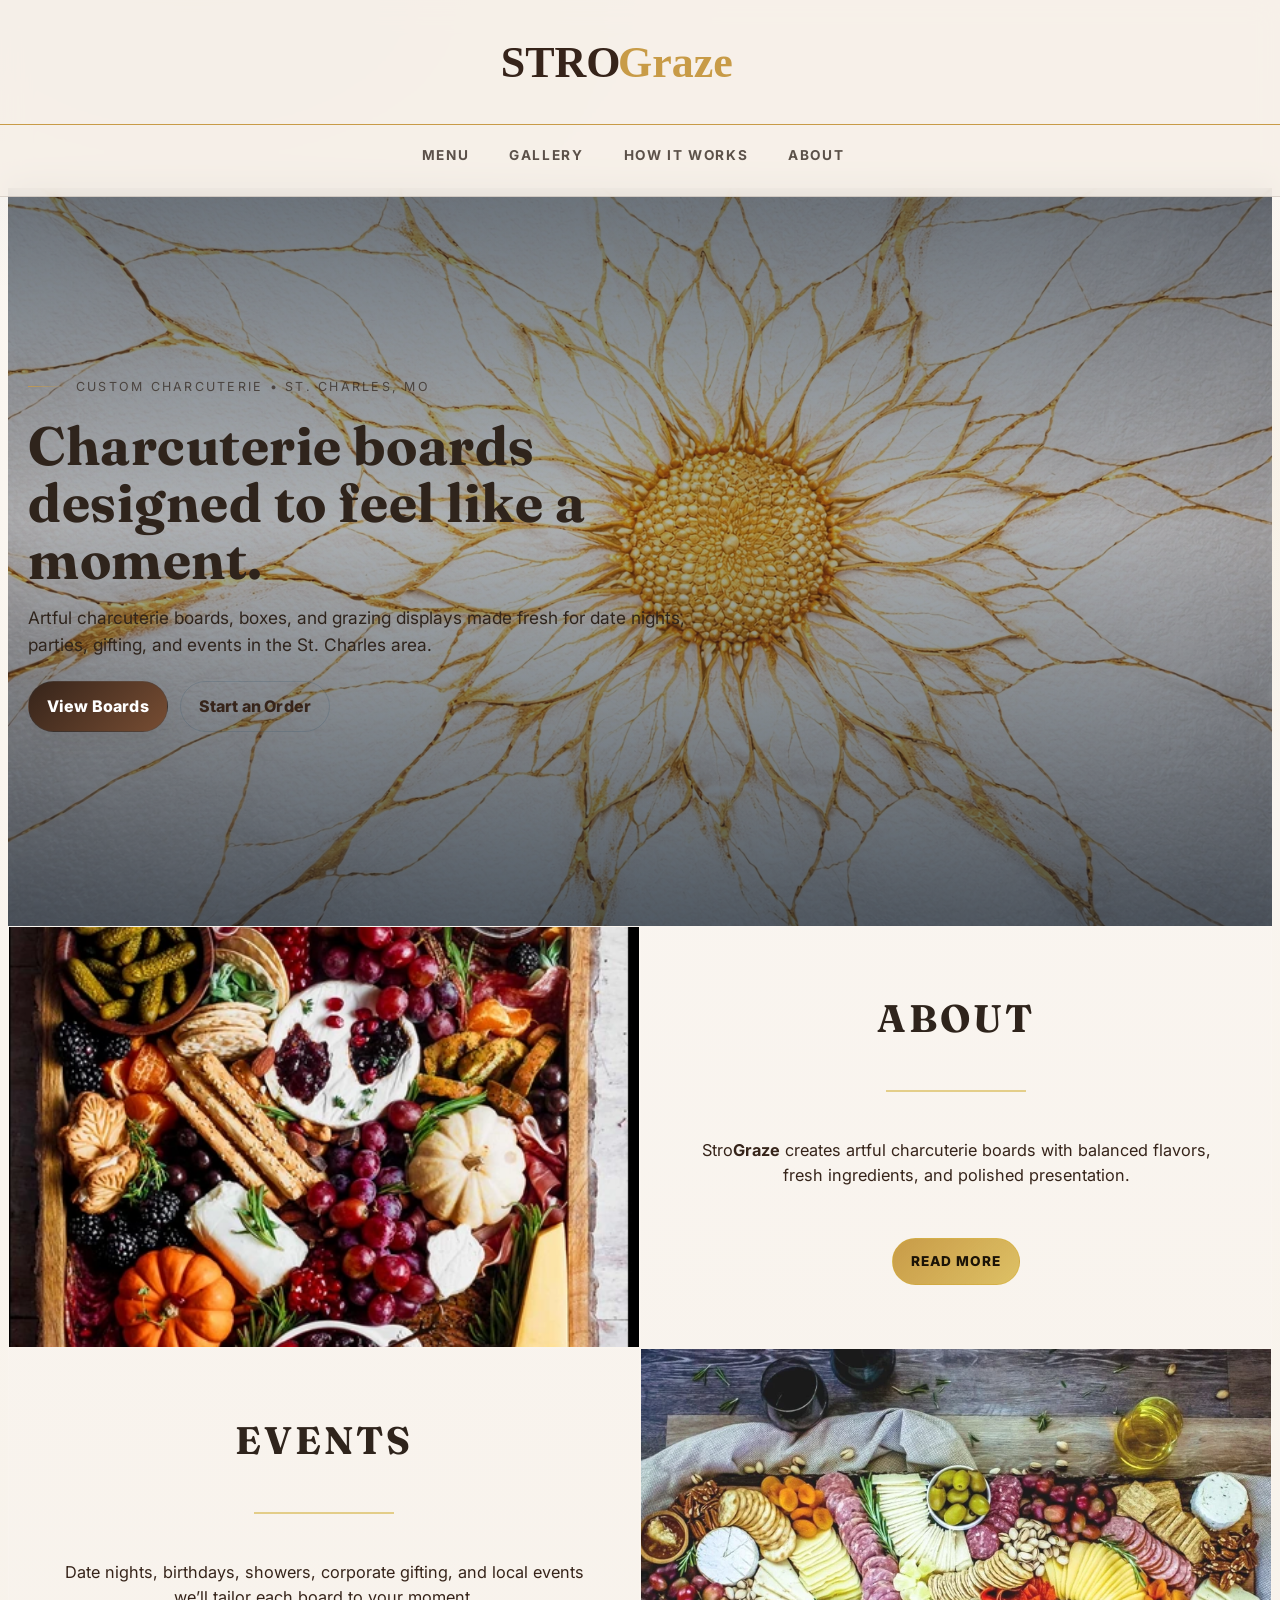
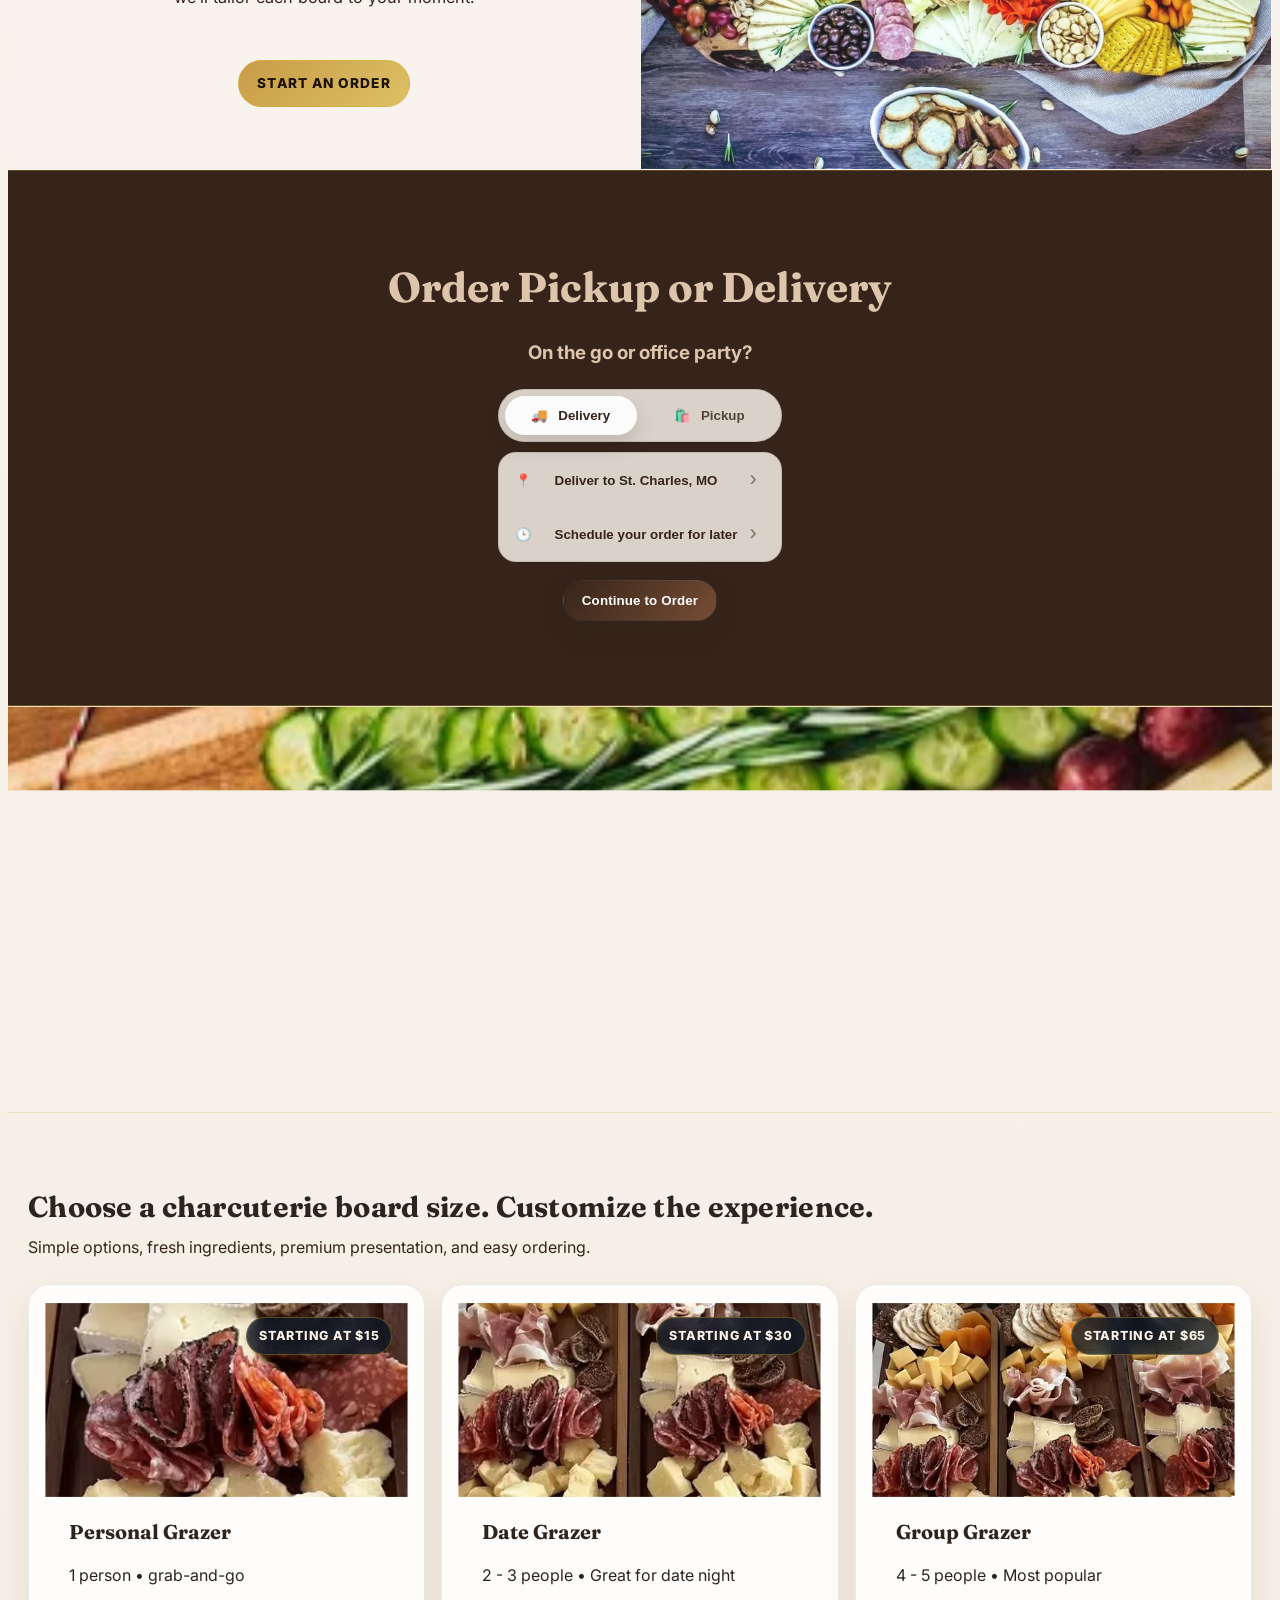
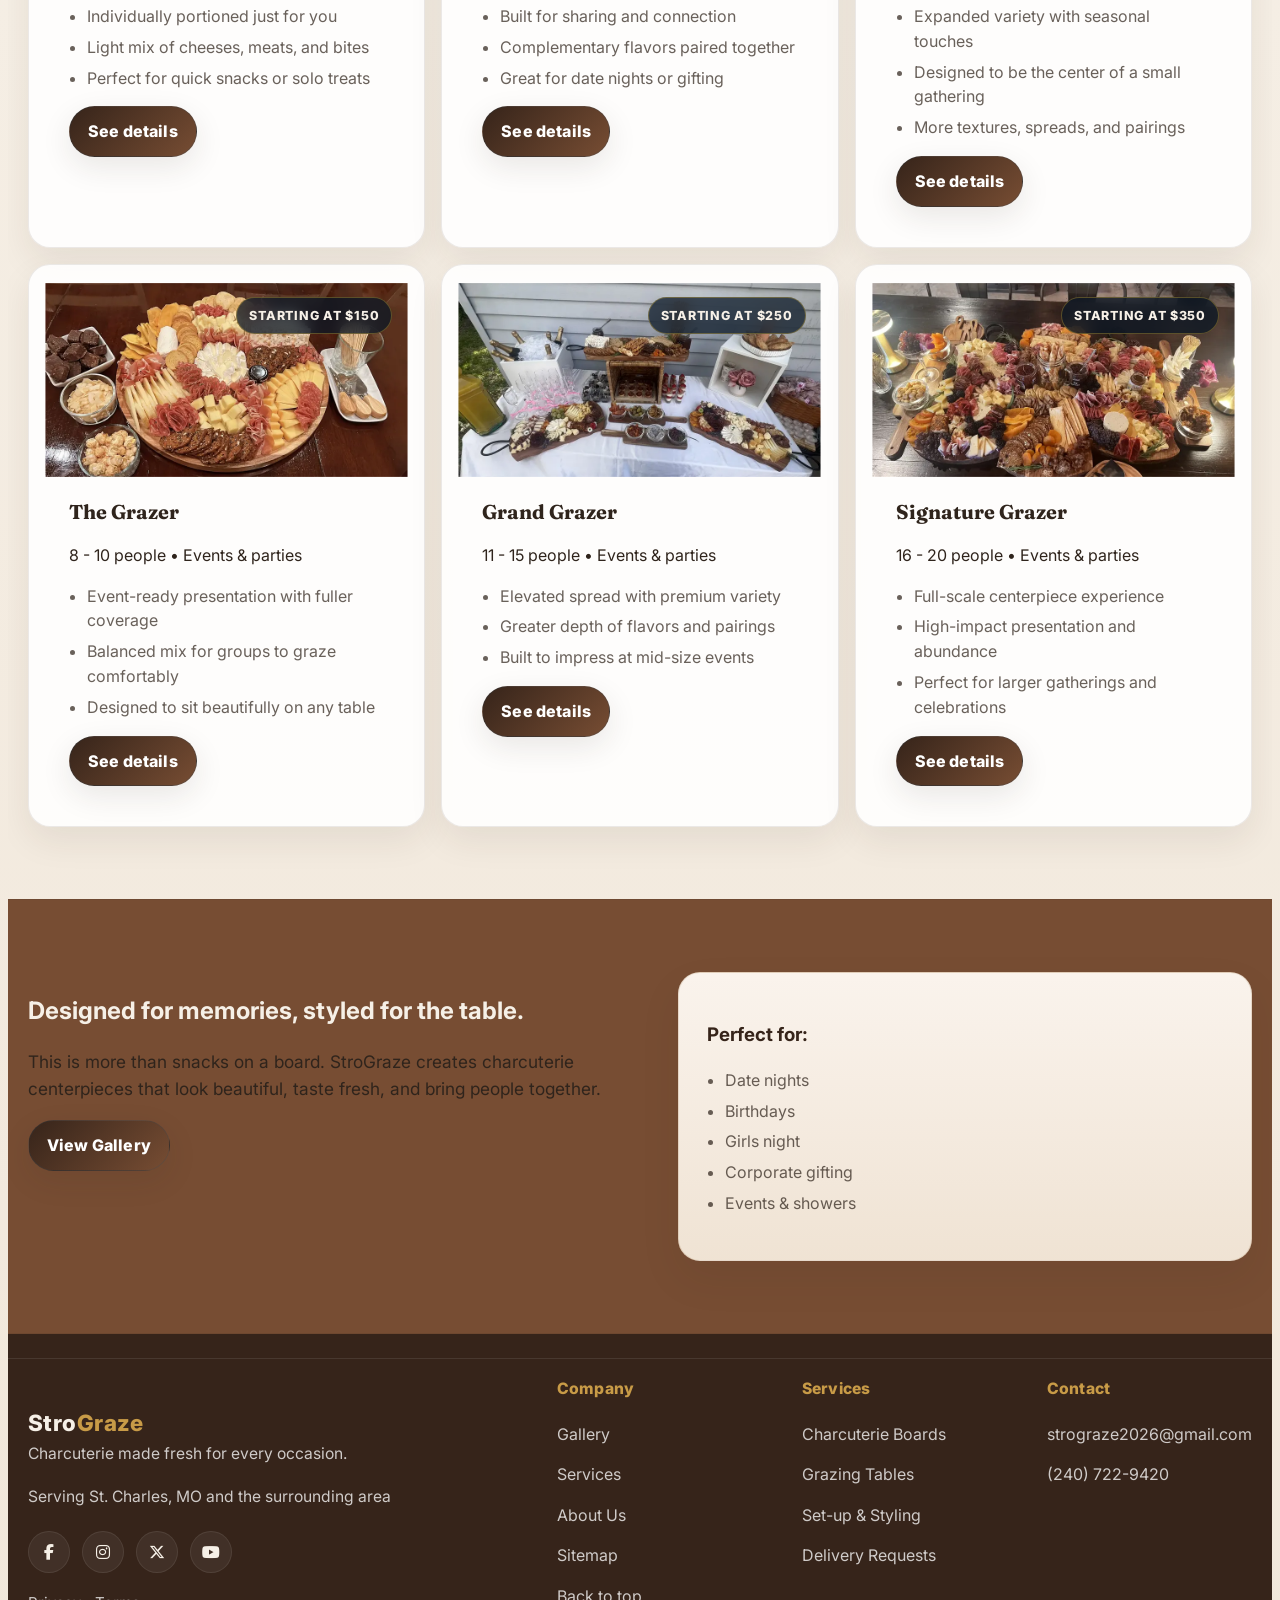
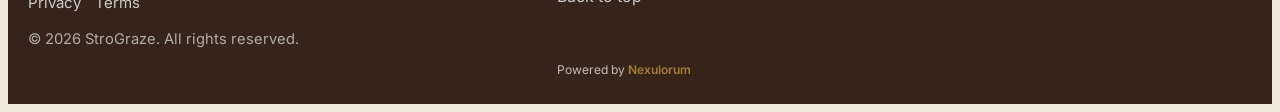
<file: index.html>
<!doctype html>
<html lang="en">
<head>
  <meta charset="utf-8" />
  <meta name="viewport" content="width=device-width,initial-scale=1" />

  <title>Charcuterie Boards in St Charles MO | StroGraze</title>
  <meta name="description" content="StroGraze creates custom charcuterie boards in St Charles, MO for date nights, parties, events, gifting, and grazing displays. Fresh, artful, and easy to order." />

  <link rel="canonical" href="https://strograze.com/" />

  <meta property="og:title" content="Charcuterie Boards in St Charles MO | StroGraze" />
  <meta property="og:description" content="Custom charcuterie boards, grazing boxes, and event-ready displays serving St Charles, MO and the surrounding area." />
  <meta property="og:type" content="website" />
  <meta property="og:url" content="https://strograze.com/" />
  <meta property="og:image" content="https://strograze.com/images/og-charcuterie-board.webp" />

  <meta name="twitter:card" content="summary_large_image" />
  <meta name="twitter:title" content="Charcuterie Boards in St Charles MO | StroGraze" />
  <meta name="twitter:description" content="Custom charcuterie boards and grazing displays for events, gifting, and gatherings in St Charles, MO." />
  <meta name="twitter:image" content="https://strograze.com/images/og-charcuterie-board.webp" />
  <link rel="icon" href="/images/favicon.svg" type="image/svg+xml">
  <link rel="stylesheet" href="css/styles.css" />

  <link rel="preconnect" href="https://fonts.googleapis.com" />
  <link rel="preconnect" href="https://fonts.gstatic.com" crossorigin />
  <link href="https://fonts.googleapis.com/css2?family=Fraunces:opsz,wght@9..144,400;9..144,600;9..144,700&family=Inter:wght@400;500;600;700&display=swap" rel="stylesheet" />
  <link rel="stylesheet" href="https://cdnjs.cloudflare.com/ajax/libs/font-awesome/6.5.2/css/all.min.css" />

  <script type="application/ld+json">
  {
    "@context": "https://schema.org",
    "@type": "LocalBusiness",
    "@id": "https://strograze.com/#business",
    "name": "StroGraze",
    "url": "https://strograze.com/",
    "description": "Custom charcuterie boards, grazing boxes, and event-ready displays serving St Charles, Missouri and the surrounding area.",
    "email": "strograze2026@gmail.com",
    "telephone": "+12407229420",
    "areaServed": [
      "St Charles, MO",
      "St Charles County, MO",
      "St Louis, MO",
      "O'Fallon, MO",
      "St Peters, MO"
    ],
    "address": {
      "@type": "PostalAddress",
      "addressLocality": "St Charles",
      "addressRegion": "MO",
      "addressCountry": "US"
    },
    "priceRange": "$$",
    "servesCuisine": "Charcuterie",
    "sameAs": []
  }
  </script>

  <script type="application/ld+json">
  {
    "@context": "https://schema.org",
    "@type": "WebSite",
    "@id": "https://strograze.com/#website",
    "name": "StroGraze",
    "url": "https://strograze.com/",
    "publisher": {
      "@id": "https://strograze.com/#business"
    }
  }
  </script>
</head>
<body>

  <header class="topbar">
    <div class="topbar-inner container">
      <a class="topbar-brand" href="index.html">
        <img src="images/logo.svg" alt="StroGraze charcuterie St Charles MO">
      </a>

      <div class="topbar-line" aria-hidden="true"></div>

      <div class="topbar-row">
        <nav class="topbar-nav" aria-label="Primary">
          <a href="boards.html">Menu</a>
          
          <a href="gallery.html">Gallery</a>
          <a href="how-it-works.html">How It Works</a>
          <a href="about.html">About</a>
        </nav>

        

        <button class="nav-toggle" aria-label="Open menu" aria-expanded="false" aria-controls="mobileMenu" type="button">
          <svg viewBox="0 0 24 24" aria-hidden="true">
            <path d="M4 6h16M4 12h16M4 18h16" fill="none" stroke="currentColor" stroke-width="2" stroke-linecap="round"/>
          </svg>
        </button>
      </div>

      <div id="mobileMenu" class="mobile-menu" hidden>
        <a href="boards.html">Menu</a>
        <a href="order.html">Order</a>
        <a href="gallery.html">Gallery</a>
        <a href="how-it-works.html">How It Works</a>
        <a href="about.html">About</a>
      </div>
    </div>
  </header>



  <main>
    <section class="hero hero-art">
      <div class="hero-overlay"></div>

      <div class="container hero-inner">
        <div class="hero-copy">
          <p class="eyebrow">Custom Charcuterie • St. Charles, MO</p>
          <h1>Charcuterie boards designed to feel like a moment.</h1>
          <p class="lead">
            Artful charcuterie boards, boxes, and grazing displays made fresh for date nights, parties, gifting, and events in the St. Charles area.
          </p>
          <div class="hero-cta">
            <a class="btn" href="boards.html">View Boards</a>
            <a class="btn btn-ghost" href="order.html">Start an Order</a>
          </div>
        </div>
      </div>
    </section>

<!--side by side -->
    <section class="feature-grid">
      <!-- Tile 1: Rotating images -->
      <div class="tile tile-media tile-media-1">
        <div class="rotator" data-rotator>
          <img class="rotator-img is-active" src="images/Screenshot 2026-01-25 185921.webp" alt="Charcuterie board" />
          <img class="rotator-img" src="images/Screenshot 2026-01-25 192927.webp" alt="Charcuterie board" />
          <img class="rotator-img" src="images/Screenshot 2026-01-25 192941.webp" alt="Charcuterie board" />
        </div>
      </div>

      <!-- Tile 2: About -->
      <div class="tile tile-content tile-about">
        <h2 class="tile-title">About</h2>
        <div class="tile-rule"></div>
        <p class="tile-text">
          Stro<strong>Graze</strong> creates artful charcuterie boards with balanced flavors, fresh ingredients, and polished presentation.
        </p>
        <a class="tile-btn" href="about.html">Read More</a>
      </div>

      <!-- Tile 3: Events / Parties -->
      <div class="tile tile-content tile-events">
        <h2 class="tile-title">Events</h2>
        <div class="tile-rule"></div>
        <p class="tile-text">
          Date nights, birthdays, showers, corporate gifting, and local events we’ll tailor each board to your moment.
        </p>
        <a class="tile-btn" href="order.html">Start an Order</a>
      </div>

      <!-- Tile 4: Rotating images -->
      <div class="tile tile-media tile-media-2">
        <div class="rotator" data-rotator>
          <img class="rotator-img is-active" src="images/Screenshot 2026-01-25 185944.webp" alt="Charcuterie box" />
          <img class="rotator-img" src="images/Screenshot 2026-01-25 190116.webp" alt="Charcuterie box" />
          <img class="rotator-img" src="images/Screenshot 2026-01-25 192909.webp" alt="Charcuterie box" />
        </div>
      </div>
    </section>

<!--CTA Banner -->

    <div class="cta-banner">
    <div class="cta-inner">
      <h2>Order Pickup or Delivery</h2>
      <h3>On the go or office party?</h3>

      <div class="cta-actions">
        <div class="gc-order">
          <div class="gc-toggle" role="tablist" aria-label="Order mode">
            <button class="gc-tab is-active" type="button" data-mode="delivery" aria-selected="true">
              <span class="gc-ico" aria-hidden="true">🚚</span> Delivery
            </button>
            <button class="gc-tab" type="button" data-mode="pickup" aria-selected="false">
              <span class="gc-ico" aria-hidden="true">🛍️</span> Pickup
            </button>
          </div>

          <!-- DELIVERY -->
          <div class="gc-rows" data-panel="delivery">
            <button class="gc-row" type="button" data-action="delivery-address">
              <span class="gc-row-ico" aria-hidden="true">📍</span>
              <span class="gc-row-text">Deliver to <strong>St. Charles, MO</strong></span>
              <span class="gc-arrow" aria-hidden="true">›</span>
            </button>

            <div class="gc-inline-panel" data-inline="delivery-address" hidden>
              <h4>Delivery address</h4>
              <div class="gc-form-grid">
                <label>
                  <span>Street address</span>
                  <input type="text" id="deliveryStreet" placeholder="123 Main St">
                </label>
                <label>
                  <span>City</span>
                  <input type="text" id="deliveryCity" placeholder="St. Charles">
                </label>
                <label>
                  <span>State</span>
                  <input type="text" id="deliveryState" placeholder="MO">
                </label>
                <label>
                  <span>ZIP</span>
                  <input type="text" id="deliveryZip" placeholder="63301">
                </label>
              </div>
            </div>

            <button class="gc-row" type="button" data-action="delivery-schedule">
              <span class="gc-row-ico" aria-hidden="true">🕒</span>
              <span class="gc-row-text">Schedule your order for later</span>
              <span class="gc-arrow" aria-hidden="true">›</span>
            </button>

            <div class="gc-inline-panel" data-inline="delivery-schedule" hidden>
              <h4>Choose a delivery window</h4>
              <div class="gc-form-grid">
                <label>
                  <span>Date</span>
                  <input type="date" id="deliveryDate">
                </label>

                <label>
                  <span>Preferred time window</span>
                  <select id="deliveryWindow">
                    <option value="">Select a window</option>
                    <option value="10:00 AM – 12:00 PM">10:00 AM – 12:00 PM</option>
                    <option value="12:00 PM – 2:00 PM">12:00 PM – 2:00 PM</option>
                    <option value="2:00 PM – 4:00 PM">2:00 PM – 4:00 PM</option>
                    <option value="4:00 PM – 6:00 PM">4:00 PM – 6:00 PM</option>
                  </select>
                </label>
              </div>

              <label class="gc-full">
                <span>Delivery notes</span>
                <textarea id="deliveryNotes" rows="3" placeholder="Gate code, event start time, special instructions..."></textarea>
              </label>

              <p class="gc-helper-text">Requested delivery windows are subject to confirmation after review.</p>
            </div>
          </div>

          <!-- PICKUP -->
          <div class="gc-rows" data-panel="pickup" hidden>
            <button class="gc-row" type="button" data-action="pickup-location">
              <span class="gc-row-ico" aria-hidden="true">📍</span>
              <span class="gc-row-text">Pickup from <strong>St. Charles</strong></span>
              <span class="gc-arrow" aria-hidden="true">›</span>
            </button>

            <div class="gc-inline-panel" data-inline="pickup-location" hidden>
              <h4>Pickup location</h4>
              <p class="gc-location-text">2236 1st Capitol, St. Charles, MO 63301</p>
              <a
                class="btn btn-small"
                href="https://www.google.com/maps/place/2236+1st+Capitol+Dr,+St+Charles,+MO+63301/@38.7791797,-90.5107366,17z/data=!3m1!4b1!4m6!3m5!1s0x87df2f2040c443f3:0xcaa2673f7e4c29b9!8m2!3d38.7791755!4d-90.5081617!16s%2Fg%2F11pvcv1znd?entry=ttu&g_ep=EgoyMDI2MDQyMi4wIKXMDSoASAFQAw%3D%3D"
                target="_blank"
                rel="noopener noreferrer"
              >
                Open in Google Maps
              </a>
            </div>

            <button class="gc-row" type="button" data-action="pickup-schedule">
              <span class="gc-row-ico" aria-hidden="true">🕒</span>
              <span class="gc-row-text">Schedule your order for later</span>
              <span class="gc-arrow" aria-hidden="true">›</span>
            </button>

            <div class="gc-inline-panel" data-inline="pickup-schedule" hidden>
              <h4>Choose a pickup window</h4>
              <div class="gc-form-grid">
                <label>
                  <span>Date</span>
                  <input type="date" id="pickupDate">
                </label>

                <label>
                  <span>Preferred pickup window</span>
                  <select id="pickupWindow">
                    <option value="">Select a window</option>
                    <option value="11:00 AM – 12:00 PM">11:00 AM – 12:00 PM</option>
                    <option value="12:00 PM – 1:00 PM">12:00 PM – 1:00 PM</option>
                    <option value="1:00 PM – 2:00 PM">1:00 PM – 2:00 PM</option>
                    <option value="2:00 PM – 3:00 PM">2:00 PM – 3:00 PM</option>
                    <option value="3:00 PM – 4:00 PM">3:00 PM – 4:00 PM</option>
                  </select>
                </label>
              </div>

              <label class="gc-full">
                <span>Pickup notes</span>
                <textarea id="pickupNotes" rows="3" placeholder="Event time, special requests, anything we should know..."></textarea>
              </label>

              <p class="gc-helper-text">Requested pickup windows are subject to confirmation after review.</p>
            </div>
          </div>

          <div class="gc-submit-wrap">
            <button class="btn" type="button" id="gcContinueBtn">Continue to Order</button>
          </div>
        </div>
      </div>
    </div>
  </div>



<!--Photo background-->
    <section class="parallax-band" data-parallax aria-label="Photo band"></section>


<!-- Board size-->
    <section class="section board_section">
      <div class="container ">
        <h2 class="section-title">Choose a charcuterie board size. Customize the experience.</h2>
        <p class="section-subtitle">Simple options, fresh ingredients, premium presentation, and easy ordering.</p>
        <div class="grid-3">
          <article class="card board-card">
            <div class="card-media">
              <img src="images/singleboard.webp" alt="Personal box charcuterie" loading="lazy">
              <span class="price-pill">Starting at $15</span>
            </div>

            <div class="card-body">
              <h3>Personal Grazer</h3>
              <p class="muted">1 person • grab-and-go</p>
              <ul class="list">
                <li>Individually portioned just for you</li>
                <li>Light mix of cheeses, meats, and bites</li>
                <li>Perfect for quick snacks or solo treats</li>
              </ul>
              <a class="btn" href="boards.html">See details</a>
            </div>
          </article>

          <article class="card board-card">
            <div class="card-media">
              <img src="images/two-board.webp" alt="Sharable box charcuterie" loading="lazy">
              <span class="price-pill">Starting at $30</span>
            </div>
            <div  class="card-body">
              <h3>Date Grazer</h3>
              <p class="muted">2 - 3 people • Great for date night</p>
              <ul class="list">
                <li>Built for sharing and connection</li>
                <li>Complementary flavors paired together</li>
                <li>Great for date nights or gifting</li>
              </ul>
              <a class="btn" href="boards.html">See details</a>
            </div>
          </article>

          <article class="card board-card">
            <div class="card-media">
              <img src="images/multi-board.webp" alt="Personal box charcuterie" loading="lazy">
              <span class="price-pill">Starting at $65</span>
            </div>
            <div  class="card-body">
              <h3>Group Grazer</h3>
              <p class="muted">4 - 5  people • Most popular</p>
              <ul class="list">
                <li>Expanded variety with seasonal touches</li>
                <li>Designed to be the center of a small gathering</li>
                <li>More textures, spreads, and pairings</li>
              </ul>
              <a class="btn" href="boards.html">See details</a>
            </div>
          </article>

          <article class="card board-card">
            <div class="card-media">
              <img src="images/10-person.webp" alt="Personal box charcuterie" loading="lazy">
              <span class="price-pill">Starting at $150</span>
            </div>
            <div  class="card-body">
              <h3>The Grazer</h3>
              <p class="muted">8 - 10 people • Events & parties</p>
              <ul class="list">
                <li>Event-ready presentation with fuller coverage</li>
                <li>Balanced mix for groups to graze comfortably</li>
                <li>Designed to sit beautifully on any table</li>
              </ul>
              <a class="btn" href="boards.html">See details</a>
            </div>
          </article>
          <article class="card board-card">
            <div class="card-media">
              <img src="images/15-peole.webp" alt="Personal box charcuterie" loading="lazy">
              <span class="price-pill">Starting at $250</span>
            </div>
            <div  class="card-body">
              <h3>Grand Grazer</h3>
              <p class="muted">11 - 15 people • Events & parties</p>
              <ul class="list">
                <li>Elevated spread with premium variety</li>
                <li>Greater depth of flavors and pairings</li>
                <li>Built to impress at mid-size events</li>
              </ul>
              <a class="btn" href="boards.html">See details</a>
            </div>
          </article>
          <article class="card board-card">
            <div class="card-media">
              <img src="images/20-people.webp" alt="Personal box charcuterie" loading="lazy">
              <span class="price-pill">Starting at $350</span>
            </div>
            <div  class="card-body">
              <h3>Signature Grazer</h3>
              <p class="muted">16 - 20 people • Events & parties</p>
              <ul class="list">
                <li>Full-scale centerpiece experience</li>
                <li>High-impact presentation and abundance</li>
                <li>Perfect for larger gatherings and celebrations</li>
              </ul>
              <a class="btn" href="boards.html">See details</a>
            </div>
          </article>
        </div>
      </div>
    </section>
<!--Gallery-->
    <section class="section section-alt home-memories">
      <div class="container split">
        <div>
          <h2>Designed for memories, styled for the table.</h2>
          <p class="lead">
            This is more than snacks on a board. StroGraze creates charcuterie centerpieces that look beautiful, taste fresh, and bring people together.
          </p>
          <a class="btn" href="gallery.html">View Gallery</a>
        </div>
        <div class="callout">
          <h3>Perfect for:</h3>
          <ul class="list">
            <li>Date nights</li>
            <li>Birthdays</li>
            <li>Girls night</li>
            <li>Corporate gifting</li>
            <li>Events & showers</li>
          </ul>
        </div>
      </div>
    </section>

  </main>

  <footer class="site-footer">
    <div class="container footer-inner">
      <div class="footer__left">
        <div>
          <div class="footer__name">Stro<span>Graze</span></div>
          <div class="footer__tag">
            Charcuterie made fresh for every occasion.
            <p>Serving St. Charles, MO and the surrounding area</p>
          </div>

          <div class="footer__socials">
            <a href="#" aria-label="Facebook"><i class="fa-brands fa-facebook-f"></i></a>
            <a href="#" aria-label="Instagram"><i class="fa-brands fa-instagram"></i></a>
            <a href="#" aria-label="X"><i class="fa-brands fa-x-twitter"></i></a>
            <a href="#" aria-label="YouTube"><i class="fa-brands fa-youtube"></i></a>
          </div>

          <div class="footer__legal">
            <a href="/privacy.html">Privacy</a>
            <a href="/terms.html">Terms</a>
          </div>

          <p class="footer__copy">© <span id="year"></span> StroGraze. All rights reserved.</p>
        </div>
      </div>

      <div class="footer__right">
        <div class="footer__column">
          <h3 class="footer__heading">Company</h3>
          <a href="/gallery.html">Gallery</a>
          <a href="/boards.html">Services</a>
          <a href="/about.html">About Us</a>
          <a href="/sitemap.html">Sitemap</a>
          <a href="#top">Back to top</a>
        </div>

        <div class="footer__column">
          <h3 class="footer__heading">Services</h3>
          <a href="/boards.html">Charcuterie Boards</a>
          <a href="/boards.html#grazing-tables">Grazing Tables</a>
          <a href="/boards.html">Set-up &amp; Styling</a>
          <a href="/order.html">Delivery Requests</a>
        </div>

        <div class="footer__column">
          <h3 class="footer__heading">Contact</h3>
          <a href="mailto:strograze2026@gmail.com">strograze2026@gmail.com</a>
          <a href="tel:+12407229420">(240) 722-9420</a>
        </div>

        <div class="powered-by-nexulorum">
          Powered by
          <a href="https://www.nexulorum.com" target="_blank" rel="noopener noreferrer">Nexulorum</a>
        </div>
      </div>
    </div>
  </footer>

  <script src="/js/main.js"></script>
  <script>
    document.getElementById('year').textContent = new Date().getFullYear();
  </script>

</body>
</html>
</file>
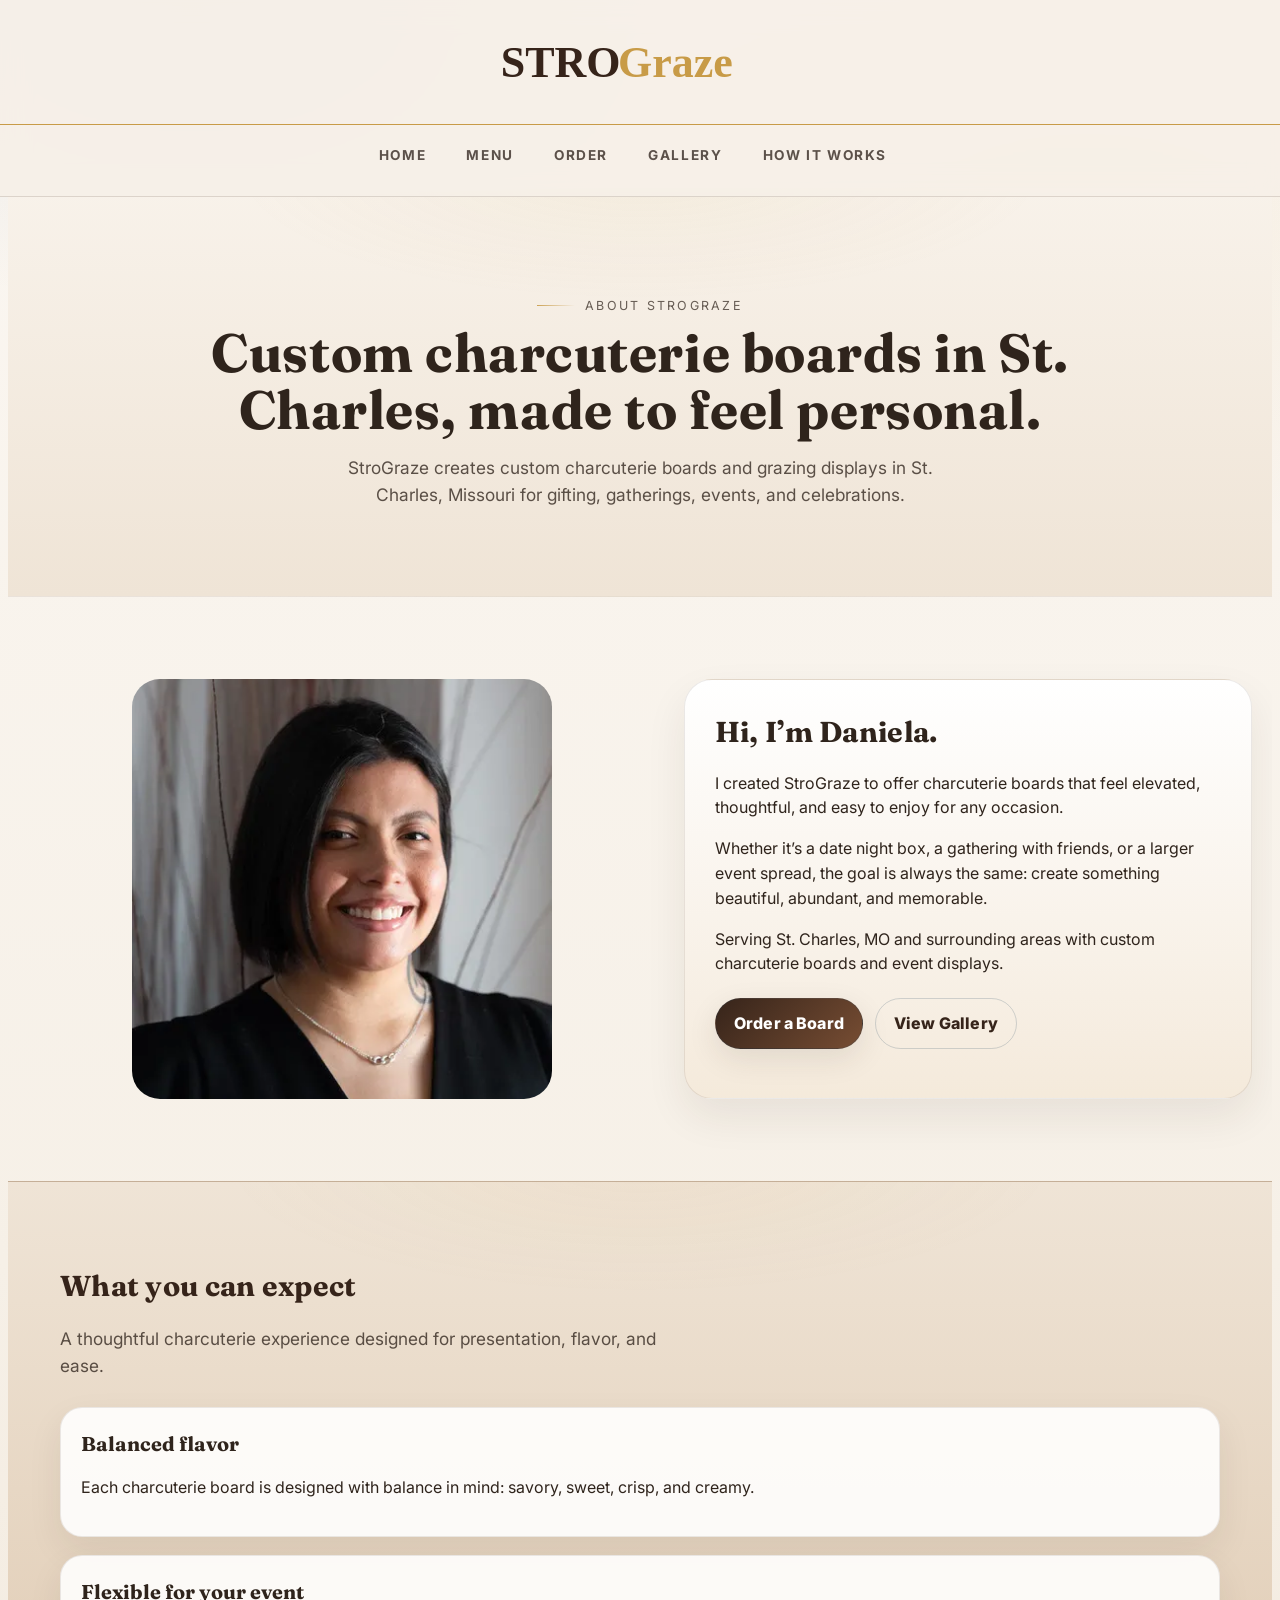
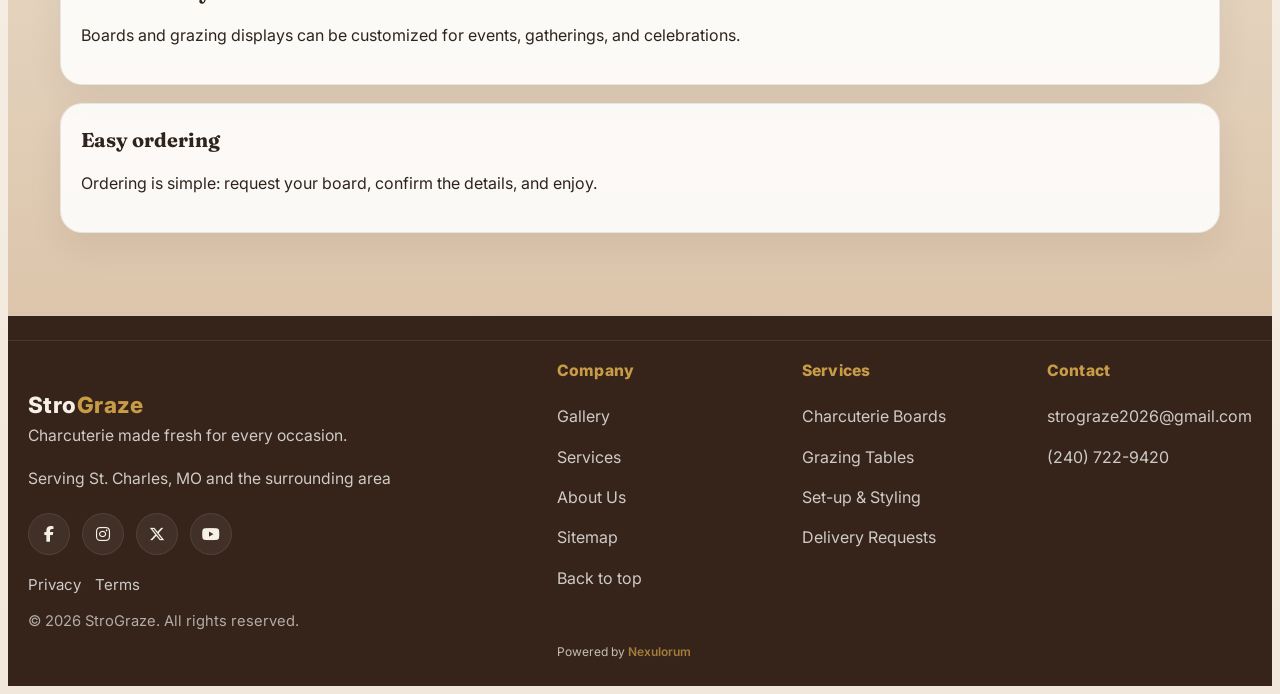
<file: about.html>
<!doctype html>
<html lang="en">
<head>
  <meta charset="utf-8" />
  <meta name="viewport" content="width=device-width,initial-scale=1" />

  <title>About StroGraze | Charcuterie Boards in St Charles MO</title>
  <meta name="description" content="Learn about StroGraze, a St Charles, MO charcuterie business creating custom boards, grazing boxes, and styled displays for gifting, gatherings, and events." />

  <link rel="canonical" href="https://strograze.com/about.html" />

  <meta property="og:title" content="About StroGraze | Charcuterie Boards in St Charles MO" />
  <meta property="og:description" content="StroGraze creates custom charcuterie boards and grazing displays for St Charles, MO events, gifting, and gatherings." />
  <meta property="og:type" content="website" />
  <meta property="og:url" content="https://strograze.com/about.html" />
  <meta property="og:image" content="https://strograze.com/images/og-charcuterie-board.webp" />

  <meta name="twitter:card" content="summary_large_image" />
  <meta name="twitter:title" content="About StroGraze | St Charles MO Charcuterie" />
  <meta name="twitter:description" content="Custom charcuterie boards and grazing displays made for St Charles, MO gatherings and events." />
  <meta name="twitter:image" content="https://strograze.com/images/og-charcuterie-board.webp" />
  <link rel="icon" href="/images/favicon.svg" type="image/svg+xml">

  <link rel="stylesheet" href="css/styles.css" />

  <link rel="preconnect" href="https://fonts.googleapis.com" />
  <link rel="preconnect" href="https://fonts.gstatic.com" crossorigin />
  <link href="https://fonts.googleapis.com/css2?family=Fraunces:opsz,wght@9..144,400;9..144,600;9..144,700&family=Inter:wght@400;500;600;700&display=swap" rel="stylesheet" />
  <link rel="stylesheet" href="https://cdnjs.cloudflare.com/ajax/libs/font-awesome/6.5.2/css/all.min.css" />

  <script type="application/ld+json">
  {
    "@context": "https://schema.org",
    "@type": "LocalBusiness",
    "@id": "https://strograze.com/#business",
    "name": "StroGraze",
    "url": "https://strograze.com/",
    "description": "Custom charcuterie boards, grazing boxes, and event-ready displays serving St Charles, Missouri and the surrounding area.",
    "email": "strograze2026@gmail.com",
    "telephone": "+12407229420",
    "areaServed": [
      "St Charles, MO",
      "St Charles County, MO",
      "St Louis, MO",
      "O'Fallon, MO",
      "St Peters, MO"
    ],
    "address": {
      "@type": "PostalAddress",
      "addressLocality": "St Charles",
      "addressRegion": "MO",
      "addressCountry": "US"
    },
    "priceRange": "$$",
    "servesCuisine": "Charcuterie",
    "sameAs": []
  }
  </script>

  <script type="application/ld+json">
  {
    "@context": "https://schema.org",
    "@type": "AboutPage",
    "@id": "https://strograze.com/about.html#webpage",
    "url": "https://strograze.com/about.html",
    "name": "About StroGraze",
    "description": "About page for StroGraze, a St Charles, Missouri charcuterie business.",
    "isPartOf": {
      "@id": "https://strograze.com/#website"
    },
    "about": {
      "@id": "https://strograze.com/#business"
    }
  }
  </script>
</head>
<body class="page-about">

  <header class="topbar">
    <div class="topbar-inner container">
      <a class="topbar-brand" href="index.html">
        <img src="images/logo.svg" alt="StroGraze charcuterie St Charles MO">
      </a>

      <div class="topbar-line" aria-hidden="true"></div>

      <div class="topbar-row">
        <nav class="topbar-nav" aria-label="Primary">
          <a href="index.html">Home</a>
          <a href="boards.html">Menu</a>
          <a href="order.html">Order</a>
          <a href="gallery.html">Gallery</a>
          <a href="how-it-works.html">How It Works</a>
          <!--<a href="about.html">About</a>-->
        </nav>



        <button class="nav-toggle" aria-label="Open menu" aria-expanded="false" aria-controls="mobileMenu" type="button">
          <svg viewBox="0 0 24 24" aria-hidden="true">
            <path d="M4 6h16M4 12h16M4 18h16" fill="none" stroke="currentColor" stroke-width="2" stroke-linecap="round"/>
          </svg>
        </button>
      </div>

      <div id="mobileMenu" class="mobile-menu" hidden>
        <a href="index.html">Home</a>
        <a href="boards.html">Menu</a>
        <a href="order.html">Order</a>
        <a href="gallery.html">Gallery</a>
        <a href="how-it-works.html">How It Works</a>
        <!--<a href="about.html">About</a>-->
      </div>
    </div>
  </header>



  <main>

    <section class="hero">
        <div class="container">
        <div class="eyebrow">About StroGraze</div>
          <h1>Custom charcuterie boards in St. Charles, made to feel personal.</h1>
          <p class="lead">StroGraze creates custom charcuterie boards and grazing displays in St. Charles, Missouri for gifting, gatherings, events, and celebrations.</p>
        </div>
    </section>

    <section class="section">
      <div class="container">
        <div class="split about-owner-split">

          <div class="about-owner-photo">
            <img src="images/founder-img.webp" alt="Daniela, owner of StroGraze in St. Charles, MO">
          </div>

          <div class="card">
            <h2 class="section-title">Hi, I’m Daniela.</h2>
            <p class="muted">I created StroGraze to offer charcuterie boards that feel elevated, thoughtful, and easy to enjoy for any occasion.</p>
            <p class="muted">Whether it’s a date night box, a gathering with friends, or a larger event spread, the goal is always the same: create something beautiful, abundant, and memorable.</p>
            <p class="muted">Serving St. Charles, MO and surrounding areas with custom charcuterie boards and event displays.</p>

            <div class="hero-cta">
              <a class="btn" href="order.html">Order a Board</a>
              <a class="btn btn-ghost" href="gallery.html">View Gallery</a>
            </div>
          </div>

        </div>
      </div>
    </section>

    <section class="section section-alt">
      <div class="container">
        <h2 class="section-title">What you can expect</h2>
        <p class="lead">A thoughtful charcuterie experience designed for presentation, flavor, and ease.</p>

        <div class="about-expect-grid">
          <div class="card">
            <h3>Balanced flavor</h3>
            <p class="muted">Each charcuterie board is designed with balance in mind: savory, sweet, crisp, and creamy.</p>
          </div>

          <div class="card">
            <h3>Flexible for your event</h3>
            <p class="muted">Boards and grazing displays can be customized for events, gatherings, and celebrations.</p>
          </div>

          <div class="card">
            <h3>Easy ordering</h3>
            <p class="muted">Ordering is simple: request your board, confirm the details, and enjoy.</p>
          </div>
        </div>
      </div>
    </section>

    </main>


  <footer class="site-footer">
    <div class="container footer-inner">
      <div class="footer__left">
        <div>
          <div class="footer__name">Stro<span>Graze</span></div>
          <div class="footer__tag">
            Charcuterie made fresh for every occasion.
            <p>Serving St. Charles, MO and the surrounding area</p>
          </div>

          <div class="footer__socials">
            <a href="#" aria-label="Facebook"><i class="fa-brands fa-facebook-f"></i></a>
            <a href="#" aria-label="Instagram"><i class="fa-brands fa-instagram"></i></a>
            <a href="#" aria-label="X"><i class="fa-brands fa-x-twitter"></i></a>
            <a href="#" aria-label="YouTube"><i class="fa-brands fa-youtube"></i></a>
          </div>

          <div class="footer__legal">
            <a href="/privacy.html">Privacy</a>
            <a href="/terms.html">Terms</a>
          </div>

          <p class="footer__copy">© <span id="year"></span> StroGraze. All rights reserved.</p>
        </div>
      </div>

      <div class="footer__right">
        <div class="footer__column">
          <h3 class="footer__heading">Company</h3>
          <a href="/gallery.html">Gallery</a>
          <a href="/boards.html">Services</a>
          <a href="/about.html">About Us</a>
          <a href="/sitemap.html">Sitemap</a>
          <a href="#top">Back to top</a>
        </div>

        <div class="footer__column">
          <h3 class="footer__heading">Services</h3>
          <a href="/boards.html">Charcuterie Boards</a>
          <a href="/boards.html#grazing-tables">Grazing Tables</a>
          <a href="/boards.html">Set-up &amp; Styling</a>
          <a href="/order.html">Delivery Requests</a>
        </div>

        <div class="footer__column">
          <h3 class="footer__heading">Contact</h3>
          <a href="mailto:strograze2026@gmail.com">strograze2026@gmail.com</a>
          <a href="tel:+12407229420">(240) 722-9420</a>
        </div>

        <div class="powered-by-nexulorum">
          Powered by
          <a href="https://www.nexulorum.com" target="_blank" rel="noopener noreferrer">Nexulorum</a>
        </div>
      </div>
    </div>
  </footer>

  <script src="/js/main.js"></script>
  <script>
    document.getElementById('year').textContent = new Date().getFullYear();
  </script>
</body>
</html>
</file>
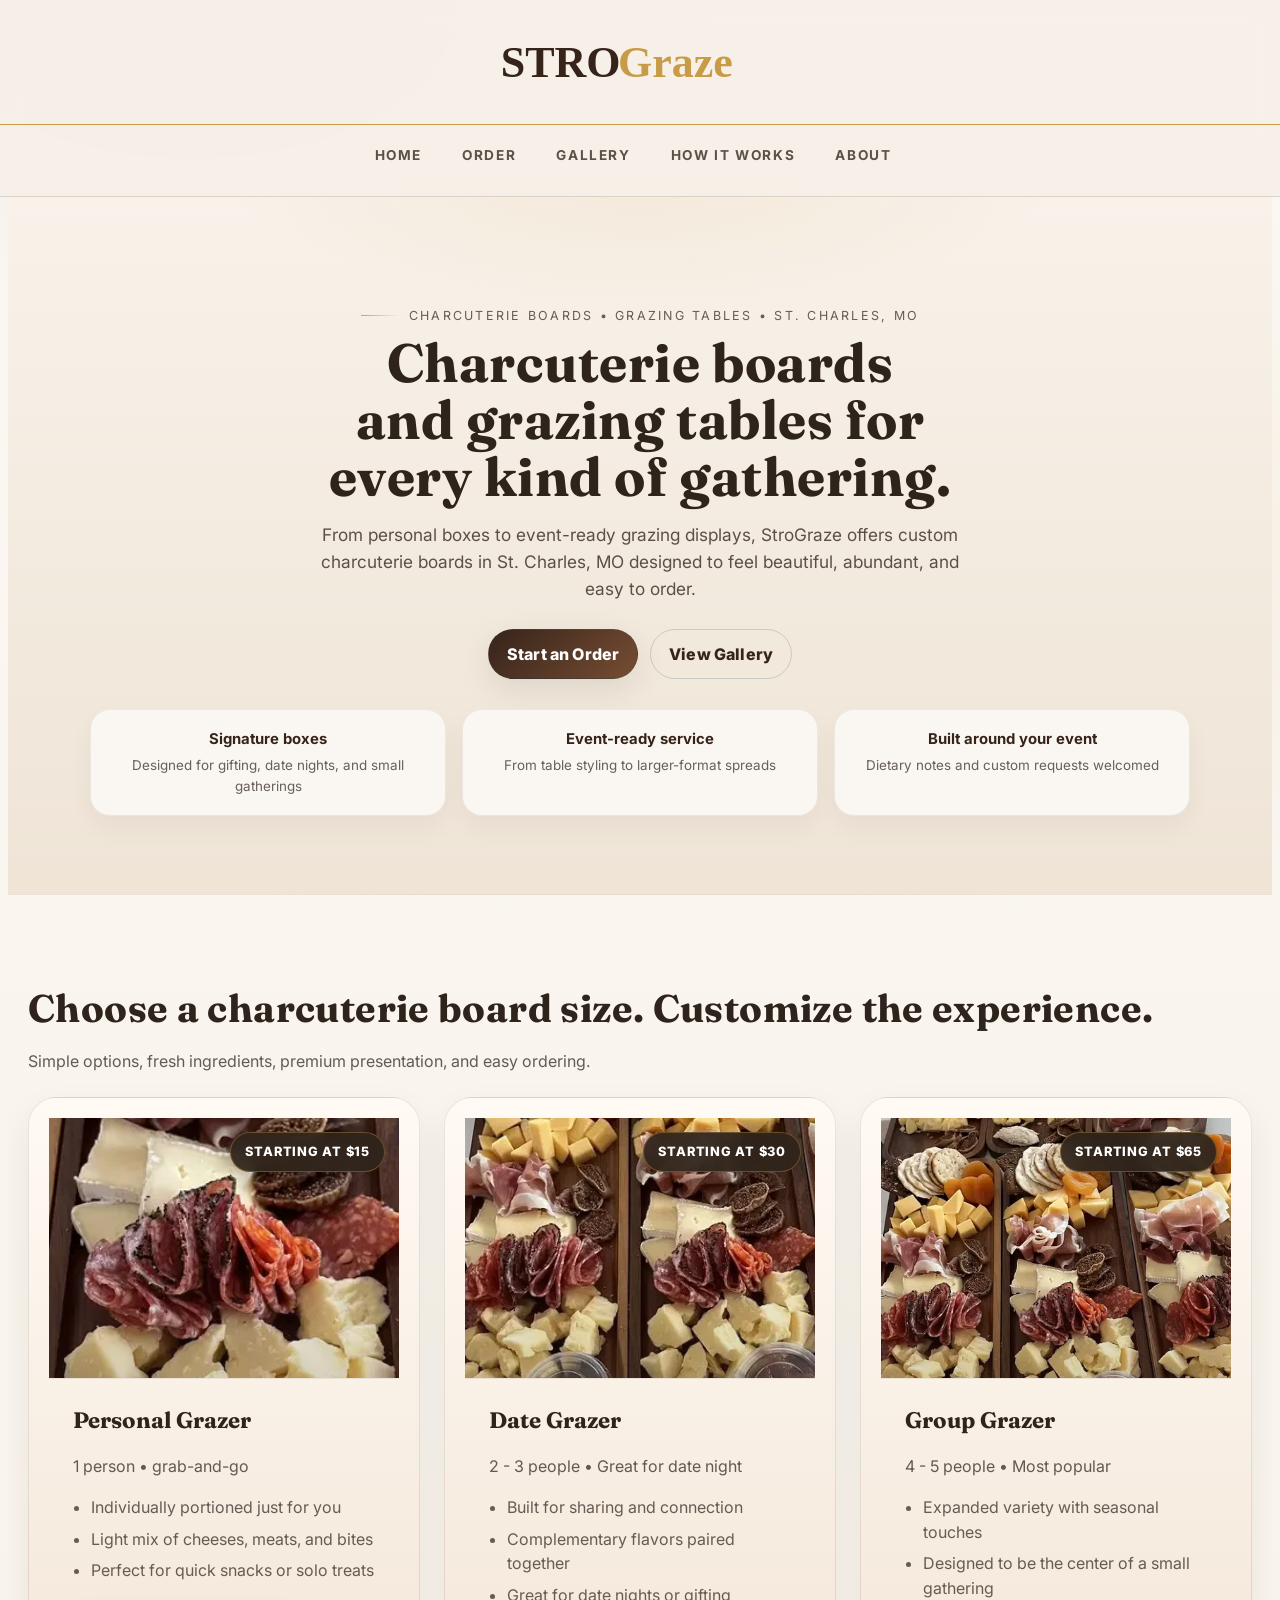
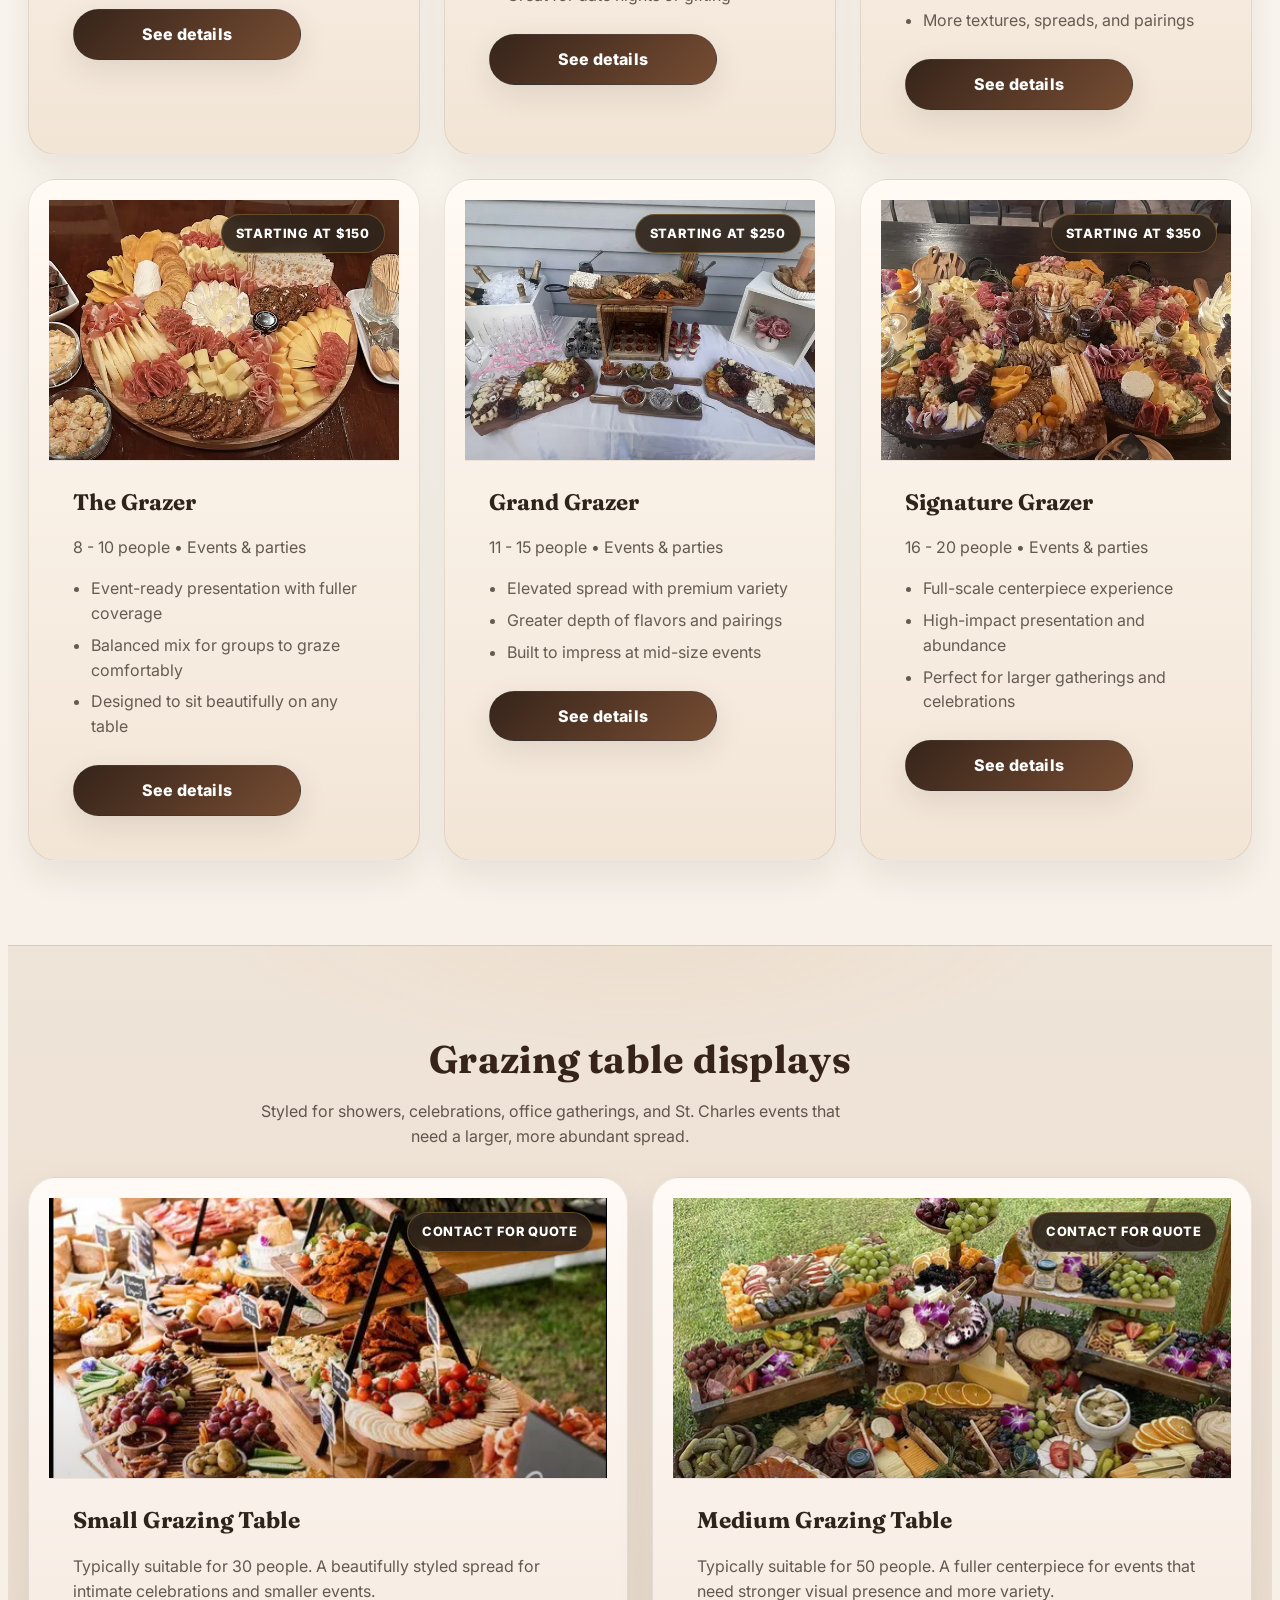
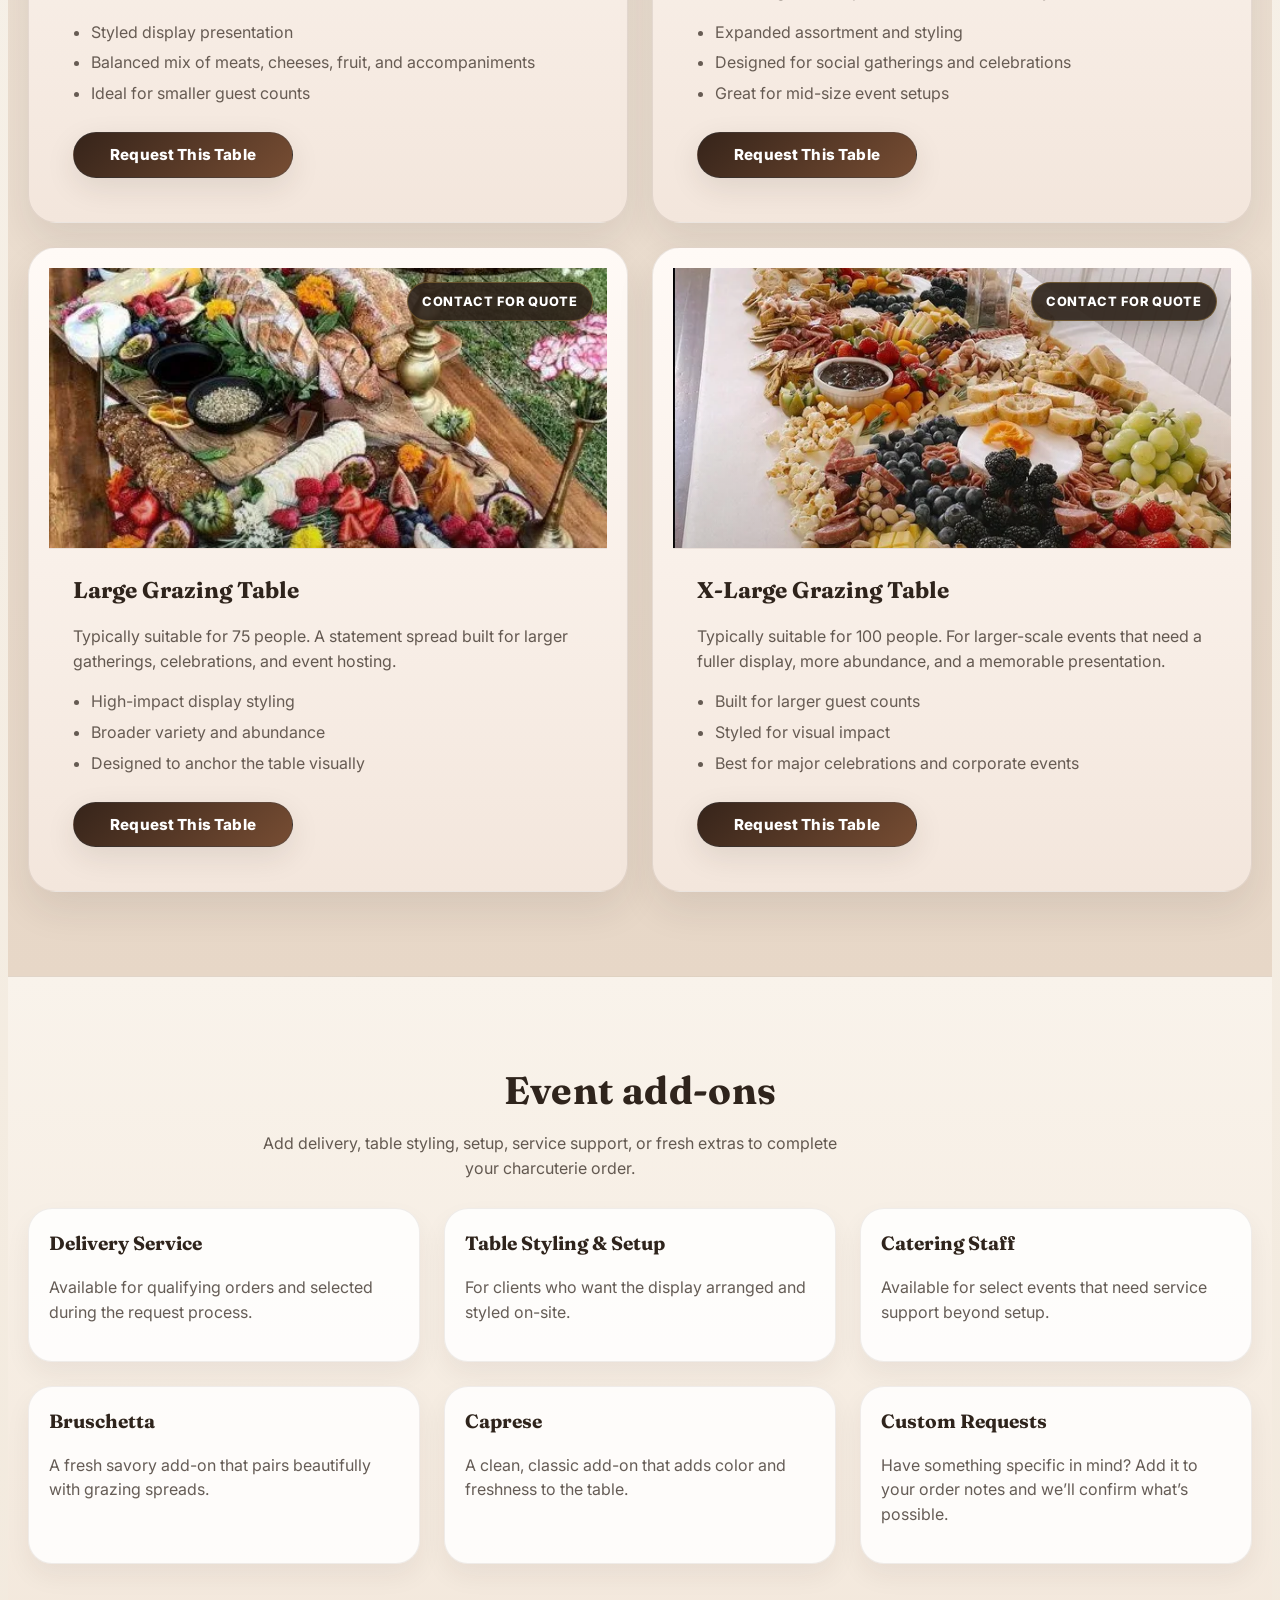
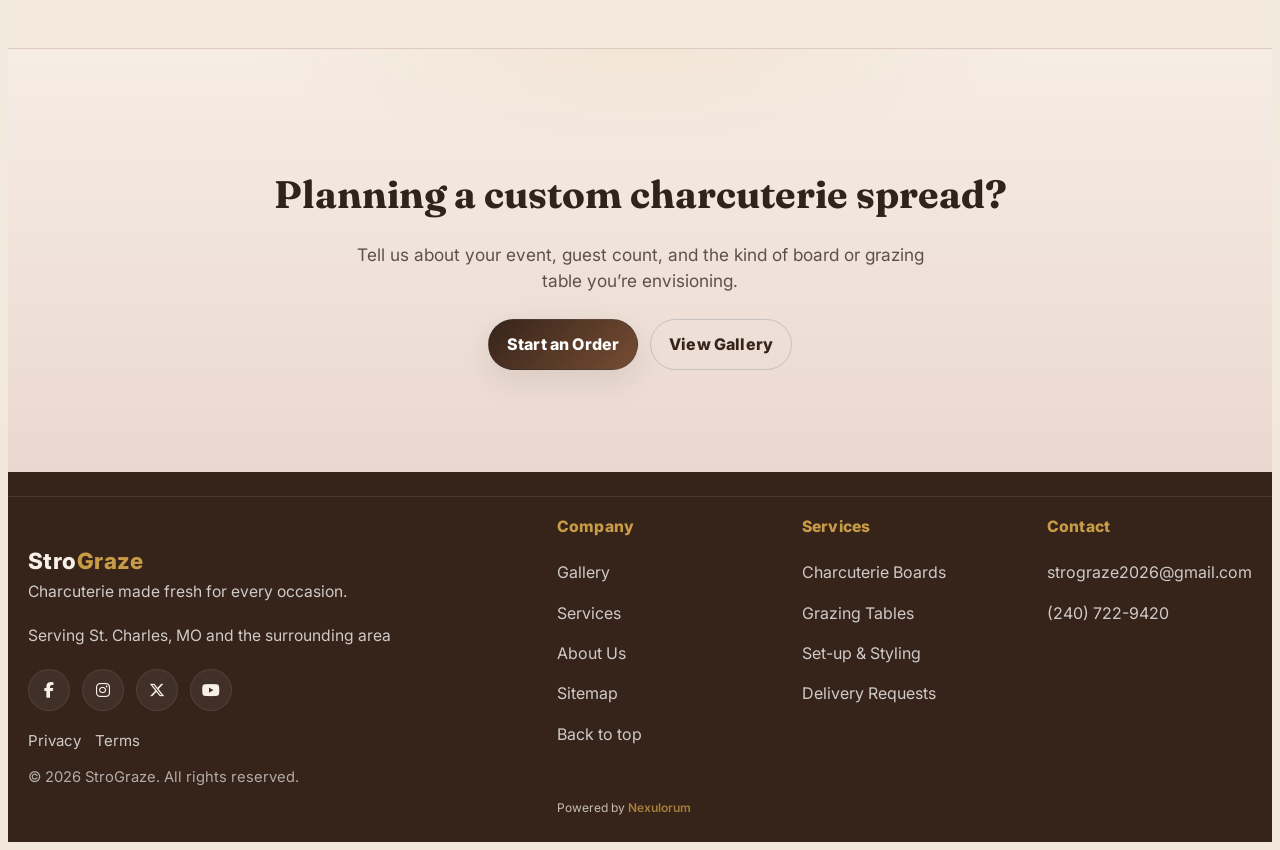
<file: boards.html>
<!doctype html>
<html lang="en">
<head>
  <meta charset="utf-8" />
  <meta name="viewport" content="width=device-width,initial-scale=1" />

  <title>Charcuterie Boards & Grazing Tables in St Charles MO | StroGraze</title>
  <meta name="description" content="Explore StroGraze charcuterie board sizes, grazing tables, delivery options, setup services, and event add-ons for St Charles, MO parties and gatherings." />

  <link rel="canonical" href="https://strograze.com/boards.html" />

  <meta property="og:title" content="Charcuterie Boards & Grazing Tables in St Charles MO | StroGraze" />
  <meta property="og:description" content="Browse charcuterie boxes, boards, grazing tables, and event add-ons from StroGraze in St Charles, MO." />
  <meta property="og:type" content="website" />
  <meta property="og:url" content="https://strograze.com/boards.html" />
  <meta property="og:image" content="https://strograze.com/images/og-charcuterie-board.webp" />

  <meta name="twitter:card" content="summary_large_image" />
  <meta name="twitter:title" content="Charcuterie Boards & Grazing Tables | StroGraze" />
  <meta name="twitter:description" content="Custom charcuterie boards and grazing table options for St Charles, MO events." />
  <meta name="twitter:image" content="https://strograze.com/images/og-charcuterie-board.webp" />
  <link rel="icon" href="/images/favicon.svg" type="image/svg+xml">
  <link rel="stylesheet" href="css/styles.css" />

  <link rel="preconnect" href="https://fonts.googleapis.com" />
  <link rel="preconnect" href="https://fonts.gstatic.com" crossorigin />
  <link href="https://fonts.googleapis.com/css2?family=Fraunces:opsz,wght@9..144,400;9..144,600;9..144,700&family=Inter:wght@400;500;600;700&display=swap" rel="stylesheet" />
  <link rel="stylesheet" href="https://cdnjs.cloudflare.com/ajax/libs/font-awesome/6.5.2/css/all.min.css" />

  <script type="application/ld+json">
  {
    "@context": "https://schema.org",
    "@type": "LocalBusiness",
    "@id": "https://strograze.com/#business",
    "name": "StroGraze",
    "url": "https://strograze.com/",
    "description": "Custom charcuterie boards, grazing boxes, and event-ready displays serving St Charles, Missouri and the surrounding area.",
    "email": "strograze2026@gmail.com",
    "telephone": "+12407229420",
    "areaServed": [
      "St Charles, MO",
      "St Charles County, MO",
      "St Louis, MO",
      "O'Fallon, MO",
      "St Peters, MO"
    ],
    "address": {
      "@type": "PostalAddress",
      "addressLocality": "St Charles",
      "addressRegion": "MO",
      "addressCountry": "US"
    },
    "priceRange": "$$",
    "servesCuisine": "Charcuterie",
    "sameAs": []
  }
  </script>

  <script type="application/ld+json">
  {
    "@context": "https://schema.org",
    "@type": "CollectionPage",
    "@id": "https://strograze.com/boards.html#webpage",
    "url": "https://strograze.com/boards.html",
    "name": "Charcuterie Boards & Grazing Tables in St Charles MO",
    "description": "A menu page featuring StroGraze charcuterie boards, grazing tables, and event add-ons.",
    "isPartOf": {
      "@id": "https://strograze.com/#website"
    },
    "about": {
      "@id": "https://strograze.com/#business"
    }
  }
  </script>
</head>
<body class="page-boards">

  <header class="topbar">
    <div class="topbar-inner container">
      <a class="topbar-brand" href="index.html">
        <img src="images/logo.svg" alt="StroGraze charcuterie St Charles MO">
      </a>

      <div class="topbar-line" aria-hidden="true"></div>

      <div class="topbar-row">
        <nav class="topbar-nav" aria-label="Primary">
          <a href="index.html">Home</a>
          <a href="order.html">Order</a>
          <a href="gallery.html">Gallery</a>
          <a href="how-it-works.html">How It Works</a>
          <a href="about.html">About</a>
        </nav>

        

        <button class="nav-toggle" aria-label="Open menu" aria-expanded="false" aria-controls="mobileMenu" type="button">
          <svg viewBox="0 0 24 24" aria-hidden="true">
            <path d="M4 6h16M4 12h16M4 18h16" fill="none" stroke="currentColor" stroke-width="2" stroke-linecap="round"/>
          </svg>
        </button>
      </div>

      <div id="mobileMenu" class="mobile-menu" hidden>
        <a href="index.html">Home</a>
        <a href="order.html">Order</a>
        <a href="gallery.html">Gallery</a>
        <a href="how-it-works.html">How It Works</a>
        <a href="about.html">About</a>
      </div>
    </div>
  </header>

  <main>
    <section class="hero boards-hero">
      <div class="container boards-hero-inner">
        <div class="eyebrow">Charcuterie Boards • Grazing Tables • St. Charles, MO</div>
        <h1>Charcuterie boards and grazing tables for every kind of gathering.</h1>
        <p class="lead">From personal boxes to event-ready grazing displays, StroGraze offers custom charcuterie boards in St. Charles, MO designed to feel beautiful, abundant, and easy to order.</p>

        <div class="hero-cta">
          <a class="btn" href="order.html">Start an Order</a>
          <a class="btn btn-ghost" href="gallery.html">View Gallery</a>
        </div>

        <div class="trust boards-trust">
          <div class="trust-item"><strong>Signature boxes</strong><span>Designed for gifting, date nights, and small gatherings</span></div>
          <div class="trust-item"><strong>Event-ready service</strong><span>From table styling to larger-format spreads</span></div>
          <div class="trust-item"><strong>Built around your event</strong><span>Dietary notes and custom requests welcomed</span></div>
        </div>
      </div>
    </section>

    <section class="section board_section">
      <div class="container ">
        <h2 class="section-title">Choose a charcuterie board size. Customize the experience.</h2>
        <p class="section-subtitle">Simple options, fresh ingredients, premium presentation, and easy ordering.</p>
        <div class="grid-3">
          <article class="card board-card">
            <div class="card-media">
              <img src="images/singleboard.webp" alt="Personal box charcuterie" loading="lazy">
              <span class="price-pill">Starting at $15</span>
            </div>

            <div class="card-body">
              <h3>Personal Grazer</h3>
              <p class="muted">1 person • grab-and-go</p>
              <ul class="list">
                <li>Individually portioned just for you</li>
                <li>Light mix of cheeses, meats, and bites</li>
                <li>Perfect for quick snacks or solo treats</li>
              </ul>
              <a class="btn" href="boards.html">See details</a>
            </div>
          </article>

          <article class="card board-card">
            <div class="card-media">
              <img src="images/two-board.webp" alt="Sharable box charcuterie" loading="lazy">
              <span class="price-pill">Starting at $30</span>
            </div>
            <div  class="card-body">
              <h3>Date Grazer</h3>
              <p class="muted">2 - 3 people • Great for date night</p>
              <ul class="list">
                <li>Built for sharing and connection</li>
                <li>Complementary flavors paired together</li>
                <li>Great for date nights or gifting</li>
              </ul>
              <a class="btn" href="boards.html">See details</a>
            </div>
          </article>

          <article class="card board-card">
            <div class="card-media">
              <img src="images/multi-board.webp" alt="Personal box charcuterie" loading="lazy">
              <span class="price-pill">Starting at $65</span>
            </div>
            <div  class="card-body">
              <h3>Group Grazer</h3>
              <p class="muted">4 - 5 people • Most popular</p>
              <ul class="list">
                <li>Expanded variety with seasonal touches</li>
                <li>Designed to be the center of a small gathering</li>
                <li>More textures, spreads, and pairings</li>
              </ul>
              <a class="btn" href="boards.html">See details</a>
            </div>
          </article>

          <article class="card board-card">
            <div class="card-media">
              <img src="images/10-person.webp" alt="Personal box charcuterie" loading="lazy">
              <span class="price-pill">Starting at $150</span>
            </div>
            <div  class="card-body">
              <h3>The Grazer</h3>
              <p class="muted">8 - 10 people • Events & parties</p>
              <ul class="list">
                <li>Event-ready presentation with fuller coverage</li>
                <li>Balanced mix for groups to graze comfortably</li>
                <li>Designed to sit beautifully on any table</li>
              </ul>
              <a class="btn" href="boards.html">See details</a>
            </div>
          </article>
          <article class="card board-card">
            <div class="card-media">
              <img src="images/15-peole.webp" alt="Personal box charcuterie" loading="lazy">
              <span class="price-pill">Starting at $250</span>
            </div>
            <div  class="card-body">
              <h3>Grand Grazer</h3>
              <p class="muted">11 - 15 people • Events & parties</p>
              <ul class="list">
                <li>Elevated spread with premium variety</li>
                <li>Greater depth of flavors and pairings</li>
                <li>Built to impress at mid-size events</li>
              </ul>
              <a class="btn" href="boards.html">See details</a>
            </div>
          </article>
          <article class="card board-card">
            <div class="card-media">
              <img src="images/20-people.webp" alt="Personal box charcuterie" loading="lazy">
              <span class="price-pill">Starting at $350</span>
            </div>
            <div  class="card-body">
              <h3>Signature Grazer</h3>
              <p class="muted">16 - 20 people • Events & parties</p>
              <ul class="list">
                <li>Full-scale centerpiece experience</li>
                <li>High-impact presentation and abundance</li>
                <li>Perfect for larger gatherings and celebrations</li>
              </ul>
              <a class="btn" href="boards.html">See details</a>
            </div>
          </article>
        </div>
      </div>
    </section>

    <section class="section section-alt grazing-section">
      <div class="container">
        <div class="section-heading">
          <h2 class="section-title">Grazing table displays</h2>
          <p class="section-subtitle">Styled for showers, celebrations, office gatherings, and St. Charles events that need a larger, more abundant spread.</p>
        </div>

        <div class="grid-2 grazing-grid">
          <article class="card grazing-card">
            <div class="card-media">
              <img src="images/30-person.webp" alt="Small grazing table display" loading="lazy">
              <div class="price-pill">Contact for Quote</div>
            </div>
            <div class="card-body">
              <h3>Small Grazing Table</h3>
              <p class="muted">Typically suitable for 30 people. A beautifully styled spread for intimate celebrations and smaller events.</p>
              <ul class="list">
                <li>Styled display presentation</li>
                <li>Balanced mix of meats, cheeses, fruit, and accompaniments</li>
                <li>Ideal for smaller guest counts</li>
              </ul>
              <a class="btn btn-small" href="order.html">Request This Table</a>
            </div>
          </article>

          <article class="card grazing-card">
            <div class="card-media">
              <img src="images/50-person.webp" alt="Medium grazing table display" loading="lazy">
              <div class="price-pill">Contact for Quote</div>
            </div>
            <div class="card-body">
              <h3>Medium Grazing Table</h3>
              <p class="muted">Typically suitable for 50 people. A fuller centerpiece for events that need stronger visual presence and more variety.</p>
              <ul class="list">
                <li>Expanded assortment and styling</li>
                <li>Designed for social gatherings and celebrations</li>
                <li>Great for mid-size event setups</li>
              </ul>
              <a class="btn btn-small" href="order.html">Request This Table</a>
            </div>
          </article>

          <article class="card grazing-card">
            <div class="card-media">
              <img src="images/75-people.webp" alt="Large grazing table display" loading="lazy">
              <div class="price-pill">Contact for Quote</div>
            </div>
            <div class="card-body">
              <h3>Large Grazing Table</h3>
              <p class="muted">Typically suitable for 75 people. A statement spread built for larger gatherings, celebrations, and event hosting.</p>
              <ul class="list">
                <li>High-impact display styling</li>
                <li>Broader variety and abundance</li>
                <li>Designed to anchor the table visually</li>
              </ul>
              <a class="btn btn-small" href="order.html">Request This Table</a>
            </div>
          </article>

          <article class="card grazing-card">
            <div class="card-media">
              <img src="images/100-people.webp" alt="Extra large grazing table display" loading="lazy">
              <div class="price-pill">Contact for Quote</div>
            </div>
            <div class="card-body">
              <h3>X-Large Grazing Table</h3>
              <p class="muted">Typically suitable for 100 people. For larger-scale events that need a fuller display, more abundance, and a memorable presentation.</p>
              <ul class="list">
                <li>Built for larger guest counts</li>
                <li>Styled for visual impact</li>
                <li>Best for major celebrations and corporate events</li>
              </ul>
              <a class="btn btn-small" href="order.html">Request This Table</a>
            </div>
          </article>
        </div>
      </div>
    </section>

    <section class="section boards-addons-section">
      <div class="container">
        <div class="section-heading">
          <h2 class="section-title">Event add-ons</h2>
          <p class="section-subtitle">Add delivery, table styling, setup, service support, or fresh extras to complete your charcuterie order.</p>
        </div>

        <div class="grid-3 boards-addons-grid">
          <div class="card addon-card">
            <h3>Delivery Service</h3>
            <p class="muted">Available for qualifying orders and selected during the request process.</p>
          </div>

          <div class="card addon-card">
            <h3>Table Styling & Setup</h3>
            <p class="muted">For clients who want the display arranged and styled on-site.</p>
          </div>

          <div class="card addon-card">
            <h3>Catering Staff</h3>
            <p class="muted">Available for select events that need service support beyond setup.</p>
          </div>

          <div class="card addon-card">
            <h3>Bruschetta</h3>
            <p class="muted">A fresh savory add-on that pairs beautifully with grazing spreads.</p>
          </div>

          <div class="card addon-card">
            <h3>Caprese</h3>
            <p class="muted">A clean, classic add-on that adds color and freshness to the table.</p>
          </div>

          <div class="card addon-card">
            <h3>Custom Requests</h3>
            <p class="muted">Have something specific in mind? Add it to your order notes and we’ll confirm what’s possible.</p>
          </div>
        </div>
      </div>
    </section>

    <section class="section boards-cta-section">
      <div class="container boards-cta-wrap">
        <h2>Planning a custom charcuterie spread?</h2>
        <p class="lead">Tell us about your event, guest count, and the kind of board or grazing table you’re envisioning.</p>
        <div class="hero-cta">
          <a class="btn" href="order.html">Start an Order</a>
          <a class="btn btn-ghost" href="gallery.html">View Gallery</a>
        </div>
      </div>
    </section>
  </main>

  <footer class="site-footer">
    <div class="container footer-inner">
      <div class="footer__left">
        <div>
          <div class="footer__name">Stro<span>Graze</span></div>
          <div class="footer__tag">
            Charcuterie made fresh for every occasion.
            <p>Serving St. Charles, MO and the surrounding area</p>
          </div>

          <div class="footer__socials">
            <a href="#" aria-label="Facebook"><i class="fa-brands fa-facebook-f"></i></a>
            <a href="#" aria-label="Instagram"><i class="fa-brands fa-instagram"></i></a>
            <a href="#" aria-label="X"><i class="fa-brands fa-x-twitter"></i></a>
            <a href="#" aria-label="YouTube"><i class="fa-brands fa-youtube"></i></a>
          </div>

          <div class="footer__legal">
            <a href="/privacy.html">Privacy</a>
            <a href="/terms.html">Terms</a>
          </div>

          <p class="footer__copy">© <span id="year"></span> StroGraze. All rights reserved.</p>
        </div>
      </div>

      <div class="footer__right">
        <div class="footer__column">
          <h3 class="footer__heading">Company</h3>
          <a href="/gallery.html">Gallery</a>
          <a href="/boards.html">Services</a>
          <a href="/about.html">About Us</a>
          <a href="/sitemap.html">Sitemap</a>
          <a href="#top">Back to top</a>
        </div>

        <div class="footer__column">
          <h3 class="footer__heading">Services</h3>
          <a href="/boards.html">Charcuterie Boards</a>
          <a href="/boards.html#grazing-tables">Grazing Tables</a>
          <a href="/boards.html">Set-up &amp; Styling</a>
          <a href="/order.html">Delivery Requests</a>
        </div>

        <div class="footer__column">
          <h3 class="footer__heading">Contact</h3>
          <a href="mailto:strograze2026@gmail.com">strograze2026@gmail.com</a>
          <a href="tel:+12407229420">(240) 722-9420</a>
        </div>

        <div class="powered-by-nexulorum">
          Powered by
          <a href="https://www.nexulorum.com" target="_blank" rel="noopener noreferrer">Nexulorum</a>
        </div>
      </div>
    </div>
  </footer>

  <script src="/js/main.js"></script>
  <script>
    document.getElementById('year').textContent = new Date().getFullYear();
  </script>
</body>
</html>
</file>
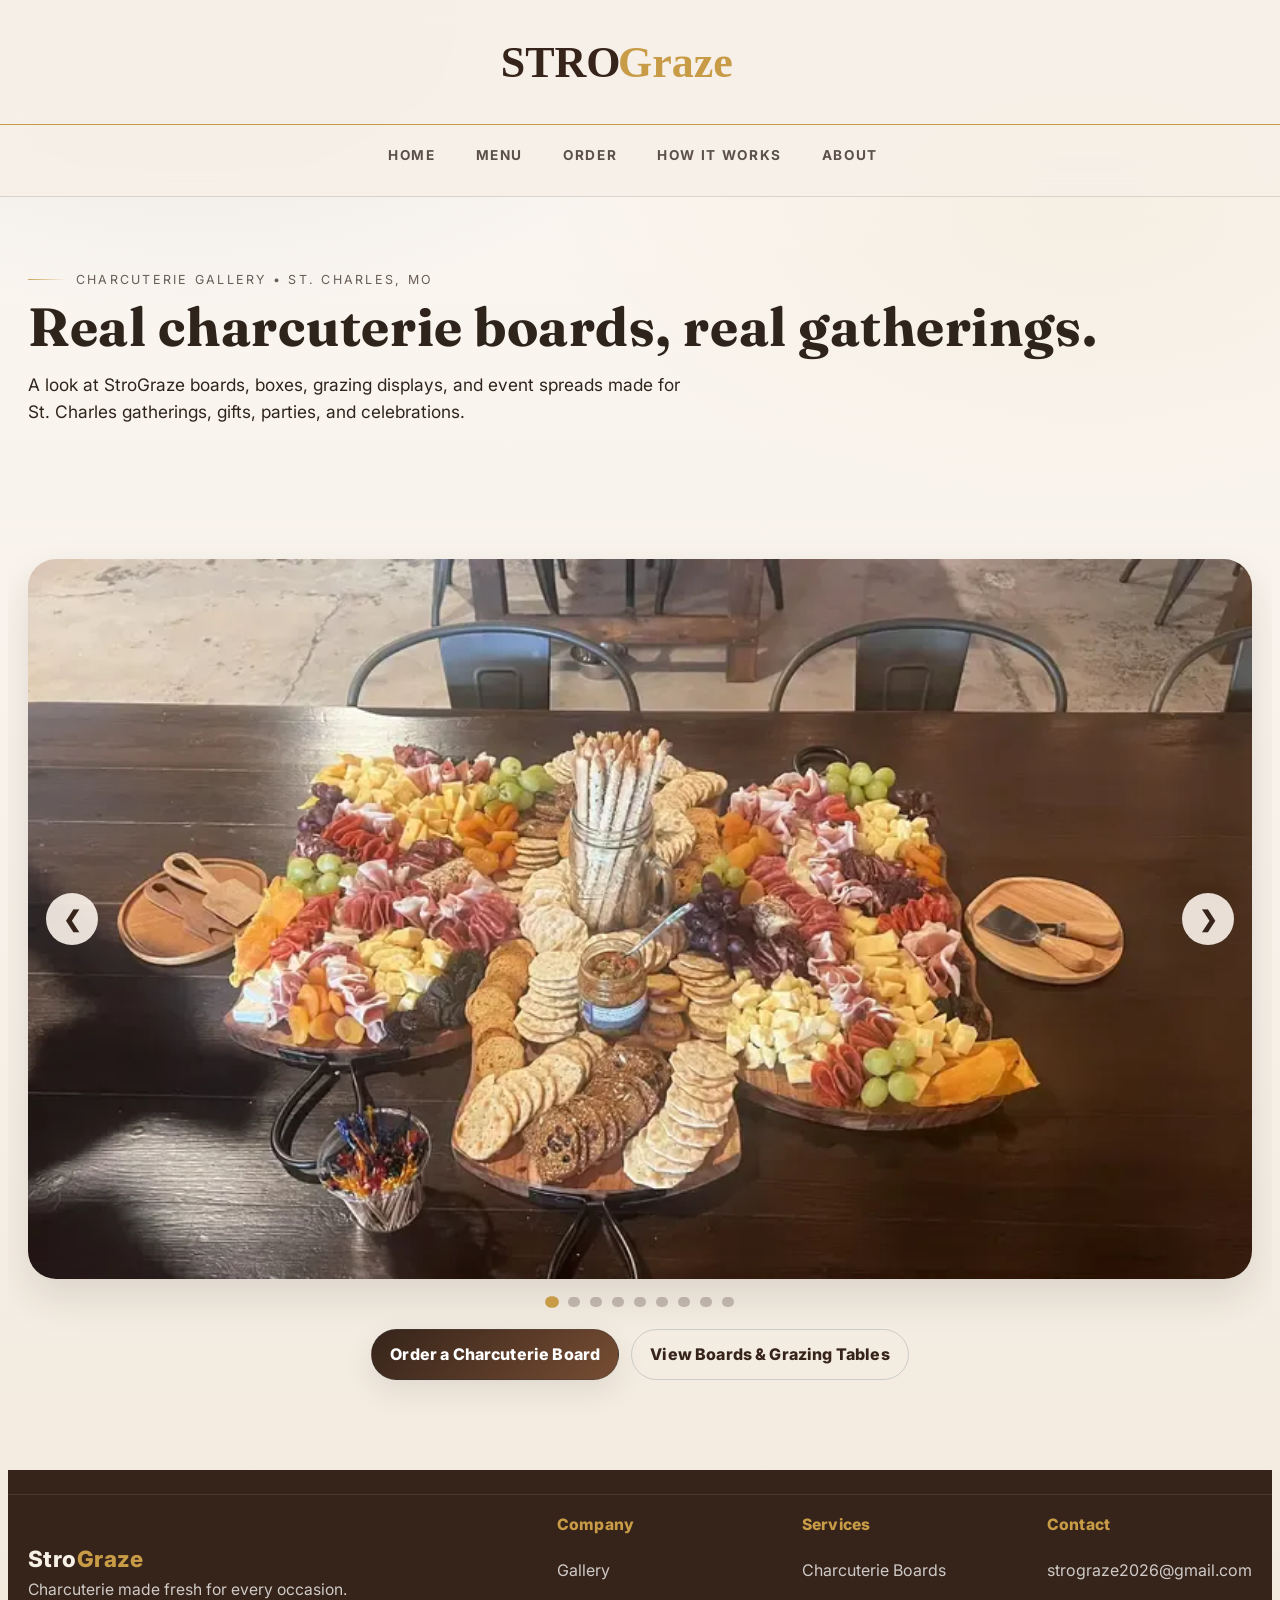
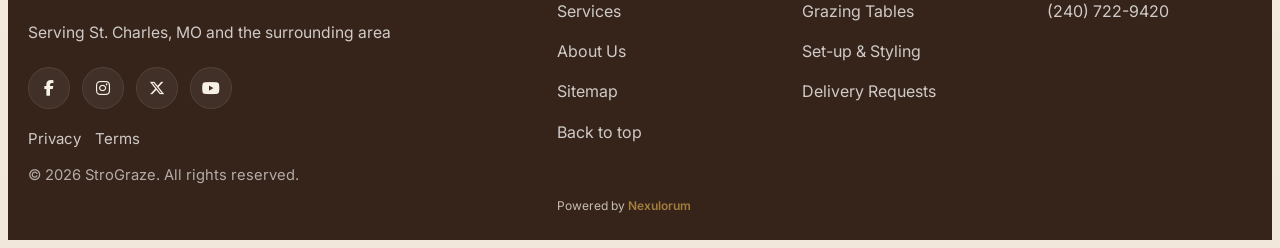
<file: gallery.html>
<!doctype html>
<html lang="en">
<head>
  <meta charset="utf-8" />
  <meta name="viewport" content="width=device-width,initial-scale=1" />

  <title>Charcuterie Board Gallery in St Charles MO | StroGraze</title>
  <meta name="description" content="View StroGraze charcuterie board photos, grazing displays, event spreads, and custom board styling for St Charles, MO gatherings." />

  <link rel="canonical" href="https://strograze.com/gallery.html" />

  <meta property="og:title" content="Charcuterie Board Gallery in St Charles MO | StroGraze" />
  <meta property="og:description" content="See real StroGraze charcuterie boards, grazing displays, and styled event spreads." />
  <meta property="og:type" content="website" />
  <meta property="og:url" content="https://strograze.com/gallery.html" />
  <meta property="og:image" content="https://strograze.com/images/og-charcuterie-board.webp" />

  <meta name="twitter:card" content="summary_large_image" />
  <meta name="twitter:title" content="Charcuterie Board Gallery | StroGraze" />
  <meta name="twitter:description" content="View charcuterie boards and grazing displays from StroGraze in St Charles, MO." />
  <meta name="twitter:image" content="https://strograze.com/images/og-charcuterie-board.webp" />
  <link rel="icon" href="/images/favicon.svg" type="image/svg+xml">
  <link rel="stylesheet" href="css/styles.css" />

  <link rel="preconnect" href="https://fonts.googleapis.com" />
  <link rel="preconnect" href="https://fonts.gstatic.com" crossorigin />
  <link href="https://fonts.googleapis.com/css2?family=Fraunces:opsz,wght@9..144,400;9..144,600;9..144,700&family=Inter:wght@400;500;600;700&display=swap" rel="stylesheet" />
  <link rel="stylesheet" href="https://cdnjs.cloudflare.com/ajax/libs/font-awesome/6.5.2/css/all.min.css" />

  <script type="application/ld+json">
  {
    "@context": "https://schema.org",
    "@type": "LocalBusiness",
    "@id": "https://strograze.com/#business",
    "name": "StroGraze",
    "url": "https://strograze.com/",
    "description": "Custom charcuterie boards, grazing boxes, and event-ready displays serving St Charles, Missouri and the surrounding area.",
    "email": "strograze2026@gmail.com",
    "telephone": "+12407229420",
    "areaServed": [
      "St Charles, MO",
      "St Charles County, MO",
      "St Louis, MO",
      "O'Fallon, MO",
      "St Peters, MO"
    ],
    "address": {
      "@type": "PostalAddress",
      "addressLocality": "St Charles",
      "addressRegion": "MO",
      "addressCountry": "US"
    },
    "priceRange": "$$",
    "servesCuisine": "Charcuterie",
    "sameAs": []
  }
  </script>

  <script type="application/ld+json">
  {
    "@context": "https://schema.org",
    "@type": "ImageGallery",
    "@id": "https://strograze.com/gallery.html#webpage",
    "url": "https://strograze.com/gallery.html",
    "name": "Charcuterie Board Gallery in St Charles MO",
    "description": "Photo gallery of StroGraze charcuterie boards, grazing displays, and event spreads.",
    "isPartOf": {
      "@id": "https://strograze.com/#website"
    },
    "about": {
      "@id": "https://strograze.com/#business"
    }
  }
  </script>
</head>
<body>

  <header class="topbar">
    <div class="topbar-inner container">
      <a class="topbar-brand" href="index.html">
        <img src="images/logo.svg" alt="StroGraze charcuterie St Charles MO">
      </a>

      <div class="topbar-line" aria-hidden="true"></div>

      <div class="topbar-row">
        <nav class="topbar-nav" aria-label="Primary">
          <a href="index.html">Home</a>
          <a href="boards.html">Menu</a>
          <a href="order.html">Order</a>
          <a href="how-it-works.html">How It Works</a>
          <a href="about.html">About</a>
        </nav>

        

        <button class="nav-toggle" aria-label="Open menu" aria-expanded="false" aria-controls="mobileMenu" type="button">
          <svg viewBox="0 0 24 24" aria-hidden="true">
            <path d="M4 6h16M4 12h16M4 18h16" fill="none" stroke="currentColor" stroke-width="2" stroke-linecap="round"/>
          </svg>
        </button>
      </div>

      <div id="mobileMenu" class="mobile-menu" hidden>
        <a href="index.html">Home</a>
        <a href="boards.html">Menu</a>
        <a href="order.html">Order</a>
        <a href="how-it-works.html">How It Works</a>
        <a href="about.html">About</a>
      </div>
    </div>
  </header>



  <main>

    <section class="hero">
        <div class="container">
        <div class="eyebrow">Charcuterie Gallery • St. Charles, MO</div>
        <h1>Real charcuterie boards, real gatherings.</h1>
        <p class="lead">A look at StroGraze boards, boxes, grazing displays, and event spreads made for St. Charles gatherings, gifts, parties, and celebrations.</p>
        </div>
    </section>

    <section class="section">
      <div class="container">
        <div class="gallery-slider" data-gallery-slider>
          <button class="gallery-arrow gallery-arrow-prev" type="button" aria-label="Previous photo">
            &#10094;
          </button>

          <div class="gallery-slider-window">
            <div class="gallery-slider-track">
              <div class="gallery-slide is-active">
                <img src="images/large-table.webp" alt="Custom charcuterie board close-up in St. Charles, MO" loading="lazy">
              </div>
              <div class="gallery-slide">
                <img src="images/20-people.webp" alt="StroGraze board with fruit, cheese, and fresh ingredients" loading="lazy">
              </div>
              <div class="gallery-slide">
                <img src="images/close-up-cheese.webp" alt="Grazing board for a St. Charles gathering" loading="lazy">
              </div>
              <div class="gallery-slide">
                <img src="images/multi-board.webp" alt="Charcuterie board with cheese and cured meats" loading="lazy">
              </div>
              <div class="gallery-slide">
                <img src="images/10-person.webp" alt="Styled charcuterie board details and garnish" loading="lazy">
              </div>
              <div class="gallery-slide">
                <img src="images/15-peole.webp" alt="Fresh charcuterie board layout by StroGraze" loading="lazy">
              </div>
              <div class="gallery-slide">
                <img src="images/close-cheese-2.webp" alt="Event charcuterie spread for a local gathering" loading="lazy">
              </div>
              <div class="gallery-slide">
                <img src="images/close-cheese-3.webp" alt="Charcuterie board with dessert accents and fruit" loading="lazy">
              </div>
              <div class="gallery-slide">
                <img src="images/bread-board.webp" alt="Seasonal charcuterie board for St. Charles events" loading="lazy">
              </div>
            </div>
          </div>

          <button class="gallery-arrow gallery-arrow-next" type="button" aria-label="Next photo">
            &#10095;
          </button>
        </div>

        <div class="gallery-dots" data-gallery-dots></div>

        <div class="hero-cta" style="justify-content:center; margin-top:22px;">
          <a class="btn" href="order.html">Order a Charcuterie Board</a>
          <a class="btn btn-ghost" href="boards.html">View Boards & Grazing Tables</a>
        </div>
      </div>
    </section>

    </main>


  <footer class="site-footer">
    <div class="container footer-inner">
      <div class="footer__left">
        <div>
          <div class="footer__name">Stro<span>Graze</span></div>
          <div class="footer__tag">
            Charcuterie made fresh for every occasion.
            <p>Serving St. Charles, MO and the surrounding area</p>
          </div>

          <div class="footer__socials">
            <a href="#" aria-label="Facebook"><i class="fa-brands fa-facebook-f"></i></a>
            <a href="#" aria-label="Instagram"><i class="fa-brands fa-instagram"></i></a>
            <a href="#" aria-label="X"><i class="fa-brands fa-x-twitter"></i></a>
            <a href="#" aria-label="YouTube"><i class="fa-brands fa-youtube"></i></a>
          </div>

          <div class="footer__legal">
            <a href="/privacy.html">Privacy</a>
            <a href="/terms.html">Terms</a>
          </div>

          <p class="footer__copy">© <span id="year"></span> StroGraze. All rights reserved.</p>
        </div>
      </div>

      <div class="footer__right">
        <div class="footer__column">
          <h3 class="footer__heading">Company</h3>
          <a href="/gallery.html">Gallery</a>
          <a href="/boards.html">Services</a>
          <a href="/about.html">About Us</a>
          <a href="/sitemap.html">Sitemap</a>
          <a href="#top">Back to top</a>
        </div>

        <div class="footer__column">
          <h3 class="footer__heading">Services</h3>
          <a href="/boards.html">Charcuterie Boards</a>
          <a href="/boards.html#grazing-tables">Grazing Tables</a>
          <a href="/boards.html">Set-up &amp; Styling</a>
          <a href="/order.html">Delivery Requests</a>
        </div>

        <div class="footer__column">
          <h3 class="footer__heading">Contact</h3>
          <a href="mailto:strograze2026@gmail.com">strograze2026@gmail.com</a>
          <a href="tel:+12407229420">(240) 722-9420</a>
        </div>

        <div class="powered-by-nexulorum">
          Powered by
          <a href="https://www.nexulorum.com" target="_blank" rel="noopener noreferrer">Nexulorum</a>
        </div>
      </div>
    </div>
  </footer>

  <script src="/js/main.js"></script>
  <script>
    document.getElementById('year').textContent = new Date().getFullYear();
  </script>

</body>
</html>
</file>
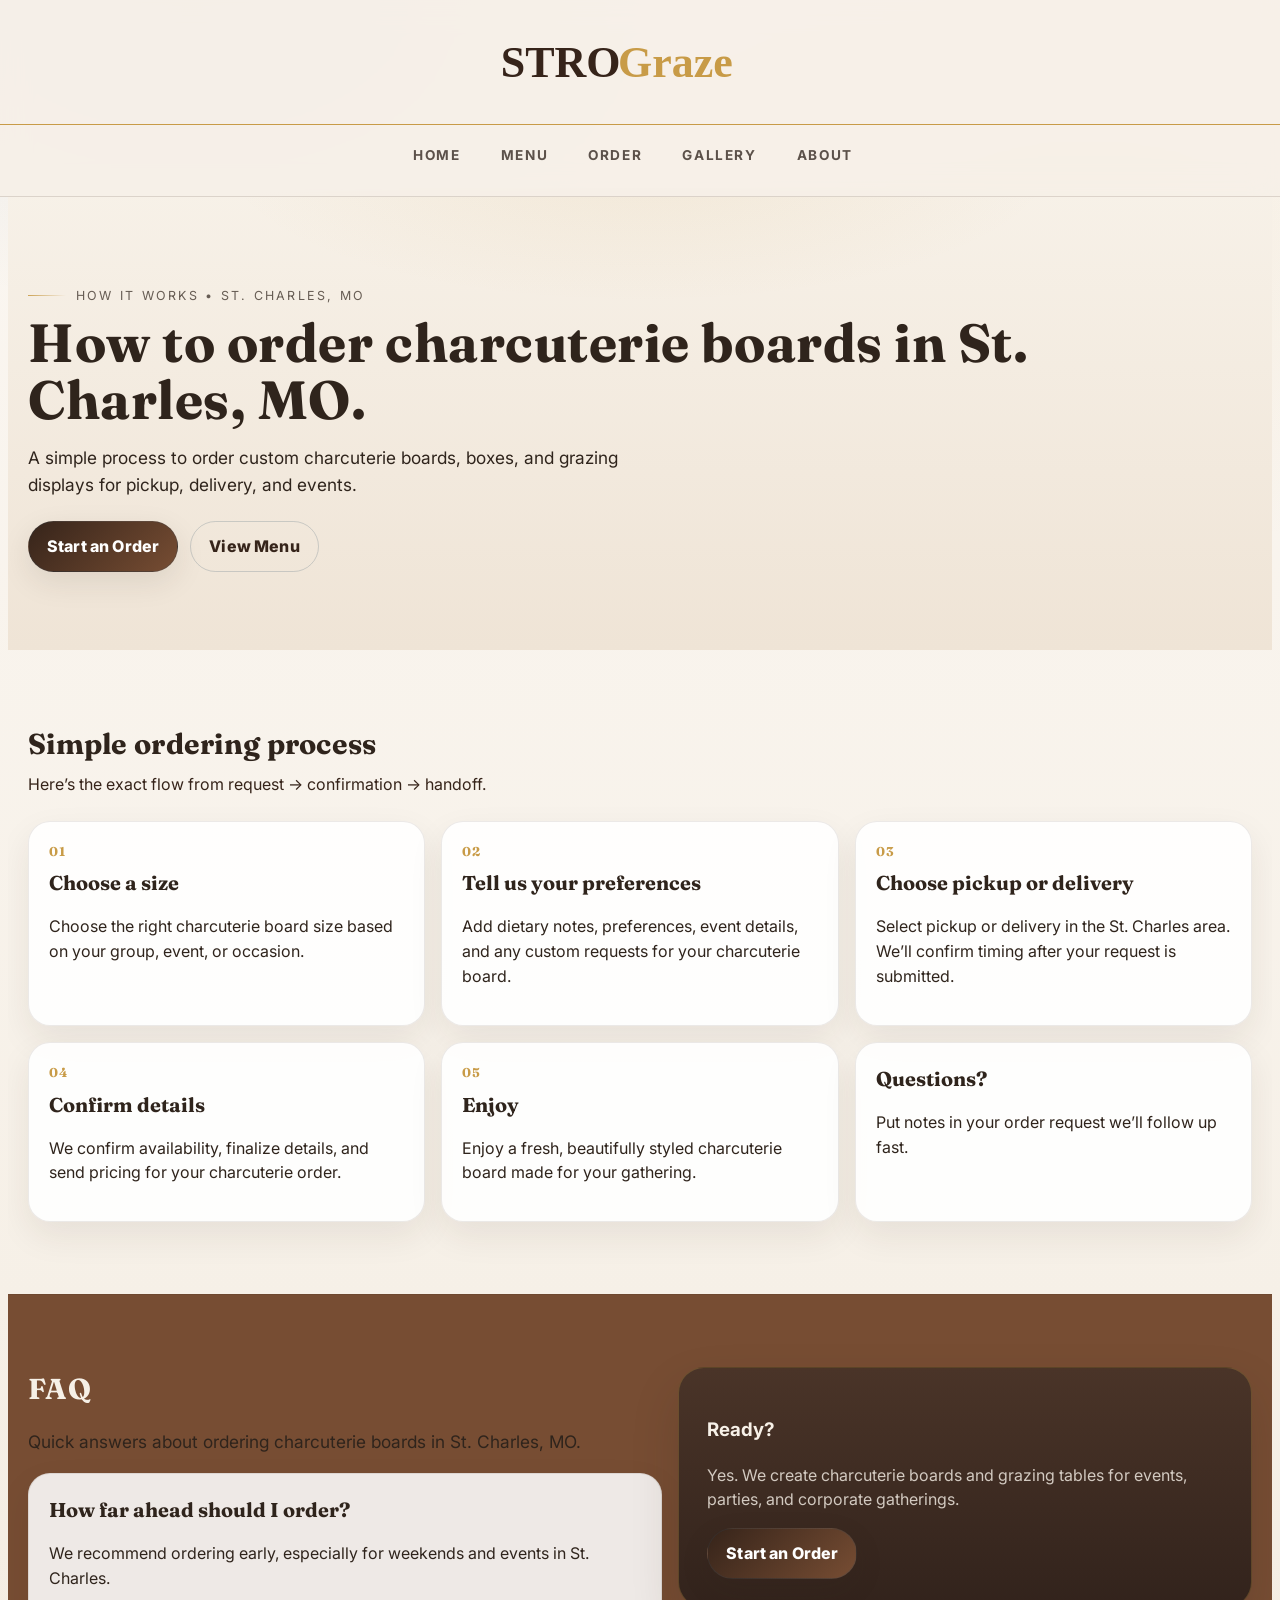
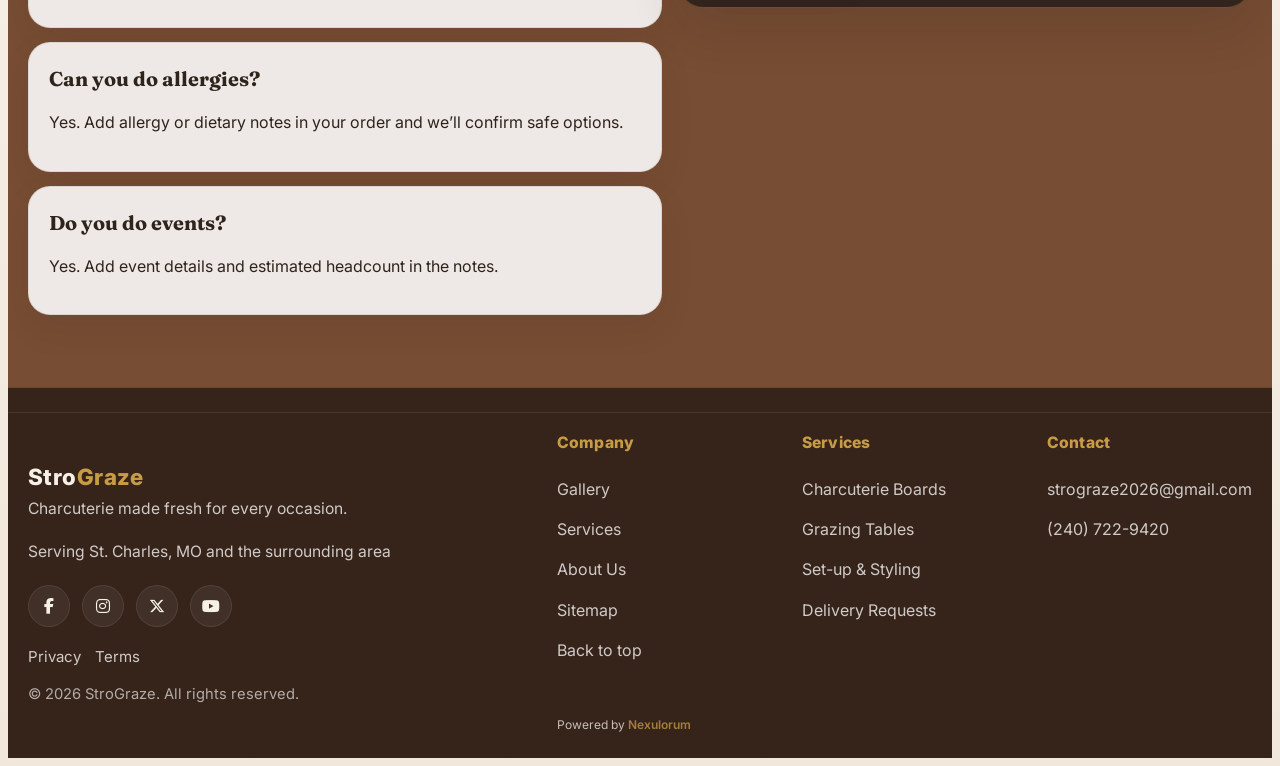
<file: how-it-works.html>
<!doctype html>
<html lang="en">
<head>
  <meta charset="utf-8" />
  <meta name="viewport" content="width=device-width,initial-scale=1" />

  <title>How to Order Charcuterie Boards in St Charles MO | StroGraze</title>
  <meta name="description" content="Learn how to order custom charcuterie boards from StroGraze in St Charles, MO. Choose your size, add preferences, confirm details, and enjoy." />

  <link rel="canonical" href="https://strograze.com/how-it-works.html" />

  <meta property="og:title" content="How to Order Charcuterie Boards in St Charles MO | StroGraze" />
  <meta property="og:description" content="A simple process for ordering custom charcuterie boards, boxes, and grazing displays in St Charles, MO." />
  <meta property="og:type" content="website" />
  <meta property="og:url" content="https://strograze.com/how-it-works.html" />
  <meta property="og:image" content="https://strograze.com/images/og-charcuterie-board.webp" />

  <meta name="twitter:card" content="summary_large_image" />
  <meta name="twitter:title" content="How to Order Charcuterie Boards | StroGraze" />
  <meta name="twitter:description" content="Choose your board, share your details, confirm your order, and enjoy." />
  <meta name="twitter:image" content="https://strograze.com/images/og-charcuterie-board.webp" />
  <link rel="icon" href="/images/favicon.svg" type="image/svg+xml">
  <link rel="stylesheet" href="css/styles.css" />

  <link rel="preconnect" href="https://fonts.googleapis.com" />
  <link rel="preconnect" href="https://fonts.gstatic.com" crossorigin />
  <link href="https://fonts.googleapis.com/css2?family=Fraunces:opsz,wght@9..144,400;9..144,600;9..144,700&family=Inter:wght@400;500;600;700&display=swap" rel="stylesheet" />
  <link rel="stylesheet" href="https://cdnjs.cloudflare.com/ajax/libs/font-awesome/6.5.2/css/all.min.css" />

  <script type="application/ld+json">
  {
    "@context": "https://schema.org",
    "@type": "LocalBusiness",
    "@id": "https://strograze.com/#business",
    "name": "StroGraze",
    "url": "https://strograze.com/",
    "description": "Custom charcuterie boards, grazing boxes, and event-ready displays serving St Charles, Missouri and the surrounding area.",
    "email": "strograze2026@gmail.com",
    "telephone": "+12407229420",
    "areaServed": [
      "St Charles, MO",
      "St Charles County, MO",
      "St Louis, MO",
      "O'Fallon, MO",
      "St Peters, MO"
    ],
    "address": {
      "@type": "PostalAddress",
      "addressLocality": "St Charles",
      "addressRegion": "MO",
      "addressCountry": "US"
    },
    "priceRange": "$$",
    "servesCuisine": "Charcuterie",
    "sameAs": []
  }
  </script>

  <script type="application/ld+json">
  {
    "@context": "https://schema.org",
    "@type": "WebPage",
    "@id": "https://strograze.com/how-it-works.html#webpage",
    "url": "https://strograze.com/how-it-works.html",
    "name": "How to Order Charcuterie Boards in St Charles MO",
    "description": "Step-by-step ordering information for StroGraze charcuterie boards and grazing displays.",
    "isPartOf": {
      "@id": "https://strograze.com/#website"
    },
    "about": {
      "@id": "https://strograze.com/#business"
    }
  }
  </script>
</head>
<body class="how-it-works">

  <header class="topbar">
    <div class="topbar-inner container">
      <a class="topbar-brand" href="index.html">
        <img src="images/logo.svg" alt="StroGraze charcuterie St Charles MO">
      </a>

      <div class="topbar-line" aria-hidden="true"></div>

      <div class="topbar-row">
        <nav class="topbar-nav" aria-label="Primary">
          <a href="index.html">Home</a>
          <a href="boards.html">Menu</a>
          <a href="order.html">Order</a>
          <a href="gallery.html">Gallery</a>
          <a href="about.html">About</a>
        </nav>

        

        <button class="nav-toggle" aria-label="Open menu" aria-expanded="false" aria-controls="mobileMenu" type="button">
          <svg viewBox="0 0 24 24" aria-hidden="true">
            <path d="M4 6h16M4 12h16M4 18h16" fill="none" stroke="currentColor" stroke-width="2" stroke-linecap="round"/>
          </svg>
        </button>
      </div>

      <div id="mobileMenu" class="mobile-menu" hidden>
        <a href="index.html">Home</a>
        <a href="boards.html">Menu</a>
        <a href="order.html">Order</a>
        <a href="gallery.html">Gallery</a>
        <a href="about.html">About</a>
      </div>
    </div>
  </header>



  <main>

    <section class="hero">
      <div class="container">
        <div class="eyebrow">How It Works • St. Charles, MO</div>
        <h1>How to order charcuterie boards in St. Charles, MO.</h1>
        <p class="lead">A simple process to order custom charcuterie boards, boxes, and grazing displays for pickup, delivery, and events.</p>
        <div class="hero-cta">
          <a class="btn" href="order.html">Start an Order</a>
          <a class="btn btn-ghost" href="boards.html">View Menu</a>
        </div>
      </div>
    </section>

    <section class="section">
      <div class="container">
        <h2 class="section-title">Simple ordering process</h2>
        <p class="section-subtitle">Here’s the exact flow from request → confirmation → handoff.</p>

        <div class="grid-3">
          <div class="card">
            <h3><span class="step-num">01</span> Choose a size</h3>
            <p class="muted">Choose the right charcuterie board size based on your group, event, or occasion.</p>
          </div>

          <div class="card">
            <h3><span class="step-num">02</span> Tell us your preferences</h3>
            <p class="muted">Add dietary notes, preferences, event details, and any custom requests for your charcuterie board.</p>
          </div>

          <div class="card">
            <h3><span class="step-num">03</span> Choose pickup or delivery</h3>
            <p class="muted">Select pickup or delivery in the St. Charles area. We’ll confirm timing after your request is submitted.</p>
          </div>

          <div class="card">
            <h3><span class="step-num">04</span> Confirm details</h3>
            <p class="muted">We confirm availability, finalize details, and send pricing for your charcuterie order.</p>
          </div>


          <div class="card">
            <h3><span class="step-num">05</span> Enjoy</h3>
            <p class="muted">
              Enjoy a fresh, beautifully styled charcuterie board made for your gathering.
            </p>
          </div>


          <div class="card">
            <h3>Questions?</h3>
            <p class="muted">Put notes in your order request we’ll follow up fast.</p>
          </div>
        </div>
      </div>
    </section>

    <section class="section section-alt">
      <div class="container">
        <div class="split">
          <div>
            <h2 class="section-title">FAQ</h2>
            <p class="lead">Quick answers about ordering charcuterie boards in St. Charles, MO.</p>

            <div class="card" >
              <h3>How far ahead should I order?</h3>
              <p class="muted">We recommend ordering early, especially for weekends and events in St. Charles.</p>
            </div>

            <div class="card" >
              <h3>Can you do allergies?</h3>
              <p class="muted">Yes. Add allergy or dietary notes in your order and we’ll confirm safe options.</p>
            </div>

            <div class="card" >
              <h3>Do you do events?</h3>
              <p class="muted">Yes. Add event details and estimated headcount in the notes.</p>
            </div>
          </div>

          <aside class="callout">
            <h3>Ready?</h3>
            <p class="muted">Yes. We create charcuterie boards and grazing tables for events, parties, and corporate gatherings.</p>
            <div style="margin-top:14px;">
              <a class="btn" href="order.html">Start an Order</a>
            </div>
          </aside>
        </div>
      </div>
    </section>

  </main>


  <footer class="site-footer">
    <div class="container footer-inner">
      <div class="footer__left">
        <div>
          <div class="footer__name">Stro<span>Graze</span></div>
          <div class="footer__tag">
            Charcuterie made fresh for every occasion.
            <p>Serving St. Charles, MO and the surrounding area</p>
          </div>

          <div class="footer__socials">
            <a href="#" aria-label="Facebook"><i class="fa-brands fa-facebook-f"></i></a>
            <a href="#" aria-label="Instagram"><i class="fa-brands fa-instagram"></i></a>
            <a href="#" aria-label="X"><i class="fa-brands fa-x-twitter"></i></a>
            <a href="#" aria-label="YouTube"><i class="fa-brands fa-youtube"></i></a>
          </div>

          <div class="footer__legal">
            <a href="/privacy.html">Privacy</a>
            <a href="/terms.html">Terms</a>
          </div>

          <p class="footer__copy">© <span id="year"></span> StroGraze. All rights reserved.</p>
        </div>
      </div>

      <div class="footer__right">
        <div class="footer__column">
          <h3 class="footer__heading">Company</h3>
          <a href="/gallery.html">Gallery</a>
          <a href="/boards.html">Services</a>
          <a href="/about.html">About Us</a>
          <a href="/sitemap.html">Sitemap</a>
          <a href="#top">Back to top</a>
        </div>

        <div class="footer__column">
          <h3 class="footer__heading">Services</h3>
          <a href="/boards.html">Charcuterie Boards</a>
          <a href="/boards.html#grazing-tables">Grazing Tables</a>
          <a href="/boards.html">Set-up &amp; Styling</a>
          <a href="/order.html">Delivery Requests</a>
        </div>

        <div class="footer__column">
          <h3 class="footer__heading">Contact</h3>
          <a href="mailto:strograze2026@gmail.com">strograze2026@gmail.com</a>
          <a href="tel:+12407229420">(240) 722-9420</a>
        </div>

        <div class="powered-by-nexulorum">
          Powered by
          <a href="https://www.nexulorum.com" target="_blank" rel="noopener noreferrer">Nexulorum</a>
        </div>
      </div>
    </div>
  </footer>

  <script src="/js/main.js"></script>
  <script>
    document.getElementById('year').textContent = new Date().getFullYear();
  </script>



</body>
</html>
</file>
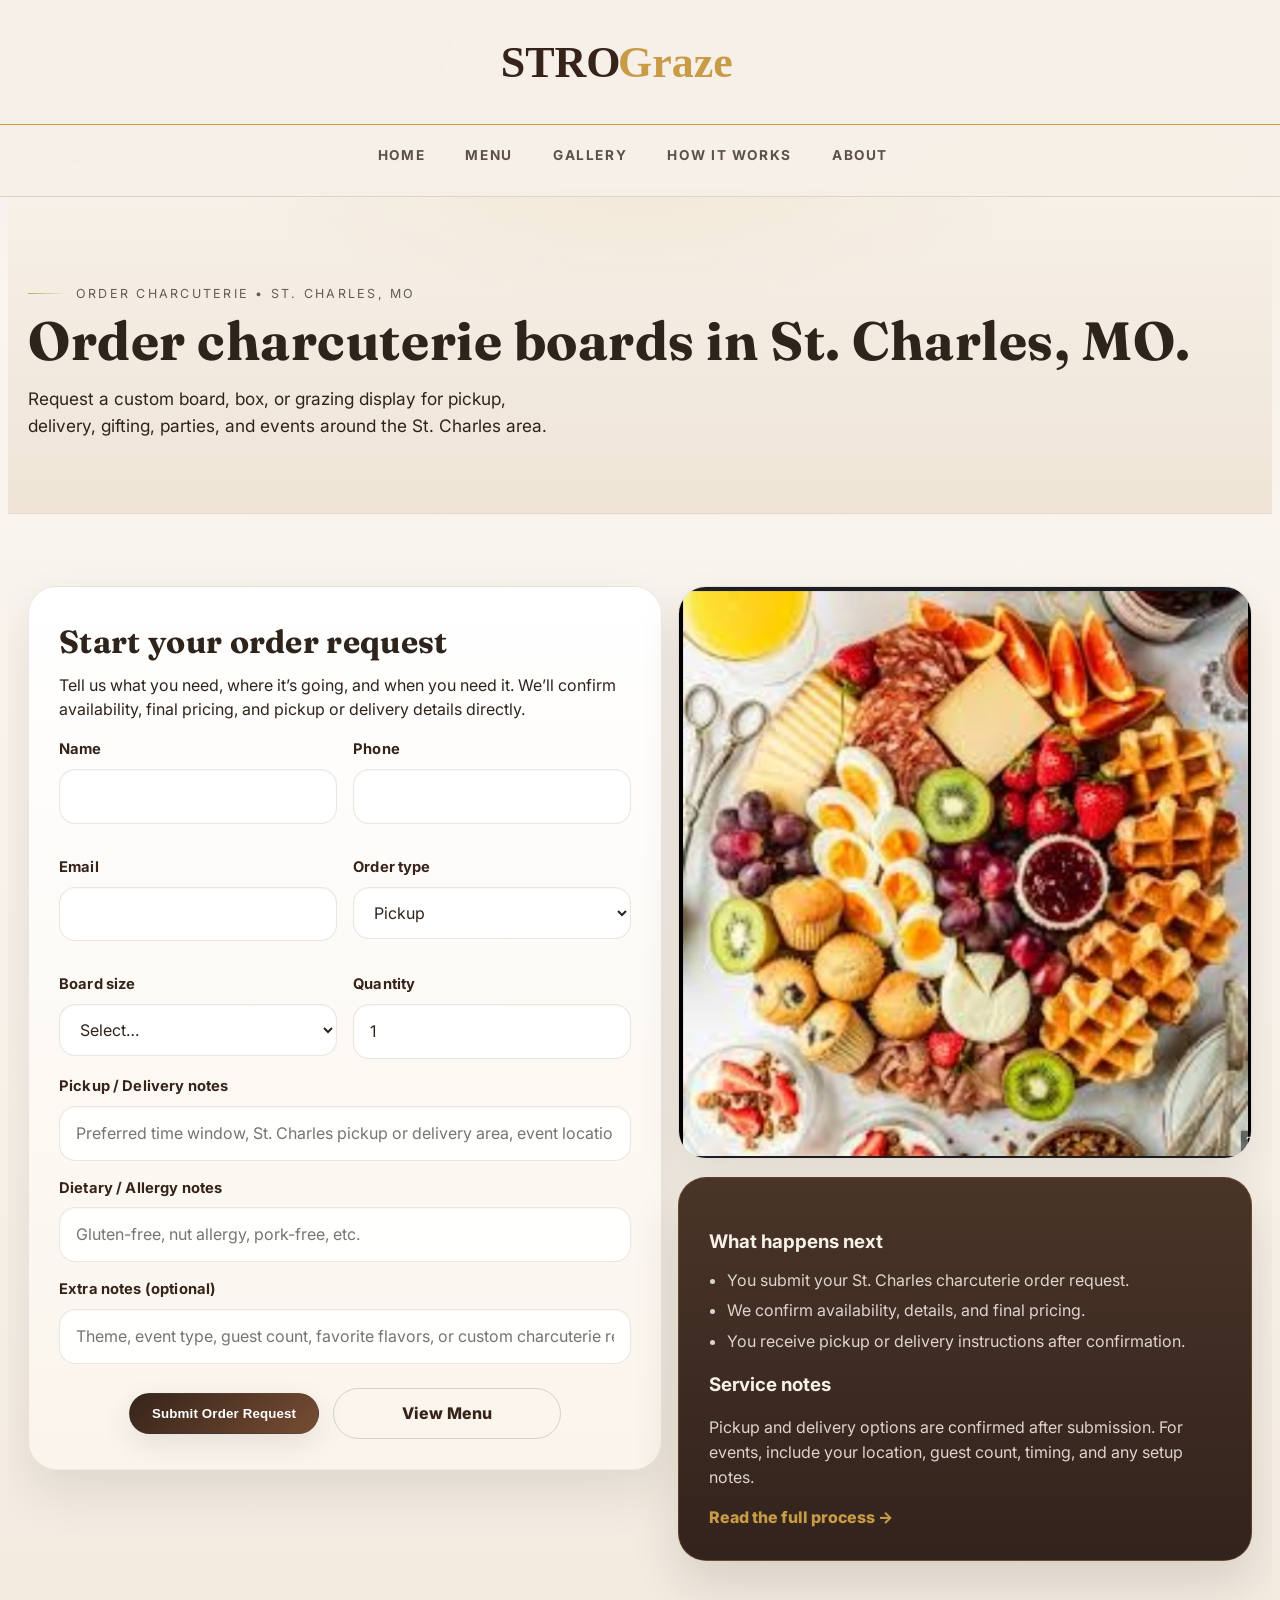
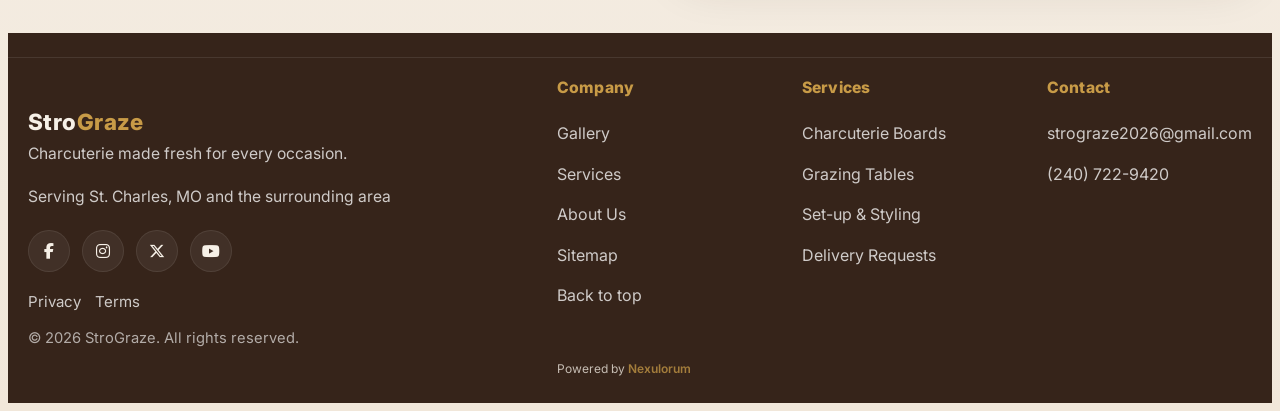
<file: order.html>
<!doctype html>
<html lang="en">
<head>
  <meta charset="utf-8" />
  <meta name="viewport" content="width=device-width,initial-scale=1" />

  <title>Order Charcuterie Boards in St Charles MO | StroGraze</title>
  <meta name="description" content="Order custom charcuterie boards, boxes, and grazing displays from StroGraze in St Charles, MO. Submit your pickup, delivery, event, and dietary details." />

  <link rel="canonical" href="https://strograze.com/order.html" />

  <meta property="og:title" content="Order Charcuterie Boards in St Charles MO | StroGraze" />
  <meta property="og:description" content="Start a custom charcuterie order for pickup, delivery, gifting, parties, or events in St Charles, MO." />
  <meta property="og:type" content="website" />
  <meta property="og:url" content="https://strograze.com/order.html" />
  <meta property="og:image" content="https://strograze.com/images/og-charcuterie-board.webp" />

  <meta name="twitter:card" content="summary_large_image" />
  <meta name="twitter:title" content="Order Charcuterie Boards in St Charles MO | StroGraze" />
  <meta name="twitter:description" content="Submit your StroGraze charcuterie order request for pickup, delivery, or events." />
  <meta name="twitter:image" content="https://strograze.com/images/og-charcuterie-board.webp" />
  <link rel="icon" href="/images/favicon.svg" type="image/svg+xml">
  <link rel="stylesheet" href="css/styles.css" />

  <link rel="preconnect" href="https://fonts.googleapis.com" />
  <link rel="preconnect" href="https://fonts.gstatic.com" crossorigin />
  <link href="https://fonts.googleapis.com/css2?family=Fraunces:opsz,wght@9..144,400;9..144,600;9..144,700&family=Inter:wght@400;500;600;700&display=swap" rel="stylesheet" />
  <link rel="stylesheet" href="https://cdnjs.cloudflare.com/ajax/libs/font-awesome/6.5.2/css/all.min.css" />

  <script type="application/ld+json">
  {
    "@context": "https://schema.org",
    "@type": "LocalBusiness",
    "@id": "https://strograze.com/#business",
    "name": "StroGraze",
    "url": "https://strograze.com/",
    "description": "Custom charcuterie boards, grazing boxes, and event-ready displays serving St Charles, Missouri and the surrounding area.",
    "email": "strograze2026@gmail.com",
    "telephone": "+12407229420",
    "areaServed": [
      "St Charles, MO",
      "St Charles County, MO",
      "St Louis, MO",
      "O'Fallon, MO",
      "St Peters, MO"
    ],
    "address": {
      "@type": "PostalAddress",
      "addressLocality": "St Charles",
      "addressRegion": "MO",
      "addressCountry": "US"
    },
    "priceRange": "$$",
    "servesCuisine": "Charcuterie",
    "sameAs": []
  }
  </script>

  <script type="application/ld+json">
  {
    "@context": "https://schema.org",
    "@type": "ContactPage",
    "@id": "https://strograze.com/order.html#webpage",
    "url": "https://strograze.com/order.html",
    "name": "Order Charcuterie Boards in St Charles MO",
    "description": "Order request page for custom charcuterie boards, boxes, and grazing displays from StroGraze.",
    "isPartOf": {
      "@id": "https://strograze.com/#website"
    },
    "about": {
      "@id": "https://strograze.com/#business"
    }
  }
  </script>
</head>
<body class="order-form-page">

  <header class="topbar">
    <div class="topbar-inner container">
      <a class="topbar-brand" href="index.html">
        <img src="images/logo.svg" alt="StroGraze charcuterie St Charles MO">
      </a>

      <div class="topbar-line" aria-hidden="true"></div>

      <div class="topbar-row">
        <nav class="topbar-nav" aria-label="Primary">
          <a href="index.html">Home</a>
          <a href="boards.html">Menu</a>
          <a href="gallery.html">Gallery</a>
          <a href="how-it-works.html">How It Works</a>
          <a href="about.html">About</a>
        </nav>

        

        <button class="nav-toggle" aria-label="Open menu" aria-expanded="false" aria-controls="mobileMenu" type="button">
          <svg viewBox="0 0 24 24" aria-hidden="true">
            <path d="M4 6h16M4 12h16M4 18h16" fill="none" stroke="currentColor" stroke-width="2" stroke-linecap="round"/>
          </svg>
        </button>
      </div>

      <div id="mobileMenu" class="mobile-menu" hidden>
        <a href="index.html">Home</a>
        <a href="boards.html">Menu</a>
        <a href="gallery.html">Gallery</a>
        <a href="how-it-works.html">How It Works</a>
        <a href="about.html">About</a>
      </div>
    </div>
  </header>

  <main>

    <section class="hero">
      <div class="container">
        <div class="eyebrow">Order Charcuterie • St. Charles, MO</div>
        <h1>Order charcuterie boards in St. Charles, MO.</h1>
        <p class="lead">Request a custom board, box, or grazing display for pickup, delivery, gifting, parties, and events around the St. Charles area.</p>
      </div>
    </section>

    <section class="section">
      <div class="container">
        <div class="split">

          <form class="order-form"
                name="charcuterie-order"
                method="POST"
                data-netlify="true"
                netlify-honeypot="bot-field"
                action="/thanks.html"
          >
            <input type="hidden" name="form-name" value="charcuterie-order" />
            <p hidden>
              <label>Don’t fill this out: <input name="bot-field" /></label>
            </p>

            <h2 class="section-title">Start your order request</h2>
            <p class="muted" style="margin:0 0 16px;">Tell us what you need, where it’s going, and when you need it. We’ll confirm availability, final pricing, and pickup or delivery details directly.</p>

            <div class="form-grid">
              <label class="field">
                <span>Name</span>
                <input name="name" required autocomplete="name" />
              </label>

              <label class="field">
                <span>Phone</span>
                <input name="phone" required inputmode="tel" autocomplete="tel" />
              </label>

              <label class="field">
                <span>Email</span>
                <input name="email" type="email" autocomplete="email" />
              </label>

              <label class="field">
                <span>Order type</span>
                <select name="order_type" required>
                  <option value="pickup">Pickup</option>
                  <option value="delivery">Delivery</option>
                </select>
              </label>

              <label class="field">
                <span>Board size</span>
                <select name="board_size" required>
                  <option value="">Select…</option>
                  <option value="personal">Personal Charcuterie Box</option>
                  <option value="date">Date Night Charcuterie Box</option>
                  <option value="group">Group Date Charcuterie Box</option>
                  <option value="small">Small Charcuterie Board</option>
                  <option value="medium">Medium Charcuterie Board</option>
                  <option value="large">Large Charcuterie Board</option>
                  <option value="table">Grazing Table Information</option>
                </select>
              </label>

              <label class="field">
                <span>Quantity</span>
                <input name="qty" type="number" min="1" value="1" required />
              </label>
            </div>

            <label class="field">
              <span>Pickup / Delivery notes</span>
              <input name="logistics_notes" placeholder="Preferred time window, St. Charles pickup or delivery area, event location, etc." />
            </label>

            <label class="field">
              <span>Dietary / Allergy notes</span>
              <input name="dietary_notes" placeholder="Gluten-free, nut allergy, pork-free, etc." />
            </label>

            <label class="field">
              <span>Extra notes (optional)</span>
              <input name="extra_notes" placeholder="Theme, event type, guest count, favorite flavors, or custom charcuterie requests..." />
            </label>

            <div class="form-actions">
              <button class="btn" type="submit">Submit Order Request</button>
              <a class="btn btn-ghost" href="boards.html">View Menu</a>
            </div>
          </form>

          <aside class="order-side">
            <div class="order-side-img">
              <img src="images/fruit_waffle.webp" alt="Custom charcuterie board order in St. Charles, MO">
            </div>

            <div class="callout">
              <h3>What happens next</h3>
              <ul class="list">
                <li>You submit your St. Charles charcuterie order request.</li>
                <li>We confirm availability, details, and final pricing.</li>
                <li>You receive pickup or delivery instructions after confirmation.</li>
              </ul>

              <h3 style="margin-top:16px;">Service notes</h3>
              <p class="muted">Pickup and delivery options are confirmed after submission. For events, include your location, guest count, timing, and any setup notes.</p>

              <div style="margin-top:14px;">
                <a class="text-link" href="how-it-works.html">Read the full process →</a>
              </div>
            </div>
          </aside>

        </div>
      </div>
    </section>

  </main>


  <footer class="site-footer">
    <div class="container footer-inner">
      <div class="footer__left">
        <div>
          <div class="footer__name">Stro<span>Graze</span></div>
          <div class="footer__tag">
            Charcuterie made fresh for every occasion.
            <p>Serving St. Charles, MO and the surrounding area</p>
          </div>

          <div class="footer__socials">
            <a href="#" aria-label="Facebook"><i class="fa-brands fa-facebook-f"></i></a>
            <a href="#" aria-label="Instagram"><i class="fa-brands fa-instagram"></i></a>
            <a href="#" aria-label="X"><i class="fa-brands fa-x-twitter"></i></a>
            <a href="#" aria-label="YouTube"><i class="fa-brands fa-youtube"></i></a>
          </div>

          <div class="footer__legal">
            <a href="/privacy.html">Privacy</a>
            <a href="/terms.html">Terms</a>
          </div>

          <p class="footer__copy">© <span id="year"></span> StroGraze. All rights reserved.</p>
        </div>
      </div>

      <div class="footer__right">
        <div class="footer__column">
          <h3 class="footer__heading">Company</h3>
          <a href="/gallery.html">Gallery</a>
          <a href="/boards.html">Services</a>
          <a href="/about.html">About Us</a>
          <a href="/sitemap.html">Sitemap</a>
          <a href="#top">Back to top</a>
        </div>

        <div class="footer__column">
          <h3 class="footer__heading">Services</h3>
          <a href="/boards.html">Charcuterie Boards</a>
          <a href="/boards.html#grazing-tables">Grazing Tables</a>
          <a href="/boards.html">Set-up &amp; Styling</a>
          <a href="/order.html">Delivery Requests</a>
        </div>

        <div class="footer__column">
          <h3 class="footer__heading">Contact</h3>
          <a href="mailto:strograze2026@gmail.com">strograze2026@gmail.com</a>
          <a href="tel:+12407229420">(240) 722-9420</a>
        </div>

        <div class="powered-by-nexulorum">
          Powered by
          <a href="https://www.nexulorum.com" target="_blank" rel="noopener noreferrer">Nexulorum</a>
        </div>
      </div>
    </div>
  </footer>

  <script src="/js/main.js"></script>
  <script>
    document.getElementById('year').textContent = new Date().getFullYear();
  </script>

</body>
</html>
</file>
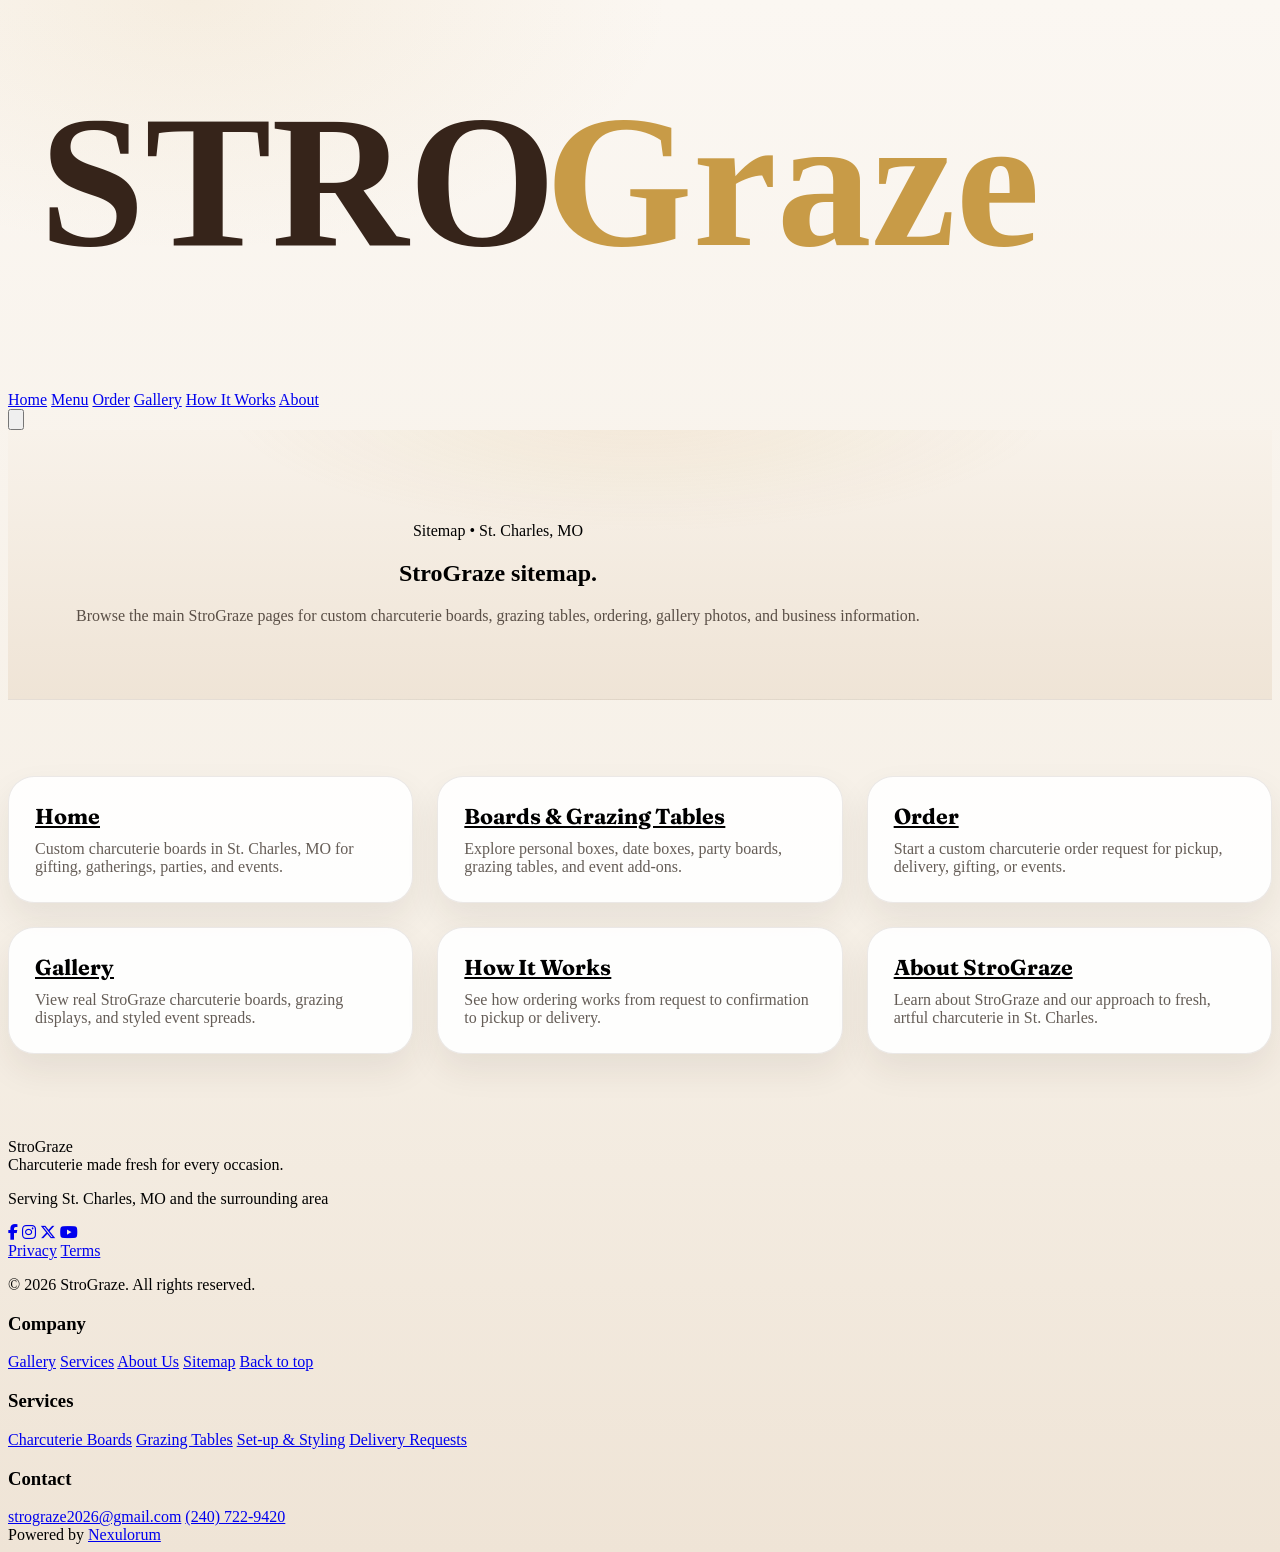
<file: sitemap.html>
<!doctype html>
<html lang="en">
<head>
  <meta charset="utf-8" />
  <meta name="viewport" content="width=device-width,initial-scale=1" />

  <title>Sitemap | StroGraze Charcuterie in St Charles MO</title>
  <meta name="description" content="Browse StroGraze pages for charcuterie boards, grazing tables, ordering, gallery photos, and business information in St Charles, MO." />
  <meta name="robots" content="index,follow" />

  <link rel="canonical" href="https://strograze.com/sitemap.html" />

  <meta property="og:title" content="Sitemap | StroGraze Charcuterie in St Charles MO" />
  <meta property="og:description" content="Browse StroGraze pages for custom charcuterie boards, grazing tables, ordering, gallery photos, and more." />
  <meta property="og:type" content="website" />
  <meta property="og:url" content="https://strograze.com/sitemap.html" />
  <meta property="og:image" content="https://strograze.com/images/og-charcuterie-board.webp" />

  <meta name="twitter:card" content="summary_large_image" />
  <meta name="twitter:title" content="Sitemap | StroGraze Charcuterie in St Charles MO" />
  <meta name="twitter:description" content="Browse StroGraze charcuterie pages for St Charles, MO." />
  <meta name="twitter:image" content="https://strograze.com/images/og-charcuterie-board.webp" />
  <link rel="icon" href="/favicon.svg" type="image/svg+xml">
  <link rel="icon" href="/images/favicon.svg" type="image/svg+xml">
  <link rel="stylesheet" href="css/sitemap.css" />

  <link rel="preconnect" href="https://fonts.googleapis.com" />
  <link rel="preconnect" href="https://fonts.gstatic.com" crossorigin />
  <link href="https://fonts.googleapis.com/css2?family=Fraunces:opsz,wght@9..144,400;9..144,600;9..144,700&family=Inter:wght@400;500;600;700&display=swap" rel="stylesheet" />
  <link rel="stylesheet" href="https://cdnjs.cloudflare.com/ajax/libs/font-awesome/6.5.2/css/all.min.css" />

  <script type="application/ld+json">
  {
    "@context": "https://schema.org",
    "@type": "LocalBusiness",
    "@id": "https://strograze.com/#business",
    "name": "StroGraze",
    "url": "https://strograze.com/",
    "description": "Custom charcuterie boards, grazing boxes, and event-ready displays serving St Charles, Missouri and the surrounding area.",
    "email": "strograze2026@gmail.com",
    "telephone": "+12407229420",
    "areaServed": [
      "St Charles, MO",
      "St Charles County, MO",
      "St Louis, MO",
      "O'Fallon, MO",
      "St Peters, MO"
    ],
    "address": {
      "@type": "PostalAddress",
      "addressLocality": "St Charles",
      "addressRegion": "MO",
      "addressCountry": "US"
    },
    "priceRange": "$$",
    "servesCuisine": "Charcuterie",
    "sameAs": []
  }
  </script>

  <script type="application/ld+json">
  {
    "@context": "https://schema.org",
    "@type": "CollectionPage",
    "@id": "https://strograze.com/sitemap.html#webpage",
    "url": "https://strograze.com/sitemap.html",
    "name": "Sitemap | StroGraze Charcuterie in St Charles MO",
    "description": "Browse StroGraze pages for charcuterie boards, grazing tables, ordering, gallery photos, and business information.",
    "about": {
      "@id": "https://strograze.com/#business"
    },
    "mainEntity": {
      "@type": "ItemList",
      "itemListElement": [
        {
          "@type": "ListItem",
          "position": 1,
          "url": "https://strograze.com/",
          "name": "Charcuterie Boards in St Charles MO"
        },
        {
          "@type": "ListItem",
          "position": 2,
          "url": "https://strograze.com/boards.html",
          "name": "Charcuterie Boards and Grazing Tables"
        },
        {
          "@type": "ListItem",
          "position": 3,
          "url": "https://strograze.com/order.html",
          "name": "Order Charcuterie Boards"
        },
        {
          "@type": "ListItem",
          "position": 4,
          "url": "https://strograze.com/gallery.html",
          "name": "Charcuterie Board Gallery"
        },
        {
          "@type": "ListItem",
          "position": 5,
          "url": "https://strograze.com/how-it-works.html",
          "name": "How to Order Charcuterie Boards"
        },
        {
          "@type": "ListItem",
          "position": 6,
          "url": "https://strograze.com/about.html",
          "name": "About StroGraze"
        }
      ]
    }
  }
  </script>
</head>

<body class="sitemap-page">

  <header class="topbar">
    <div class="topbar-inner container">
      <a class="topbar-brand" href="index.html">
        <img src="images/logo.svg" alt="StroGraze charcuterie St Charles MO">
      </a>

      <div class="topbar-line" aria-hidden="true"></div>

      <div class="topbar-row">
        <nav class="topbar-nav" aria-label="Primary">
          <a href="index.html">Home</a>
          <a href="boards.html">Menu</a>
          <a href="order.html">Order</a>
          <a href="gallery.html">Gallery</a>
          <a href="how-it-works.html">How It Works</a>
          <a href="about.html">About</a>
        </nav>

        <button class="nav-toggle" aria-label="Open menu" aria-expanded="false" aria-controls="mobileMenu" type="button">
          <svg viewBox="0 0 24 24" aria-hidden="true">
            <path d="M4 6h16M4 12h16M4 18h16" fill="none" stroke="currentColor" stroke-width="2" stroke-linecap="round"/>
          </svg>
        </button>
      </div>

      <div id="mobileMenu" class="mobile-menu" hidden>
        <a href="index.html">Home</a>
        <a href="boards.html">Menu</a>
        <a href="order.html">Order</a>
        <a href="gallery.html">Gallery</a>
        <a href="how-it-works.html">How It Works</a>
        <a href="about.html">About</a>
      </div>
    </div>
  </header>

  <main>
    <section class="sitemap-hero">
      <div class="container">
        <div class="eyebrow">Sitemap • St. Charles, MO</div>
        <h1>StroGraze sitemap.</h1>
        <p class="lead">
          Browse the main StroGraze pages for custom charcuterie boards, grazing tables, ordering, gallery photos, and business information.
        </p>
      </div>
    </section>

    <section class="sitemap-links">
      <div class="container">
        <div class="sitemap-grid">

          <article class="sitemap-item">
            <h2><a href="index.html">Home</a></h2>
            <p>Custom charcuterie boards in St. Charles, MO for gifting, gatherings, parties, and events.</p>
          </article>

          <article class="sitemap-item">
            <h2><a href="boards.html">Boards &amp; Grazing Tables</a></h2>
            <p>Explore personal boxes, date boxes, party boards, grazing tables, and event add-ons.</p>
          </article>

          <article class="sitemap-item">
            <h2><a href="order.html">Order</a></h2>
            <p>Start a custom charcuterie order request for pickup, delivery, gifting, or events.</p>
          </article>

          <article class="sitemap-item">
            <h2><a href="gallery.html">Gallery</a></h2>
            <p>View real StroGraze charcuterie boards, grazing displays, and styled event spreads.</p>
          </article>

          <article class="sitemap-item">
            <h2><a href="how-it-works.html">How It Works</a></h2>
            <p>See how ordering works from request to confirmation to pickup or delivery.</p>
          </article>

          <article class="sitemap-item">
            <h2><a href="about.html">About StroGraze</a></h2>
            <p>Learn about StroGraze and our approach to fresh, artful charcuterie in St. Charles.</p>
          </article>

        </div>
      </div>
    </section>
  </main>

  <footer class="site-footer">
    <div class="container footer-inner">
      <div class="footer__left">
        <div>
          <div class="footer__name">Stro<span>Graze</span></div>
          <div class="footer__tag">
            Charcuterie made fresh for every occasion.
            <p>Serving St. Charles, MO and the surrounding area</p>
          </div>

          <div class="footer__socials">
            <a href="#" aria-label="Facebook"><i class="fa-brands fa-facebook-f"></i></a>
            <a href="#" aria-label="Instagram"><i class="fa-brands fa-instagram"></i></a>
            <a href="#" aria-label="X"><i class="fa-brands fa-x-twitter"></i></a>
            <a href="#" aria-label="YouTube"><i class="fa-brands fa-youtube"></i></a>
          </div>

          <div class="footer__legal">
            <a href="/privacy.html">Privacy</a>
            <a href="/terms.html">Terms</a>
          </div>

          <p class="footer__copy">
            © <span id="year"></span> StroGraze. All rights reserved.
          </p>
        </div>
      </div>

      <div class="footer__right">
        <div class="footer__column">
          <h3 class="footer__heading">Company</h3>
          <a href="/gallery.html">Gallery</a>
          <a href="/boards.html">Services</a>
          <a href="/about.html">About Us</a>
          <a href="/sitemap.html">Sitemap</a>
          <a href="#top">Back to top</a>
        </div>

        <div class="footer__column">
          <h3 class="footer__heading">Services</h3>
          <a href="/boards.html">Charcuterie Boards</a>
          <a href="/boards.html#grazing-tables">Grazing Tables</a>
          <a href="/boards.html">Set-up &amp; Styling</a>
          <a href="/order.html">Delivery Requests</a>
        </div>

        <div class="footer__column">
          <h3 class="footer__heading">Contact</h3>
          <a href="mailto:strograze2026@gmail.com">strograze2026@gmail.com</a>
          <a href="tel:+12407229420">(240) 722-9420</a>
        </div>

        <div class="powered-by-nexulorum">
          Powered by
          <a href="https://www.nexulorum.com" target="_blank" rel="noopener noreferrer">Nexulorum</a>
        </div>
      </div>
    </div>
  </footer>

  <script src="/js/main.js"></script>
  <script>
    document.getElementById('year').textContent = new Date().getFullYear();
  </script>
</body>
</html>
</file>
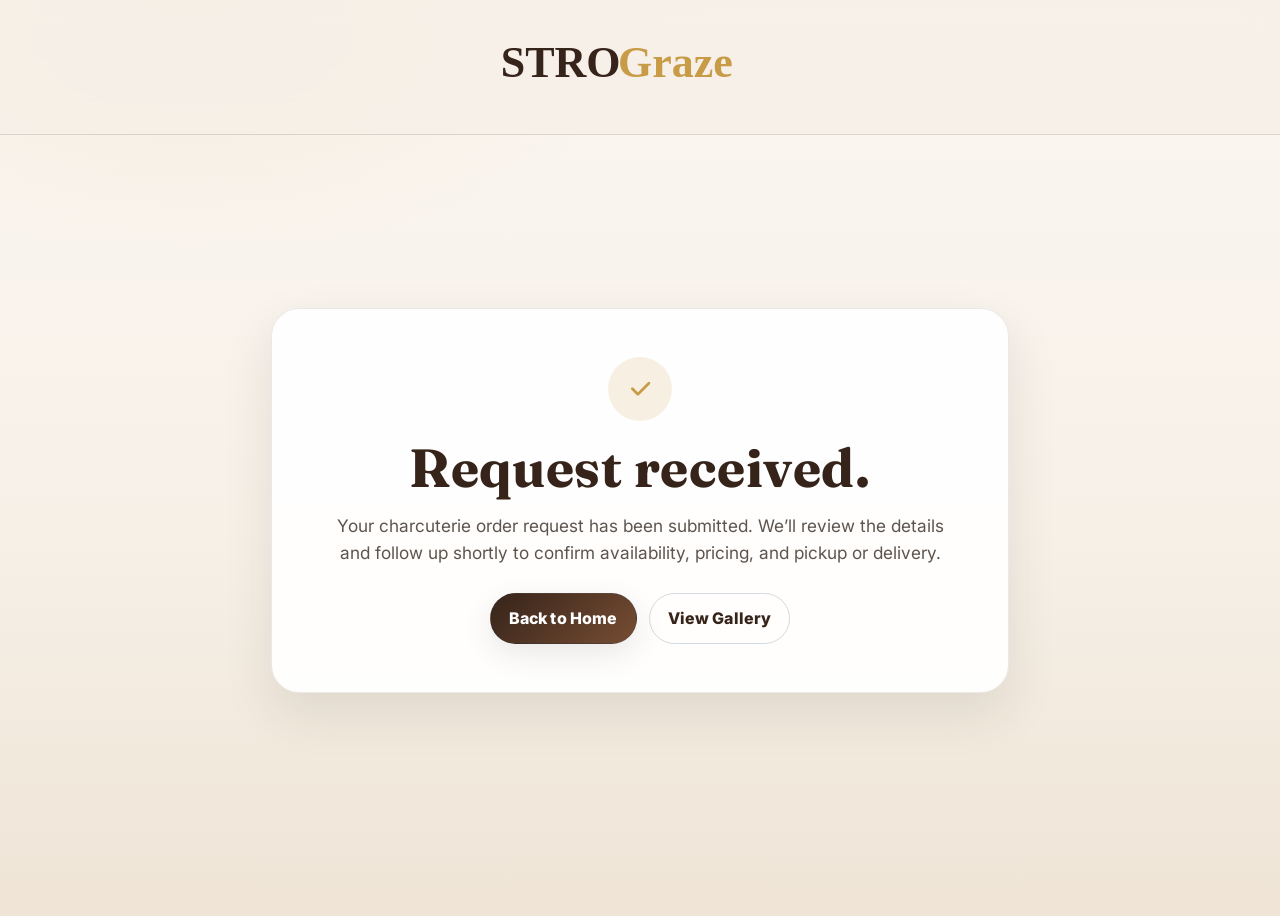
<file: thanks.html>
<!doctype html>
<html lang="en">
<head>
  <meta charset="utf-8" />
  <meta name="viewport" content="width=device-width,initial-scale=1" />

  <title>Thank You | StroGraze</title>
  <meta name="description" content="Your StroGraze order request has been submitted. We’ll follow up with details shortly." />
  <meta name="robots" content="noindex,follow" />

  <link rel="canonical" href="https://strograze.com/" />

  <meta property="og:title" content="Thank You | StroGraze" />
  <meta property="og:description" content="Your charcuterie order request has been received." />
  <meta property="og:type" content="website" />
  <meta property="og:url" content="https://strograze.com/thanks.html" />
  <meta property="og:image" content="https://strograze.com/images/og-charcuterie-board.webp" />

  <meta name="twitter:card" content="summary_large_image" />
  <meta name="twitter:title" content="Thank You | StroGraze" />
  <meta name="twitter:description" content="Your order request has been submitted." />
  <meta name="twitter:image" content="https://strograze.com/images/og-charcuterie-board.webp" />
  <link rel="icon" href="/images/favicon.svg" type="image/svg+xml">
  <link rel="stylesheet" href="css/styles.css" />
  <link rel="stylesheet" href="css/thanks.css" />

  <link rel="preconnect" href="https://fonts.googleapis.com" />
  <link rel="preconnect" href="https://fonts.gstatic.com" crossorigin />
  <link href="https://fonts.googleapis.com/css2?family=Fraunces:opsz,wght@9..144,400;9..144,600;9..144,700&family=Inter:wght@400;500;600;700&display=swap" rel="stylesheet" />
  <link rel="stylesheet" href="https://cdnjs.cloudflare.com/ajax/libs/font-awesome/6.5.2/css/all.min.css" />
  <script type="application/ld+json">
{
  "@context": "https://schema.org",
  "@type": "WebPage",
  "@id": "https://strograze.com/thanks.html#webpage",
  "url": "https://strograze.com/thanks.html",
  "name": "Thank You | StroGraze",
  "description": "Confirmation page after submitting a StroGraze charcuterie order request.",
  "isPartOf": {
    "@id": "https://strograze.com/#website"
  }
}
</script>
</head>

<body class="thanks-page">

  <header class="topbar">
    <div class="topbar-inner container">
      <a class="topbar-brand" href="index.html">
        <img src="images/logo.svg" alt="StroGraze charcuterie St Charles MO">
      </a>
    </div>
  </header>

  <main>
    <section class="thanks-hero">
      <div class="container thanks-wrap">

        <div class="thanks-card">
          <div class="thanks-icon">
            <i class="fa-solid fa-check"></i>
          </div>

          <h1>Request received.</h1>

          <p class="lead">
            Your charcuterie order request has been submitted. We’ll review the details and follow up shortly to confirm availability, pricing, and pickup or delivery.
          </p>

          <div class="thanks-actions">
            <a class="btn" href="index.html">Back to Home</a>
            <a class="btn btn-ghost" href="gallery.html">View Gallery</a>
          </div>
        </div>

      </div>
    </section>
  </main>

  <script>
    // optional: scroll to top on load
    window.scrollTo(0,0);
  </script>

</body>
</html>
</file>
<file: css/styles.css>
:root{
    --bg: #f6f0e7;
    --bg-soft: #efe4d6;
    --panel: #ffffff;
    --panel-warm: #eadbc8;

    --text: #2f241c;
    --muted: rgba(47,36,28,.72);
    --line: rgba(59,44,34,.14);


    --brown-deep: #36241a;
    --brown-mid: #774d33;
    --cream: #f6f0e7;
    --tan: #dcc5ab;
    --gold: #c89b47;
    --white: #ffffff; 

    --radius: 22px;
    --max: 1520px;
    --shadow: 0 18px 55px rgba(47,36,28,.12);
    --shadow2: 0 10px 30px rgba(47,36,28,.10);
  }


  body{
    font-family: "Inter", system-ui, -apple-system, Segoe UI, Roboto, Arial, sans-serif;
    background:
      radial-gradient(900px 520px at 15% 0%, rgba(63,103,135,.10), transparent 60%),
      radial-gradient(900px 520px at 85% 10%, rgba(200,155,71,.08), transparent 62%),
      linear-gradient(180deg, #fbf7f2 0%, #f6f0e7 55%, #f1e7da 100%);
    color: var(--text);
    line-height: 1.55;
    -webkit-font-smoothing: antialiased;
    text-rendering: optimizeLegibility;
    overflow-x: hidden;
  }



    a{color:inherit;text-decoration:none}

    [hidden]{ display:none !important; }

    .container{max-width:var(--max); margin:0 auto; padding:0 20px}



    /* ===== Header ===== */
    .topbar{
    position: fixed;
    top: 0;
    left: 0;
    width: 100%;
    z-index: 9999;
    background: rgba(246,240,231,.88);
    backdrop-filter: blur(14px);
    border-bottom: 1px solid var(--line);
  }

    .topbar-inner{
      padding: 18px 0 10px;
    }

    .topbar-brand{
      display: block;
      text-align: center;
      font-family: "Fraunces", serif;
      font-weight: 700;
      letter-spacing: .08em;
      text-transform: uppercase;
      font-size: clamp(1.6rem, 4vw, 2.6rem);
      line-height: 1;
      margin: 4px 0 14px;
      color: var(--brown-deep);
    }

    .topbar-brand span{
      color: var(--gold);
      letter-spacing: .02em;
      text-transform: none;
    }

    .topbar-line{
      height: 1px;
      width: 100%;
      background: var(--gold);
      margin: 0 auto 10px;
    }

    .topbar-row{
      display: grid;
      grid-template-columns: 1fr auto;
      align-items: center;
      gap: 14px;
      padding-bottom: 10px;
    }

    .topbar-nav{
      display: flex;
      justify-content: center;
      gap: clamp(14px, 2.2vw, 28px);
      flex-wrap: wrap;
    }

    .topbar-nav a{
      color: rgba(47,36,28,.78);
      font-weight: 700;
      letter-spacing: .12em;
      text-transform: uppercase;
      font-size: .85rem;
      padding: 10px 6px;
      position: relative;
    }

    .topbar-nav a:hover{
      color: var(--gold);
    }

    .topbar-nav a::after{
      content:"";
      position:absolute;
      left: 50%;
      bottom: 4px;
      transform: translateX(-50%);
      width: 0%;
      height: 2px;
      border-radius: 999px;
      background: linear-gradient(90deg, var(--gold), transparent);
      transition: width .18s ease;
    }

    .topbar-nav a:hover::after{
      width: 75%;
    }

    .topbar-social{
      display: flex;
      gap: 18px;
      align-items: center;
    }

    /* --- Topbar layout: allow desktop + crafted-style mobile --- */
    .topbar-inner{
      display: grid;
      grid-template-columns: 1fr;
      grid-template-areas:
        "brand"
        "line"
        "row";
    }

    .topbar-brand{ grid-area: brand; }
    .topbar-line{ grid-area: line; }
    .topbar-row{ grid-area: row; }

    /* hamburger button (hidden on desktop) */
    .nav-toggle{
      display: none;
      background: transparent;
      border: 0;
      padding: 8px;
      border-radius: 12px;
      color: var(--brown-deep);
      cursor: pointer;
    }
    .nav-toggle svg{ width: 22px; height: 22px; }
    .nav-toggle:hover{ color: var(--text); }

    /* mobile menu panel */
    .mobile-menu{
      grid-area: mobile;
      width: 100%;
      margin-top: 10px;
      padding: 10px 0 14px;
      border-top: 1px solid rgba(255,255,255,.10);
      display: flex;
      flex-direction: column;
      gap: 6px;
    }
    .mobile-menu a{
      color: var(--brown-deep);
      font-weight: 700;
      letter-spacing: .10em;
      text-transform: uppercase;
      font-size: .92rem;
      padding: 12px 6px;
    }
    .mobile-menu a:hover{ color: var(--text); }

    /* --- Crafted-style mobile header --- */
    @media (max-width: 780px){
      /* brand + icons in ONE row */
      .topbar-inner{
        grid-template-columns: 1fr auto;
        grid-template-areas:
          "brand row"
          "mobile mobile";
        align-items: center;
        gap: 10px;
        padding: 10px 0;
      }

      .topbar-line{ display: none; }

      .topbar-brand{
        text-align: left;
        margin: 0;
        font-size: 1.35rem; /* adjust to taste */
        letter-spacing: .06em;
      }

      /* right side = socials + hamburger */
      .topbar-row{
        grid-template-columns: auto auto;
        gap: 10px;
        padding-bottom: 0;
        justify-content: end;
      }

      /* hide desktop nav links on mobile */
      .topbar-nav{ display: none; }

      .topbar-social{ gap: 12px; }
      .social-link svg{ width: 16px; height: 16px; }

      .nav-toggle{ display: inline-flex; align-items: center; justify-content: center; }
    }

    

    .social-link{
      display: inline-flex;
      align-items: center;
      justify-content: center;
      color: rgba(47,36,28,.62);
      transition: color .15s ease, transform .15s ease;
    }

    .social-link svg{
      width: 15px;
      height: 15px;
      fill: currentColor;
    }

    .social-link:hover{
      color: var(--brown-deep);
      transform: translateY(-1px);
    }


    

    .brand span{color: var(--gold)}
    .nav a{
    color: var(--muted);
    font-weight: 600;
    font-size: .95rem;
    position: relative;
    }
    .nav a:hover{color: var(--text)}
    .nav a::after{
    content:"";
    position:absolute;
    left:0; bottom:-10px;
    width:0%;
    height:2px;
    border-radius:999px;
    background: linear-gradient(90deg, var(--gold), transparent);
    transition: width .18s ease;
    }
    .nav a:hover::after{width: 70%}

    .btn{
    display:inline-flex;
    align-items:center;
    justify-content:center;
    padding:12px 18px;
    border-radius:999px;
    background: linear-gradient(135deg, var(--brown-deep), var(--brown-mid));
    color:#fff;
    font-weight:800;
    letter-spacing:.01em;
    box-shadow: var(--shadow2);
    border:1px solid rgba(41,74,99,.20);
    transition: transform .15s ease, filter .15s ease;
  }
    .btn:hover{
    transform: translateY(-1px);
    filter: brightness(1.04);
  }
    .btn-small{padding:10px 14px; font-size:.95rem}

    .btn-ghost{
    background: transparent;
    color: var(--brown-deep);
    border: 1px solid rgba(41,74,99,.20);
    box-shadow: none;
  }

    .btn-ghost:hover{border-color: rgba(215,180,106,.45)}

    /*==============================
 mobile button overflow
==============================*/
    @media (max-width: 640px){

      .hero-cta,
      .form-actions,
      .thanks-actions{
        width: 100%;
        display: flex;
        flex-direction: column;
        align-items: center;
      }

      .hero-cta .btn,
      .hero-cta .btn-ghost,
      .form-actions .btn,
      .form-actions .btn-ghost,
      .thanks-actions .btn,
      .thanks-actions .btn-ghost{
        width: min(100%, 230px);
        max-width: 230px;
        min-width: 0;
        box-sizing: border-box;
        text-align: center;
      }

      .card .btn,
      .board-card .btn,
      .grazing-card .btn,
      .callout .btn,
      .tile-btn{
        width: min(100%, 230px);
        max-width: 230px;
        min-width: 0;
        margin-left: auto;
        margin-right: auto;
      }
}
    @media (max-width: 640px){

      .hero-cta{
        display: flex;
        flex-direction: column;
        align-items: center;   /* THIS centers them */
        justify-content: center;
        gap: 12px;
      }

      .hero-cta .btn,
      .hero-cta .btn-ghost{
        width: min(100%, 230px);
        max-width: 230px;
        text-align: center;
      }

    }


    /*====Hero section=====*/

    .hero{
    padding: 74px 0 44px;
    }

    .eyebrow{
    display:inline-flex;
    gap:10px;
    align-items:center;
    color: var(--muted);
    text-transform: uppercase;
    letter-spacing: .18em;
    font-size: .78rem;
    }
    .eyebrow::before{
    content:"";
    width:38px; height:1px;
    background: linear-gradient(90deg, var(--gold), transparent);
    opacity: .9;
    }

    h1{
    font-family: "Fraunces", serif;
    font-weight: 700;
    font-size: clamp(2.2rem, 4.2vw, 3.4rem);
    line-height: 1.06;
    margin: .55rem 0 1rem;
    letter-spacing: .01em;
    }
    .lead{
    font-size: 1.08rem;
    color: var(--text);
    max-width: 60ch;
    
    }
    .section-alt .lead{
    font-size: 1.08rem;
    color: var(--text);
    max-width: 60ch;
    }


    main{
      position: relative;
      z-index: 1;
      margin-top: 180px; /* adjust if needed */
    }

    @media (max-width: 900px){
      main{
        
        margin-top: 0px;
      }
    }

    .hero-cta{display:flex; gap:12px; margin:22px 0 18px}

    .trust{
    display:grid;
    grid-template-columns: repeat(3, minmax(0,1fr));
    gap: 10px;
    margin-top: 18px;
    }
    .trust-item{
    padding: 14px;
    border-radius: 16px;
    border: 1px solid rgba(255,255,255,.10);
    background: rgba(255,255,255,.03);
    }
    .trust-item strong{display:block; font-size:.93rem}
    .trust-item span{display:block; color: var(--muted); font-size:.84rem; margin-top:2px}

    
    .hero{
    position: relative;
    overflow: hidden;
    }

    .hero.hero-art{
    padding: 0;                 /* kill old spacing */
    min-height: 82vh;
    display: flex;
    align-items: center;
    background: url("../images/kintsugi_flower.webp") center / cover no-repeat; 
  }
  .hero,
  .hero-art,
  .parallax-band{
    position: relative;
    z-index: 1;
  }

  .hero.hero-art .hero-overlay{
    position:absolute;
    inset:0;
    background: linear-gradient(
      180deg,
      rgba(7,21,36,.60) 0%,
      rgba(7,21,36,.33) 45%,
      rgba(7,21,36,.70) 100%
    );
    pointer-events:none;
  }

  .hero.hero-art .hero-inner{
    position: relative;
    z-index: 2;
    display:block;              /* override the grid hero-inner */
    max-width: var(--max);
    width: 100%;
  }



/*====tiles====*/
    .feature-grid{
    display: grid;
    grid-template-columns: 1fr 1fr;
  }

  .tile{
    min-height: 220px;
    display: grid;
    place-items: center;
    padding: 48px 28px;
  }

  .tile-content{
    background: rgba(255,255,255,.03);
    border: 1px solid rgba(255,255,255,.08);
  }

  .tile-title{
    font-family: "Fraunces", serif;
    font-size: clamp(1.8rem, 3vw, 2.4rem);
    letter-spacing: .08em;
    text-transform: uppercase;
    margin: 0;
    text-align: center;
  }

  .tile-rule{
    width: 140px;
    height: 2px;
    background: rgba(212,175,55,.55);
    margin: 14px auto 18px;
  }

  .tile-text{
    color: var(--brown-deep);
    max-width: 52ch;
    text-align: center;
    margin: 0 0 22px;
    font-size: 1.02rem;
  }

  .tile-btn{
    display: inline-flex;
    align-items: center;
    justify-content: center;
    padding: 12px 18px;
    border-radius: 999px;
    font-weight: 800;
    letter-spacing: .08em;
    text-transform: uppercase;
    font-size: .85rem;

    background: linear-gradient(135deg, var(--gold), rgba(212,175,55,.75));
    color: #1b1307;
    border: 1px solid rgba(212,175,55,.45);
  }

  .tile-btn:hover{
    filter: brightness(1.03);
    transform: translateY(-1px);
  }

  .tile-media{
    padding: 0;
    border: 1px solid rgba(255,255,255,.08);
  }

  @media (max-width: 1000px){
  .feature-grid{
    display: flex;
    flex-direction: column;
  }

  .tile-about{ order: 1; }
  .tile-media-1{ order: 2; }
  .tile-events{ order: 3; }
  .tile-media-2{ order: 4; }
}


  /* Rotator */
  .rotator{
    position: relative;
    width: 100%;
    height: 100%;
    min-height: 420px;
    overflow: hidden;
  }

  .rotator-img{
    position: absolute;
    inset: 0;
    width: 100%;
    height: 100%;
    object-fit: cover;
    opacity: 0;
    transform: scale(1.03);
    transition: opacity 900ms ease, transform 1400ms ease;
  }

  .rotator-img.is-active{
    opacity: 1;
    transform: scale(1);
  }

  /* Mobile: stack tiles */
  @media (max-width: 900px){
    .feature-grid{ grid-template-columns: 1fr; }
    .tile{ min-height: 340px; }
    .rotator{ min-height: 340px; }
  }



/*=====CTA_banner=====*/
  .cta-banner{
    overflow: hidden;
    /*width: 100%;*/
    padding: 84px 20px;
    background: var(--brown-deep);
    border-top: 1px solid rgba(212,175,55,.28);
    border-bottom: 1px solid rgba(212,175,55,.28);
  }


  .cta-inner{
    max-width: var(--max);
    margin: 0 auto;
    text-align: center;
    color: var(--tan);
  }

  .cta-inner h2{
    font-family: "Fraunces", serif;
    font-size: clamp(2rem, 3.6vw, 2.6rem);
    margin: 0 0 12px;
  }

  .cta-inner p{
    font-size: 1.05rem;
    margin-bottom: 28px;
    opacity: .85;
  }


  .cta-actions{
    display: flex;
    gap: 14px;
    justify-content: center;
    flex-wrap: wrap;
  }

  /* toggle style */
  .cta-actions{
    margin-top: 22px;
    display: grid;
    gap: 12px;
    justify-items: center;
  }

  .gc-order{
    width: min(760px, 100%);
  }


  /* pill toggle */
  .gc-toggle{
    display: grid;
    grid-template-columns: 1fr 1fr;
    gap: 6px;
    padding: 6px;
    border-radius: 999px;
    background: rgba(255,248,240,.82);
    border: 1px solid rgba(54,36,26,.12);
  }

  .gc-tab{
    border: 0;
    background: transparent;
    border-radius: 999px;
    padding: 12px 14px;
    cursor: pointer;
    display: inline-flex;
    align-items: center;
    justify-content: center;
    gap: 10px;
    font-weight: 800;
    color: rgba(54,36,26,.82);
  }

  .gc-tab.is-active{
    background: rgba(255,255,255,.92);
    box-shadow: 0 10px 22px rgba(0,0,0,.12);
    color: var(--brown-deep);
  }

  .gc-rows{
    margin-top: 10px;
    border-radius: 18px;
    overflow: hidden;
    background: rgba(255,248,240,.82);
    border: 1px solid rgba(54,36,26,.12);
  }

  .gc-row{
    display: grid;
    grid-template-columns: 28px 1fr 16px;
    align-items: center;
    gap: 12px;
    padding: 14px 16px;
    width: 100%;
    border: 0;
    background: transparent;
    cursor: pointer;
    text-align: left;
    color: var(--brown-deep);
    text-decoration: none;
  }

  .gc-row + .gc-row{
    border-top: 1px solid rgba(54,36,26,.10);
  }

  .gc-row:hover{
    background: rgba(255,255,255,.70);
  }

  .gc-row-ico{
    opacity: .9;
  }

  .gc-row-text{
    font-weight: 600;
  }

  .gc-arrow{
    opacity: .55;
    font-size: 1.35rem;
    transform: translateY(-1px);
  }



.gc-inline-panel{
  padding: 18px 16px 20px;
  background: rgba(255, 248, 240, 0.78);
  border-top: 1px solid rgba(63,45,36,.10);
}

.gc-inline-panel h4{
  margin: 0 0 14px;
  font-family: "Fraunces", serif;
  font-size: 1.1rem;
  color: var(--brown-deep);
}


.gc-form-grid > *{
  min-width: 0;
}
.gc-form-grid{
  display: grid;
  grid-template-columns: repeat(2, minmax(0, 1fr));
  gap: 14px;
}

.gc-form-grid label,
.gc-full{
  display: flex;
  flex-direction: column;
  gap: 6px;
}

.gc-form-grid span,
.gc-full span{
  font-size: .9rem;
  font-weight: 700;
  color: var(--brown-deep);
}

.gc-form-grid input,
.gc-form-grid select,
.gc-full textarea{
  width: 100%;
  max-width: 100%;
  min-width: 0;
  box-sizing: border-box;
  padding: 12px 14px;
  border-radius: 14px;
  border: 1px solid rgba(63,45,36,.14);
  background: rgba(255,255,255,.88);
  color: var(--text);
  font: inherit;
}

.gc-full{
  margin-top: 14px;
  min-width: 0
}

.gc-location-text{
  margin: 0 0 14px;
  color: var(--text);
}

.gc-submit-wrap{
  margin-top: 18px;
  display: flex;
  justify-content: center;
}
.gc-helper-text{
  margin: 12px 0 0;
  font-size: .92rem;
  color: rgba(54,36,26,.72);
}

.gc-submit-wrap{
  margin-top: 18px;
  display: flex;
  justify-content: center;
}




@media (max-width: 700px){
  .gc-form-grid{
    grid-template-columns: 1fr;
  }
}
  @media (max-width: 520px){
    .gc-toggle{
      grid-template-columns: 1fr;   /* stack buttons */
      border-radius: 18px;
    }
    .gc-tab{
      justify-content: flex-start;  /* looks nicer stacked */
    }
  }




  /*====photo scroll======*/
  .parallax-band{
    position: relative;
    width: 100%;
    height: clamp(320px, 45vh, 520px);
    overflow: hidden;
    border-top: 1px solid rgba(212,175,55,.22);
    border-bottom: 1px solid rgba(212,175,55,.22);
  }

  .parallax-band::before{
    content:"";
    position:absolute;
    inset:-12%; /* extra so it can move without showing edges */
    background: url("../images/Screenshot\ 2026-01-25\ 193001.webp") center / cover no-repeat;
    transform: translate3d(0, 0, 0);
    will-change: transform;
  }


/*====Board size & gallery ======*/
  .hero.hero-art h1{ max-width: 18ch; }
    
    .text-link{color: var(--gold); font-weight: 800}

    .section{
    padding: 72px 0;
  }
    .section-title{
    font-family: "Fraunces", serif;
    font-size: 1.8rem;
    margin:0 0 .35rem;
    letter-spacing: .01em;
    }
    .section-subtitle{color: var(--brown-deep); margin:0 0 24px}

    .grid-3{
    display:grid;
    grid-template-columns: repeat(3, minmax(0,1fr));
    gap: 16px;
    }


    /*====playing tht the card layout====*/

    .board-section{
    background: #fcfaf7;
  }

  .board-section .board-card{
    background: var(--brown-deep);
    border: 1px solid rgba(74,52,40,.12);
  }

  .board-section .card-body{
    background: transparent;
  }

  .board-section .price-pill{
    background: rgba(41,74,99,.92);
    color: #fff;
    border: 1px solid rgba(200,155,71,.35);
  }

    .board-card{
      padding: 0;
      overflow: hidden;
    }

    .board-card .card-media{
      position: relative;
      height: 190px;
      border-bottom: 1px solid rgba(255,255,255,.10);
    }

    .board-card .card-media img{
      width: 100%;
      height: 100%;
      object-fit: cover;
      display: block;
      transform: scale(1.02);
      transition: transform 500ms ease;
    }

    .board-card:hover .card-media img{
      transform: scale(1.06);
    }

    .board-card .price-pill{
      position: absolute;
      top: 12px;
      right: 12px;
      padding: 8px 12px;
      border-radius: 999px;
      font-weight: 800;
      font-size: .78rem;
      letter-spacing: .06em;
      text-transform: uppercase;
      background: rgba(7,21,36,.72);
      color: var(--cream);
      border: 1px solid rgba(212,175,55,.35);
      backdrop-filter: blur(8px);
    }

    .board-card .card-body{
      padding: 20px;
    }



    .card{
    padding: 20px;
    border-radius: var(--radius);
    border: 1px solid rgba(74,52,40,.10);
    background: rgba(255,255,255,.88);
    box-shadow: 0 14px 34px rgba(47,36,28,.08);
    transition: transform .15s ease, border-color .15s ease;
  }

  .card:hover{
    transform: translateY(-2px);
    border-color: rgba(41,74,99,.20);
  }

  .card h3{
    font-family: "Fraunces", serif;
    margin: 0 0 6px;
    font-size: 1.25rem;
    color: var(--text);
  }

  .muted{
    color: var(--text);
  }

    .list{margin: 12px 0 16px; padding-left: 18px; color: var(--muted)}
    .list li{margin: 6px 0}


    /*gallery section*/
    .section-alt{
    color: var(--text);
    background: var(--brown-mid);
    border-top: 1px solid var(--line);
    border-bottom: 1px solid var(--line);
  }
  .section-alt h2{
    color: var(--cream)
  }
    .split{
    display:grid;
    grid-template-columns: 1.05fr .95fr;
    gap: 16px;
    align-items: start;
    }
    .callout{
    padding: 28px;
    border-radius: var(--radius);
    background:
      linear-gradient(180deg, rgba(255,250,244,.96), rgba(244,233,218,.96));
    border: 1px solid rgba(166,124,82,.22);
    box-shadow: 0 18px 40px rgba(47,36,28,.08);
  }

  .callout h3{
    color: var(--brown-deep);
  }

    .site-footer{padding: 24px 0; background: var(--brown-deep)}
    .footer-inner{
    display:flex; justify-content:space-between; align-items:center;
    border-top: 1px solid rgba(255,255,255,.09);
    padding-top: 18px;
    }


/*footer section*/


.footer__inner {
  display: grid;
  grid-template-columns: 1.15fr 1.85fr;
  gap: 64px;
  align-items: start;
}

.footer__left {
  display: flex;
  align-items: flex-start;
  gap: 18px;
  max-width: 420px;
}

.footer__mark {
  width: 46px;
  height: 46px;
  display: block;
  flex-shrink: 0;
}

.footer__name{
  font-size: 1.4rem;
  font-weight: 800;
  letter-spacing: .02em;
  color: var(--cream);
}

.footer__name span{
  color: var(--gold);
}

.footer__tag {
  color: rgba(255, 255, 255, 0.76);
  line-height: 1.75;
  margin-bottom: 20px;
  font-size: 0.98rem;
}

.footer__socials {
  display: flex;
  flex-wrap: wrap;
  gap: 12px;
  margin-bottom: 18px;
}

.footer__socials a {
  width: 40px;
  height: 40px;
  border-radius: 999px;
  display: inline-flex;
  align-items: center;
  justify-content: center;
  text-decoration: none;
  color: var(--cream);
  background: rgba(255, 255, 255, 0.06);
  border: 1px solid rgba(255, 255, 255, 0.08);
  transition: transform 0.2s ease, color 0.2s ease, border-color 0.2s ease, background 0.2s ease;
}

.footer__socials a:hover {
  color: var(--cream);
  background: var(--gold);
  border-color: var(--gold);
  transform: translateY(-2px);
}

.footer__legal {
  display: flex;
  flex-wrap: wrap;
  gap: 14px;
  margin: 0 0 14px;
}

.footer__legal a {
  text-decoration: none;
  color: rgba(255, 255, 255, 0.76);
  font-size: 0.94rem;
  transition: color 0.2s ease;
}

.footer__legal a:hover {
  color: var(--gold);
}

.footer__copy {
  margin: 0;
  color: rgba(255, 255, 255, 0.62);
  font-size: 0.92rem;
}

.footer__right {
  display: grid;
  grid-template-columns: repeat(3, minmax(0, 1fr));
  gap: 40px;
}

.footer__column {
  display: flex;
  flex-direction: column;
  gap: 14px;
}

.footer__heading {
  margin: 0 0 6px;
  font-size: 0.98rem;
  font-weight: 800;
  color: var(--gold);
  letter-spacing: 0.01em;
}

.footer__column a {
  text-decoration: none;
  color: rgba(255, 255, 255, 0.76);
  line-height: 1.65;
  transition: color 0.2s ease;
}

.footer__column a:hover {
  color: var(--gold);
}

.footer__hours {
  margin: 0;
  color: rgba(255, 255, 255, 0.7);
  line-height: 1.6;
}

@media (max-width: 640px) {
  .footer__inner {
    display: flex;
    flex-direction: column;
    gap: 32px;
  }

  .footer__right {
    display: flex;
    flex-direction: column;
    gap: 28px;
  }

  .footer__column:nth-child(3) { order: 1; }
  .footer__column:nth-child(1) { order: 2; }
  .footer__column:nth-child(2) { order: 3; }

  .footer__left {
    order: 4;
    padding-top: 18px;
    border-top: 1px solid rgba(255,255,255,0.08);
  }
}

/*
===============
order page
=================*/


/*hero section*/

.order-form-page .hero{
  padding: 88px 0 56px;
  background:
    radial-gradient(700px 220px at 50% -20px, rgba(200,155,71,.10), transparent 60%),
    linear-gradient(180deg, #f7f1e8 0%, #efe4d6 100%);
  border-bottom: 1px solid rgba(59,44,34,.10);
}

.order-form-page .hero .lead{
  max-width: 48ch;
}

/*order form section*/
.order-form{
  padding: 30px;
  border-radius: 28px;
  background:
    linear-gradient(180deg, rgba(255,255,255,.96), rgba(250,244,236,.96));
  border: 1px solid rgba(119,77,51,.12);
  box-shadow: 0 22px 48px rgba(47,36,28,.10);
}

.order-form .section-title{
  font-size: clamp(1.9rem, 2.5vw, 2.3rem);
  margin-bottom: 6px;
}

.order-helper{
  margin: 0 0 24px;
  color: rgba(47,36,28,.68);
  font-size: .98rem;
}

/*form fields of order form*/

.form-grid{
  display: grid;
  grid-template-columns: 1fr 1fr;
  gap: 16px;
}

.field{
  display: flex;
  flex-direction: column;
  gap: 8px;
  margin-bottom: 16px;
}

.field span{
  font-size: .92rem;
  font-weight: 700;
  color: var(--brown-deep);
  letter-spacing: .01em;
}

.field input,
.field select{
  width: 100%;
  min-width: 0;
  box-sizing: border-box;
  padding: 14px 16px;
  border-radius: 16px;
  border: 1px solid rgba(119,77,51,.14);
  background: rgba(255,255,255,.92);
  color: var(--text);
  font: inherit;
  box-shadow: inset 0 1px 2px rgba(47,36,28,.04);
}

.field input:focus,
.field select:focus{
  outline: none;
  border-color: rgba(200,155,71,.65);
  box-shadow: 0 0 0 3px rgba(200,155,71,.12);
}


.order-form > .field{
  width: 100%;
}

.form-actions{
  margin-top: 24px;
  display: flex;
  justify-content: center;
  align-items: center;
  gap: 14px;
  flex-wrap: wrap;
}

.form-actions .btn{
  min-width: 200px;
}

/*callout setion */

.order-form-page .callout{
  padding: 30px;
  border-radius: 28px;
  background: linear-gradient(180deg, #4a3428 0%, #32231c 100%);
  border: 1px solid rgba(200,155,71,.24);
  box-shadow: 0 22px 48px rgba(47,36,28,.14);
}

.order-form-page .callout h3{
  color: #f7f1e8;
  margin-bottom: 10px;
}

.order-form-page .callout .list,
.order-form-page .callout .list li,
.order-form-page .callout .muted{
  color: rgba(247,241,232,.86);
}

.order-form-page .callout .text-link{
  color: var(--gold);
}

.order-form .hero-cta{
  margin-top: 24px !important;
  align-items: center;
  flex-wrap: wrap;
}
.order-form .btn{
  min-width: 190px;
}
.order-side{
  display: grid;
  gap: 18px;
}

.order-side-img{
  border-radius: 28px;
  overflow: hidden;
  min-height: 260px;
  box-shadow: 0 18px 40px rgba(47,36,28,.10);
  border: 1px solid rgba(63,45,36,.10);
}

.order-side-img img{
  width: 100%;
  height: 100%;
  object-fit: cover;
  display: block;
}



/*
============================
gallery page
========================*/


.gallery-slider{
  position: relative;
  width: 100%;
  margin: 0 auto;
}

.gallery-slider-window{
  overflow: hidden;
  border-radius: 28px;
  box-shadow: 0 18px 40px rgba(47,36,28,.12);
}

.gallery-slider-track{
  display: flex;
  transition: transform 450ms ease;
}

.gallery-slide{
  min-width: 100%;
  flex: 0 0 100%;
  position: relative;
  background: #f3ece3;
}

.gallery-slide img{
  width: 100%;
  height: clamp(360px, 62vw, 720px);
  object-fit: cover;
  display: block;
}

.gallery-arrow{
  position: absolute;
  top: 50%;
  transform: translateY(-50%);
  z-index: 3;
  width: 52px;
  height: 52px;
  border: 0;
  border-radius: 999px;
  background: rgba(255,248,240,.88);
  color: var(--brown-deep);
  font-size: 1.4rem;
  font-weight: 800;
  cursor: pointer;
  box-shadow: 0 10px 24px rgba(47,36,28,.12);
  transition: transform .18s ease, background .18s ease;
}

.gallery-arrow:hover{
  background: rgba(255,255,255,.96);
}

.gallery-arrow-prev{
  left: 18px;
}

.gallery-arrow-next{
  right: 18px;
}

.gallery-dots{
  display: flex;
  justify-content: center;
  gap: 10px;
  margin-top: 18px;
  flex-wrap: wrap;
}

.gallery-dot{
  width: 10px;
  height: 10px;
  border-radius: 999px;
  border: 0;
  background: rgba(54,36,26,.25);
  cursor: pointer;
  transition: transform .18s ease, background .18s ease;
}

.gallery-dot.is-active{
  background: var(--gold);
  transform: scale(1.15);
}

@media (max-width: 700px){
  .gallery-arrow{
    width: 44px;
    height: 44px;
    font-size: 1.15rem;
  }

  .gallery-arrow-prev{
    left: 10px;
  }

  .gallery-arrow-next{
    right: 10px;
  }
}

/*=========================
how it works page
========================*/

.how-it-works .step-num{
  display: block;
  font-size: .8rem;
  letter-spacing: .08em;
  color: var(--gold);
  margin-bottom: 6px;
}


.how-it-works .section-alt .card{
  border-radius: 22px;
  background: rgba(255,255,255,.88);
  border: 1px solid rgba(63,45,36,.10);
  padding: 20px;
}

.how-it-works .section-alt .card + .card{
  margin-top: 14px;
}


.how-it-works .callout{
  padding: 28px;
  border-radius: 26px;
  background: linear-gradient(180deg, #4a3428 0%, #32231c 100%);
  border: 1px solid rgba(200,155,71,.28);
  box-shadow: 0 22px 48px rgba(47,36,28,.16);
}

.how-it-works .callout h3{
  color: #f7f1e8;
}

.how-it-works .callout .muted{
  color: rgba(247,241,232,.8);
}

.how-it-works .hero{
  padding: 90px 0 60px;
  background:
    radial-gradient(700px 240px at 50% -30px, rgba(200,155,71,.10), transparent 60%),
    linear-gradient(180deg, #f7f1e8 0%, #efe4d6 100%);
}


/*=====================
boards or menu page
=====================*/

.page-boards .hero{
  padding: 110px 0 78px;
  background:
    radial-gradient(720px 260px at 50% -40px, rgba(200,155,71,.12), transparent 60%),
    linear-gradient(180deg, #f8f2ea 0%, #efe4d6 100%);
  border-bottom: 1px solid rgba(63,45,36,.08);
}

.page-boards .hero .container{
  max-width: 1100px;
  text-align: center;
}

.page-boards .hero h1{
  max-width: 18ch;
  margin-left: auto;
  margin-right: auto;
  text-wrap: balance;
}

.page-boards .hero .lead{
  max-width: 58ch;
  margin-left: auto;
  margin-right: auto;
  color: rgba(47,36,28,.78);
}

.page-boards .hero .hero-cta{
  justify-content: center;
  margin-top: 26px;
}

.page-boards .trust{
  margin-top: 30px;
  display: grid;
  grid-template-columns: repeat(3, minmax(0,1fr));
  gap: 16px;
}

.page-boards .trust-item{
  padding: 18px 16px;
  border-radius: 20px;
  background: rgba(255,255,255,.66);
  border: 1px solid rgba(63,45,36,.08);
  box-shadow: 0 10px 24px rgba(47,36,28,.05);
  text-align: center;
}

.page-boards .trust-item strong{
  display: block;
  color: var(--brown-deep);
  margin-bottom: 4px;
}

.page-boards .trust-item span{
  color: rgba(47,36,28,.72);
}

.page-boards .section{
  padding: 84px 0;
}

.page-boards .section-title{
  font-size: clamp(2rem, 3vw, 2.6rem);
  margin-bottom: 10px;
}

.page-boards .section-subtitle{
  max-width: 58ch;
  color: rgba(47,36,28,.74);
}

.page-boards .grid-3{
  gap: 24px;
}

.page-boards .board-card{
  overflow: hidden;
  border-radius: 28px;
  background: linear-gradient(180deg, #fffaf4 0%, #f2e5d6 100%);
  border: 1px solid rgba(63,45,36,.10);
  box-shadow: 0 16px 34px rgba(47,36,28,.08);
  transition: transform .24s ease, box-shadow .24s ease, border-color .24s ease;
}

.page-boards .board-card:hover{
  transform: translateY(-8px);
  box-shadow: 0 26px 52px rgba(47,36,28,.15);
  border-color: rgba(200,155,71,.28);
}

.page-boards .board-card .card-media{
  position: relative;
  height: 260px;
  overflow: hidden;
  border-bottom: 1px solid rgba(63,45,36,.08);
}

.page-boards .board-card .card-media img{
  width: 100%;
  height: 100%;
  object-fit: cover;
  display: block;
  transition: transform 1.2s ease;
}

.page-boards .board-card:hover .card-media img{
  transform: scale(1.08);
}

.page-boards .board-card .card-media::after{
  content: "";
  position: absolute;
  inset: 0;
  background: linear-gradient(180deg, transparent 52%, rgba(47,36,28,.18));
  pointer-events: none;
}

.page-boards .board-card .price-pill{
  position: absolute;
  top: 14px;
  right: 14px;
  z-index: 2;
  padding: 9px 14px;
  border-radius: 999px;
  background: rgba(47,36,28,.92);
  color: #fff;
  border: 1px solid rgba(200,155,71,.35);
  font-size: .8rem;
  font-weight: 800;
  letter-spacing: .06em;
  text-transform: uppercase;
  box-shadow: 0 10px 18px rgba(0,0,0,.18);
}

.page-boards .board-card .card-body{
  padding: 24px;
}

.page-boards .board-card h3{
  margin-bottom: 8px;
  font-size: 1.4rem;
}

.page-boards .board-card .muted{
  color: rgba(47,36,28,.74);
}

.page-boards .board-card .list{
  margin: 14px 0 18px;
}

.page-boards .board-card .list li{
  margin: 7px 0;
}

.page-boards .board-card .btn{
  margin-top: 8px;
  min-width: 190px;
}

.page-boards .featured-card{
  position: relative;
}

.page-boards .featured-card::before{
  content: "Most Popular";
  position: absolute;
  top: 18px;
  left: 18px;
  z-index: 3;
  padding: 8px 12px;
  border-radius: 999px;
  background: linear-gradient(135deg, var(--gold), #e0b96a);
  color: #1b1307;
  font-size: .74rem;
  font-weight: 800;
  letter-spacing: .06em;
  text-transform: uppercase;
  box-shadow: 0 10px 20px rgba(47,36,28,.14);
}


.page-boards .grazing-card .price-pill{
  position: absolute;
  top: 14px;
  right: 14px;
  z-index: 2;
  padding: 9px 14px;
  border-radius: 999px;
  background: rgba(47,36,28,.92);
  color: #fff;
  border: 1px solid rgba(200,155,71,.35);
  font-size: .8rem;
  font-weight: 800;
  letter-spacing: .06em;
  text-transform: uppercase;
  box-shadow: 0 10px 18px rgba(0,0,0,.18);
}

.page-boards .section-alt{
  background:
    radial-gradient(700px 220px at 50% -20px, rgba(200,155,71,.08), transparent 60%),
    linear-gradient(180deg, #e8d5bf 0%, #debea0 100%);
  border-top: 1px solid rgba(63,45,36,.08);
  border-bottom: 1px solid rgba(63,45,36,.08);
}

.page-boards .section-alt .split{
  gap: 28px;
  align-items: start;
}

.page-boards .boards-services-grid,
.page-boards .boards-addons-grid{
  margin-top: 22px;
}

.page-boards .service-card,
.page-boards .addon-card{
  border-radius: 24px;
  background: rgba(255,255,255,.84);
  border: 1px solid rgba(63,45,36,.08);
  box-shadow: 0 12px 26px rgba(47,36,28,.06);
  transition: transform .2s ease, box-shadow .2s ease, border-color .2s ease;
}

.page-boards .service-card:hover,
.page-boards .addon-card:hover{
  transform: translateY(-5px);
  box-shadow: 0 18px 36px rgba(47,36,28,.11);
  border-color: rgba(200,155,71,.24);
}

.page-boards .service-card h3,
.page-boards .addon-card h3{
  margin-bottom: 8px;
  font-size: 1.22rem;
}

.page-boards .service-card .muted,
.page-boards .addon-card .muted{
  color: rgba(47,36,28,.74);
}

.page-boards .callout{
  align-self: stretch;
  padding: 32px 30px;
  border-radius: 28px;
  background: linear-gradient(180deg, #4a3428 0%, #32231c 100%);
  border: 1px solid rgba(200,155,71,.28);
  box-shadow: 0 24px 50px rgba(47,36,28,.16);
}

.page-boards .callout h3{
  color: #f7f1e8;
  margin-bottom: 10px;
}

.page-boards .callout .muted{
  color: rgba(247,241,232,.82);
}

.page-boards .callout .btn{
  margin-top: 8px;
}

.page-boards .grazing-section{
  background:
    radial-gradient(700px 220px at 50% -20px, rgba(200,155,71,.07), transparent 60%),
    linear-gradient(180deg, #efe4d8 0%, #e7d7c7 100%);
  border-top: 1px solid rgba(63,45,36,.08);
  border-bottom: 1px solid rgba(63,45,36,.08);
}
.page-boards .grazing-section h2{
  color: var(--brown-deep)
}

.page-boards .section-heading{
  text-align: center;
  max-width: 760px;
  margin: 0 auto 28px;
}



.page-boards .grid-2{
  display: grid;
  grid-template-columns: repeat(2, minmax(0,1fr));
  gap: 24px;
}

.page-boards .grazing-grid{
  margin-top: 8px;
}

.page-boards .grazing-card{
  overflow: hidden;
  border-radius: 28px;
  background: linear-gradient(180deg, #fffaf6 0%, #f3e6dc 100%);
  border: 1px solid rgba(63,45,36,.10);
  box-shadow: 0 18px 38px rgba(47,36,28,.09);
  transition: transform .24s ease, box-shadow .24s ease, border-color .24s ease;
}

.page-boards .grazing-card:hover{
  transform: translateY(-8px);
  box-shadow: 0 26px 52px rgba(47,36,28,.15);
  border-color: rgba(200,155,71,.25);
}

.page-boards .grazing-card .card-media{
  position: relative;
  height: 280px;
  overflow: hidden;
  border-bottom: 1px solid rgba(63,45,36,.08);
}

.page-boards .grazing-card .card-media img{
  width: 100%;
  height: 100%;
  object-fit: cover;
  display: block;
  transition: transform 1.2s ease;
}

.page-boards .grazing-card:hover .card-media img{
  transform: scale(1.08);
}

.page-boards .grazing-card .card-media::after{
  content: "";
  position: absolute;
  inset: 0;
  background: linear-gradient(180deg, transparent 52%, rgba(47,36,28,.16));
  pointer-events: none;
}

.page-boards .grazing-card .card-body{
  padding: 24px;
}

.page-boards .grazing-card h3{
  margin-bottom: 8px;
  font-size: 1.42rem;
}

.page-boards .grazing-card .muted{
  color: rgba(47,36,28,.74);
}

.page-boards .grazing-card .list{
  margin: 14px 0 18px;
}

.page-boards .grazing-card .btn{
  margin-top: 8px;
  min-width: 190px;
}

.page-boards .boards-addons-section{
  background: linear-gradient(180deg, #f9f3eb 0%, #f3e8dc 100%);
}

.page-boards .boards-addons-grid{
  margin-top: 18px;
}

.page-boards .addon-card{
  border-radius: 24px;
  background: rgba(255,255,255,.84);
  border: 1px solid rgba(63,45,36,.08);
  box-shadow: 0 12px 26px rgba(47,36,28,.06);
  transition: transform .2s ease, box-shadow .2s ease, border-color .2s ease;
}

.page-boards .addon-card:hover{
  transform: translateY(-5px);
  box-shadow: 0 18px 36px rgba(47,36,28,.10);
  border-color: rgba(200,155,71,.22);
}

.page-boards .addon-card h3{
  margin-bottom: 8px;
  font-size: 1.2rem;
}

.page-boards .addon-card .muted{
  color: rgba(47,36,28,.74);
}

.page-boards .boards-cta-section{
  background:
    radial-gradient(680px 220px at 50% -30px, rgba(200,155,71,.10), transparent 60%),
    linear-gradient(180deg, #f6ede4 0%, #ead8d0 100%);
  border-top: 1px solid rgba(63,45,36,.08);
}

.page-boards .boards-cta-wrap{
  text-align: center;
  max-width: 820px;
}

.page-boards .boards-cta-wrap h2{
  font-family: "Fraunces", serif;
  font-size: clamp(2rem, 3vw, 2.8rem);
  margin-bottom: 10px;
}

.page-boards .boards-cta-wrap .lead{
  margin-left: auto;
  margin-right: auto;
  max-width: 54ch;
  color: rgba(47,36,28,.76);
}

.page-boards .boards-cta-wrap .hero-cta{
  justify-content: center;
  margin-top: 24px;
}

@media (max-width: 900px){
  .page-boards .grid-2{
    grid-template-columns: 1fr;
  }

  .page-boards .grazing-card .card-media{
    height: 240px;
  }
}

@media (max-width: 640px){
  .page-boards .grazing-card .btn,
  .page-boards .boards-cta-wrap .btn,
  .page-boards .boards-cta-wrap .btn-ghost{
    width: 100%;
    max-width: 230px;
  }

  .page-boards .boards-cta-wrap .hero-cta{
    flex-direction: column;
    align-items: center;
  }
}

@media (max-width: 1100px){
  .page-boards .trust{
    grid-template-columns: 1fr;
  }
}

@media (max-width: 900px){
  .page-boards .grid-3{
    grid-template-columns: 1fr;
  }

  .page-boards .split{
    grid-template-columns: 1fr;
  }

  .page-boards .board-card .card-media{
    height: 240px;
  }

  .page-boards .hero{
    padding: 96px 0 64px;
  }
}

@media (max-width: 640px){
  .page-boards .hero h1{
    max-width: 100%;
  }

  .page-boards .hero-cta{
    flex-direction: column;
    align-items: center;
  }

  .page-boards .hero-cta .btn,
  .page-boards .hero-cta .btn-ghost,
  .page-boards .board-card .btn{
    width: 100%;
    max-width: 230px;
  }

  .page-boards .board-card .card-media{
    height: 190px;
  }

  .page-boards .featured-card::before{
    top: 14px;
    left: 14px;
  }
}

/*=================
about page
==================*/


.page-about .hero{
  padding: 100px 0 70px;
  background:
    radial-gradient(680px 220px at 50% -20px, rgba(200,155,71,.08), transparent 60%),
    linear-gradient(180deg, #f8f2ea 0%, #efe4d6 100%);
  border-bottom: 1px solid rgba(63,45,36,.08);
}

.page-about .hero .container{
  max-width: 980px;
  text-align: center;
}

.page-about .hero h1{
  max-width: 30ch;
  margin-left: auto;
  margin-right: auto;
  text-wrap: balance;
}

.page-about .hero .lead{
  max-width: 58ch;
  margin-left: auto;
  margin-right: auto;
  color: rgba(47,36,28,.78);
}

.page-about .section{
  padding: 82px 0;
}

.page-about .split{
  gap: 28px;
  align-items: stretch;
}

.about-owner-split{
  align-items: stretch;
}

.about-owner-photo{
  max-width: 420px;   /* controls width */
  width: 100%;
  height: 420px;      /* controls height */
  margin: 0 auto;     /* centers it */
  overflow: hidden;
  border-radius: 28px;
}

.about-owner-photo img{
  width: 100%;
  height: 100%;
  object-fit: cover;  /* crops clean instead of stretching */
  display: block;
}

.page-about .split > .card{
  padding: 30px;
  border-radius: 28px;
  background: linear-gradient(180deg, rgba(255,255,255,.96), rgba(244,233,218,.96));
  border: 1px solid rgba(63,45,36,.10);
  box-shadow: 0 18px 40px rgba(47,36,28,.08);
}

.page-about .callout{
  padding: 30px;
  border-radius: 28px;
  background: linear-gradient(180deg, rgba(255,250,244,.96), rgba(244,233,218,.96));
  border: 1px solid rgba(166,124,82,.18);
  box-shadow: 0 18px 40px rgba(47,36,28,.08);
}

.page-about .callout h3{
  color: var(--brown-deep);
  margin-bottom: 10px;
}

.page-about .section-alt{
  background:
    radial-gradient(700px 220px at 50% -20px, rgba(200,155,71,.06), transparent 60%),
    linear-gradient(180deg, #f3eadf 0%, #eadccd 100%);
  border-top: 1px solid rgba(63,45,36,.08);
  border-bottom: 1px solid rgba(63,45,36,.08);
}

.page-about .section-alt .card + .card{
  margin-top: 18px;
}

.page-about .section-alt .container{
  max-width: 1160px;
}

.page-about .section-alt{
  background:
    radial-gradient(700px 220px at 50% -20px, rgba(200,155,71,.06), transparent 60%),
    linear-gradient(180deg, var(--bg-soft) 0%, var(--tan) 100%);
  border-top: 1px solid var(--line);
  border-bottom: 1px solid var(--line);
}

.page-about .section-alt .section-title{
  color: var(--brown-deep);
}

.page-about .section-alt .lead{
  color: rgba(47,36,28,.78);
  max-width: 58ch;
  margin-bottom: 28px;
}

.page-about .section-alt .container > .card{
  max-width: 920px;
  margin-left: auto;
  margin-right: auto;
  padding: 28px 30px;
  border-radius: 22px;
  background: var(--panel);
  border: 1px solid rgba(59,44,34,.10);
  box-shadow: 0 12px 26px rgba(47,36,28,.06);
}

.page-about .section-alt .container > .card + .card{
  margin-top: 22px;
}

.page-about .section-alt .container > .card h3{
  color: var(--brown-deep);
  margin-bottom: 8px;
}

.page-about .section-alt .container > .card .muted{
  color: rgba(47,36,28,.74);
}

@media (max-width: 900px){
  .page-about .grid-3{
    grid-template-columns: 1fr;
  }

  .page-about .split{
    grid-template-columns: 1fr;
  }

  .page-about .hero{
    padding: 90px 0 62px;
  }
}

@media (max-width: 640px){
  .page-about .hero h1{
    max-width: 100%;
  }

  .page-about .hero-cta{
    flex-direction: column;
    align-items: center;
  }

  .page-about .hero-cta .btn,
  .page-about .hero-cta .btn-ghost{
    width: 100%;
    max-width: 230px;
  }
}


/* ===== Powered by Nexulorum ===== */
.powered-by-nexulorum{
  font-size: 0.75rem;
  color: var(--cream);
  opacity: 0.75;
  margin-top: 0.75rem;
}

.powered-by-nexulorum a{
  color: var(--gold);
  text-decoration: none;
  font-weight: 600;
}

.powered-by-nexulorum a:hover{
  color: var(--brown-mid);
  text-decoration: underline;
}

/* Mobile alignment */
@media (max-width: 780px){
  .powered-by-nexulorum{
    text-align: center;
  }
}

/*==============================
premium page motion
==============================*/
.reveal-item{
  opacity: 0;
  transform: translateY(22px);
  transition:
    opacity .65s ease,
    transform .65s ease;
}

.reveal-item.is-visible{
  opacity: 1;
  transform: translateY(0);
}


/*==============================
premium header shadow
==============================*/
.topbar.is-scrolled{
  box-shadow: 0 12px 28px rgba(47,36,28,.10);
  background: rgba(246,240,231,.94);
}


/*==============================
premium card polish
==============================*/
.card,
.board-card,
.grazing-card,
.addon-card,
.callout{
  transition:
    transform .22s ease,
    box-shadow .22s ease,
    border-color .22s ease;
}

.card:hover,
.callout:hover{
  transform: translateY(-3px);
  box-shadow: 0 20px 44px rgba(47,36,28,.11);
}


/*==============================
premium form polish
==============================*/
.field{
  transition: transform .18s ease;
}

.field.is-focused{
  transform: translateY(-1px);
}


/*==============================
premium button polish
==============================*/
.btn,
.tile-btn,
.gallery-arrow,
.gc-row{
  transition:
    transform .18s ease,
    filter .18s ease,
    background .18s ease,
    border-color .18s ease;
}

.btn:hover,
.tile-btn:hover{
  transform: translateY(-2px);
}


/*==============================
reduced motion support
==============================*/
@media (prefers-reduced-motion: reduce){
  .reveal-item,
  .card,
  .board-card,
  .grazing-card,
  .addon-card,
  .callout,
  .btn,
  .tile-btn,
  .gallery-arrow,
  .gc-row,
  .topbar{
    transition: none !important;
  }

  .reveal-item{
    opacity: 1;
    transform: none;
  }
}


/*==============================
responsive final pass
small phone → tablet → desktop
==============================*/

/* prevent horizontal scroll */
html,
body{
  max-width: 100%;
  overflow-x: hidden;
}

img,
video{
  max-width: 100%;
}


/*==============================
tablet and below
==============================*/
@media (max-width: 900px){

  .container{
    padding: 0 18px;
  }

  .section{
    padding: 58px 0;
  }

  .hero{
    padding: 72px 0 48px;
  }

  h1{
    font-size: clamp(2rem, 9vw, 3rem);
  }

  .lead{
    font-size: 1rem;
  }

  .split,
  .grid-2,
  .grid-3,
  .sitemap-grid{
    grid-template-columns: 1fr !important;
  }

  .hero-cta{
    flex-wrap: wrap;
  }

  .footer-inner{
    display: flex;
    flex-direction: column;
    gap: 32px;
    align-items: flex-start;
  }

  .footer__right{
    grid-template-columns: 1fr;
    gap: 26px;
  }

  .about-owner-photo,
  .order-side-img{
    min-height: 320px;
  }
}


/*==============================
small phones
==============================*/
@media (max-width: 640px){

  .container{
    padding: 0 16px;
  }

  .topbar-brand{
    font-size: 1.25rem;
  }

  .hero.hero-art{
    min-height: 76vh;
  }

  .hero-copy{
    max-width: 100%;
  }

  .hero-cta{
    flex-direction: column;
    align-items: center;
  }

  .btn,
  .btn-ghost,
  .tile-btn,
  .board-card .btn,
  .grazing-card .btn{
    width: min(100%, 230px);
    max-width: 230px;
    min-width: 0;
    margin-left: auto;
    margin-right: auto;
  }

  .tile{
    min-height: 300px;
    padding: 40px 20px;
  }

  .rotator{
    min-height: 300px;
  }

  .cta-banner{
    padding: 64px 16px;
  }

  .gc-order{
    width: 100%;
  }

  .gc-row{
    grid-template-columns: 24px 1fr 14px;
    padding: 14px;
  }

  .form-grid,
  .gc-form-grid{
    grid-template-columns: 1fr;
  }

  .order-form{
    padding: 22px;
  }

  .gallery-slide img{
    height: 420px;
  }

  .gallery-arrow{
    width: 42px;
    height: 42px;
  }

  .board-card .card-media,
  .page-boards .board-card .card-media,
  .page-boards .grazing-card .card-media{
    height: 240px;
  }

  .footer__left{
    max-width: 100%;
  }

  .footer__socials{
    gap: 10px;
  }
}


/*==============================
extra small phones
==============================*/
@media (max-width: 420px){

  .container{
    padding: 0 14px;
  }

  h1{
    font-size: 2rem;
  }

  .section-title{
    font-size: 1.55rem;
  }

  .eyebrow{
    font-size: .68rem;
    letter-spacing: .14em;
  }

  .eyebrow::before{
    width: 26px;
  }

  .hero.hero-art{
    min-height: 72vh;
  }

  .card,
  .order-form,
  .callout,
  .sitemap-item,
  .legal-wrap,
  .thanks-card{
    border-radius: 22px;
    padding: 20px;
  }

  .gallery-slide img{
    height: 360px;
  }

  .about-owner-photo,
  .order-side-img{
    min-height: 260px;
  }

  .footer__name{
    font-size: 1.25rem;
  }
}

/*==============================
FIX: logo size
==============================*/
.topbar-brand{
  display: flex;
  justify-content: center;
  align-items: center;
  margin: 4px 0 14px;
}

.topbar-brand img{
  width: min(360px, 82vw);
  height: auto;
  max-height: 88px;
  display: block;
}

@media (max-width: 780px){
  .topbar-brand{
    justify-content: flex-start;
    margin: 0;
  }

  .topbar-brand img{
    width: 180px;
    max-height: 48px;
  }
}
</file>
<file: css/sitemap.css>
.sitemap-page{
  background:
    radial-gradient(800px 420px at 15% 0%, rgba(200,155,71,.10), transparent 60%),
    linear-gradient(180deg, #fbf7f2 0%, #f6f0e7 58%, #efe4d6 100%);
}

.sitemap-hero{
  padding: 92px 0 58px;
  background:
    radial-gradient(700px 220px at 50% -30px, rgba(200,155,71,.12), transparent 60%),
    linear-gradient(180deg, #f8f2ea 0%, #efe4d6 100%);
  border-bottom: 1px solid rgba(63,45,36,.10);
}

.sitemap-hero .container{
  max-width: 980px;
  text-align: center;
}

.sitemap-hero .lead{
  margin-left: auto;
  margin-right: auto;
  color: rgba(47,36,28,.78);
}

.sitemap-links{
  padding: 76px 0 84px;
}

.sitemap-grid{
  display: grid;
  grid-template-columns: repeat(3, minmax(0,1fr));
  gap: 24px;
}

.sitemap-item{
  padding: 26px;
  border-radius: 26px;
  background: rgba(255,255,255,.9);
  border: 1px solid rgba(63,45,36,.10);
  box-shadow: 0 16px 34px rgba(47,36,28,.08);
}

.sitemap-item h2{
  margin: 0 0 10px;
  font-family: "Fraunces", serif;
  font-size: 1.35rem;
  color: var(--brown-deep);
}

.sitemap-item h2 a{
  color: inherit;
}

.sitemap-item h2 a:hover{
  color: var(--gold);
}

.sitemap-item p{
  margin: 0;
  color: rgba(47,36,28,.74);
}

@media (max-width: 900px){
  .sitemap-grid{
    grid-template-columns: 1fr;
  }

  .sitemap-hero{
    padding: 80px 0 50px;
  }
}
</file>
<file: css/thanks.css>
.thanks-page{
  min-height: 100vh;
  background:
    radial-gradient(800px 420px at 15% 0%, rgba(200,155,71,.12), transparent 60%),
    linear-gradient(180deg, #fbf7f2 0%, #f6f0e7 58%, #efe4d6 100%);
}

.thanks-hero{
  display: flex;
  align-items: center;
  justify-content: center;
  padding: 120px 0;
}

.thanks-wrap{
  display: flex;
  justify-content: center;
}

.thanks-card{
  max-width: 640px;
  text-align: center;
  padding: 48px;
  border-radius: 28px;
  background: rgba(255,255,255,.92);
  border: 1px solid rgba(63,45,36,.10);
  box-shadow: 0 20px 50px rgba(47,36,28,.10);
}

.thanks-icon{
  width: 64px;
  height: 64px;
  margin: 0 auto 18px;
  border-radius: 50%;
  display: grid;
  place-items: center;
  background: rgba(200,155,71,.15);
  color: var(--gold);
  font-size: 22px;
}

.thanks-card h1{
  margin-bottom: 12px;
  font-family: "Fraunces", serif;
  color: var(--brown-deep);
}

.thanks-card .lead{
  color: rgba(47,36,28,.78);
  margin-bottom: 26px;
}

.thanks-actions{
  display: flex;
  gap: 12px;
  justify-content: center;
  flex-wrap: wrap;
}

@media (max-width: 600px){
  .thanks-card{
    padding: 32px 22px;
  }

  .thanks-hero{
    padding: 90px 0;
  }
}
</file>
